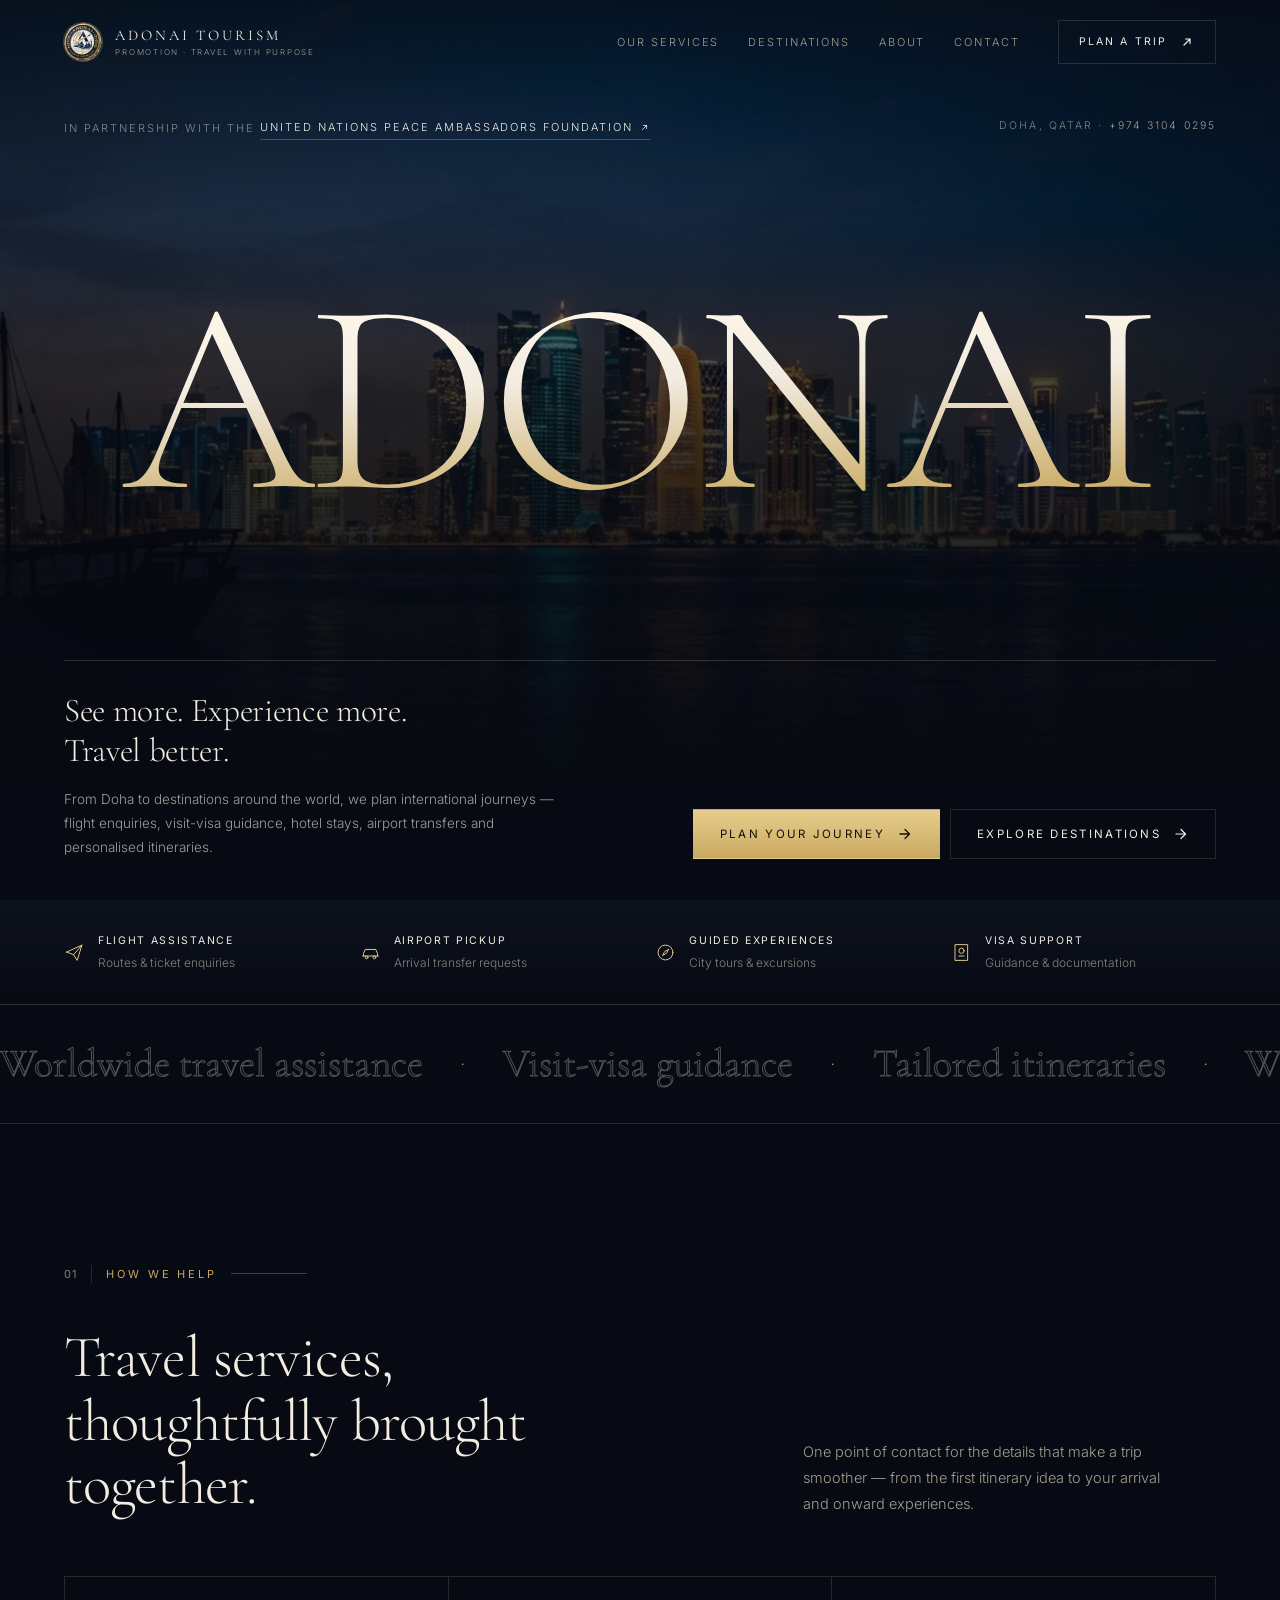
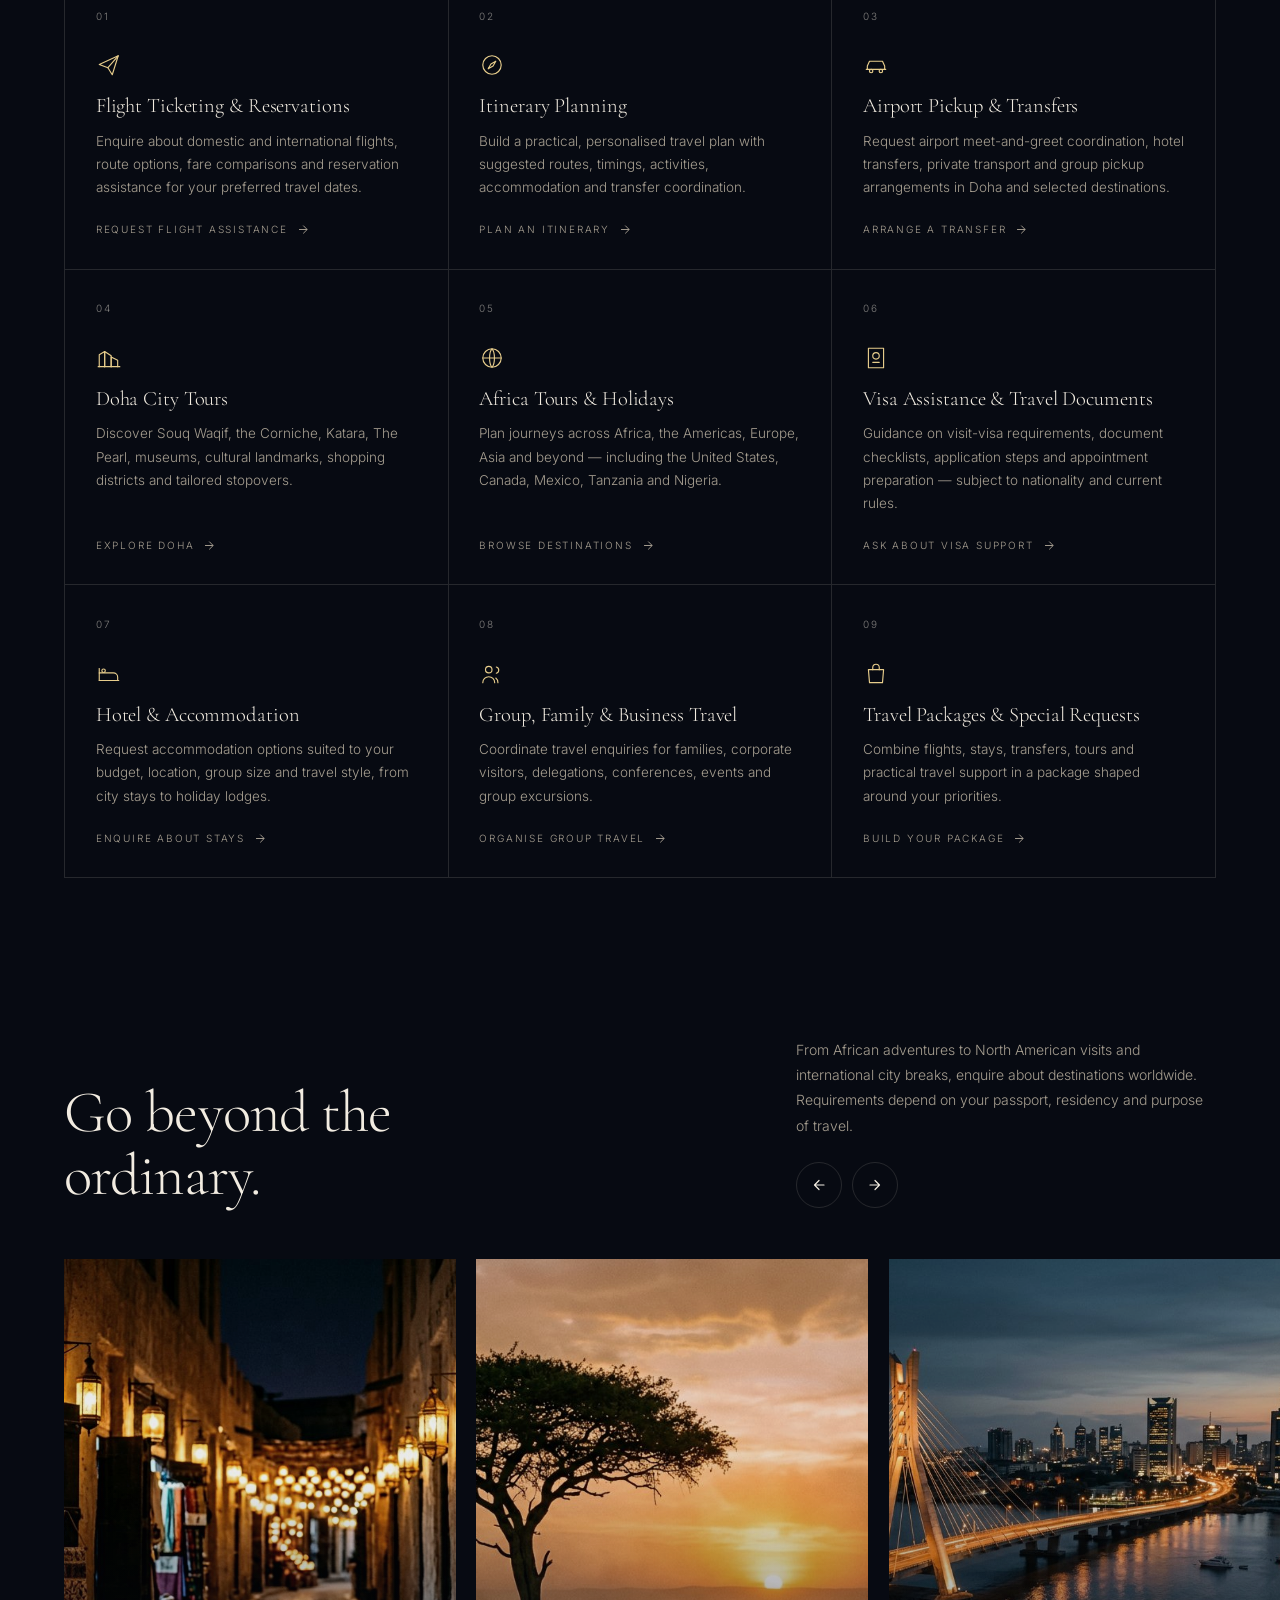
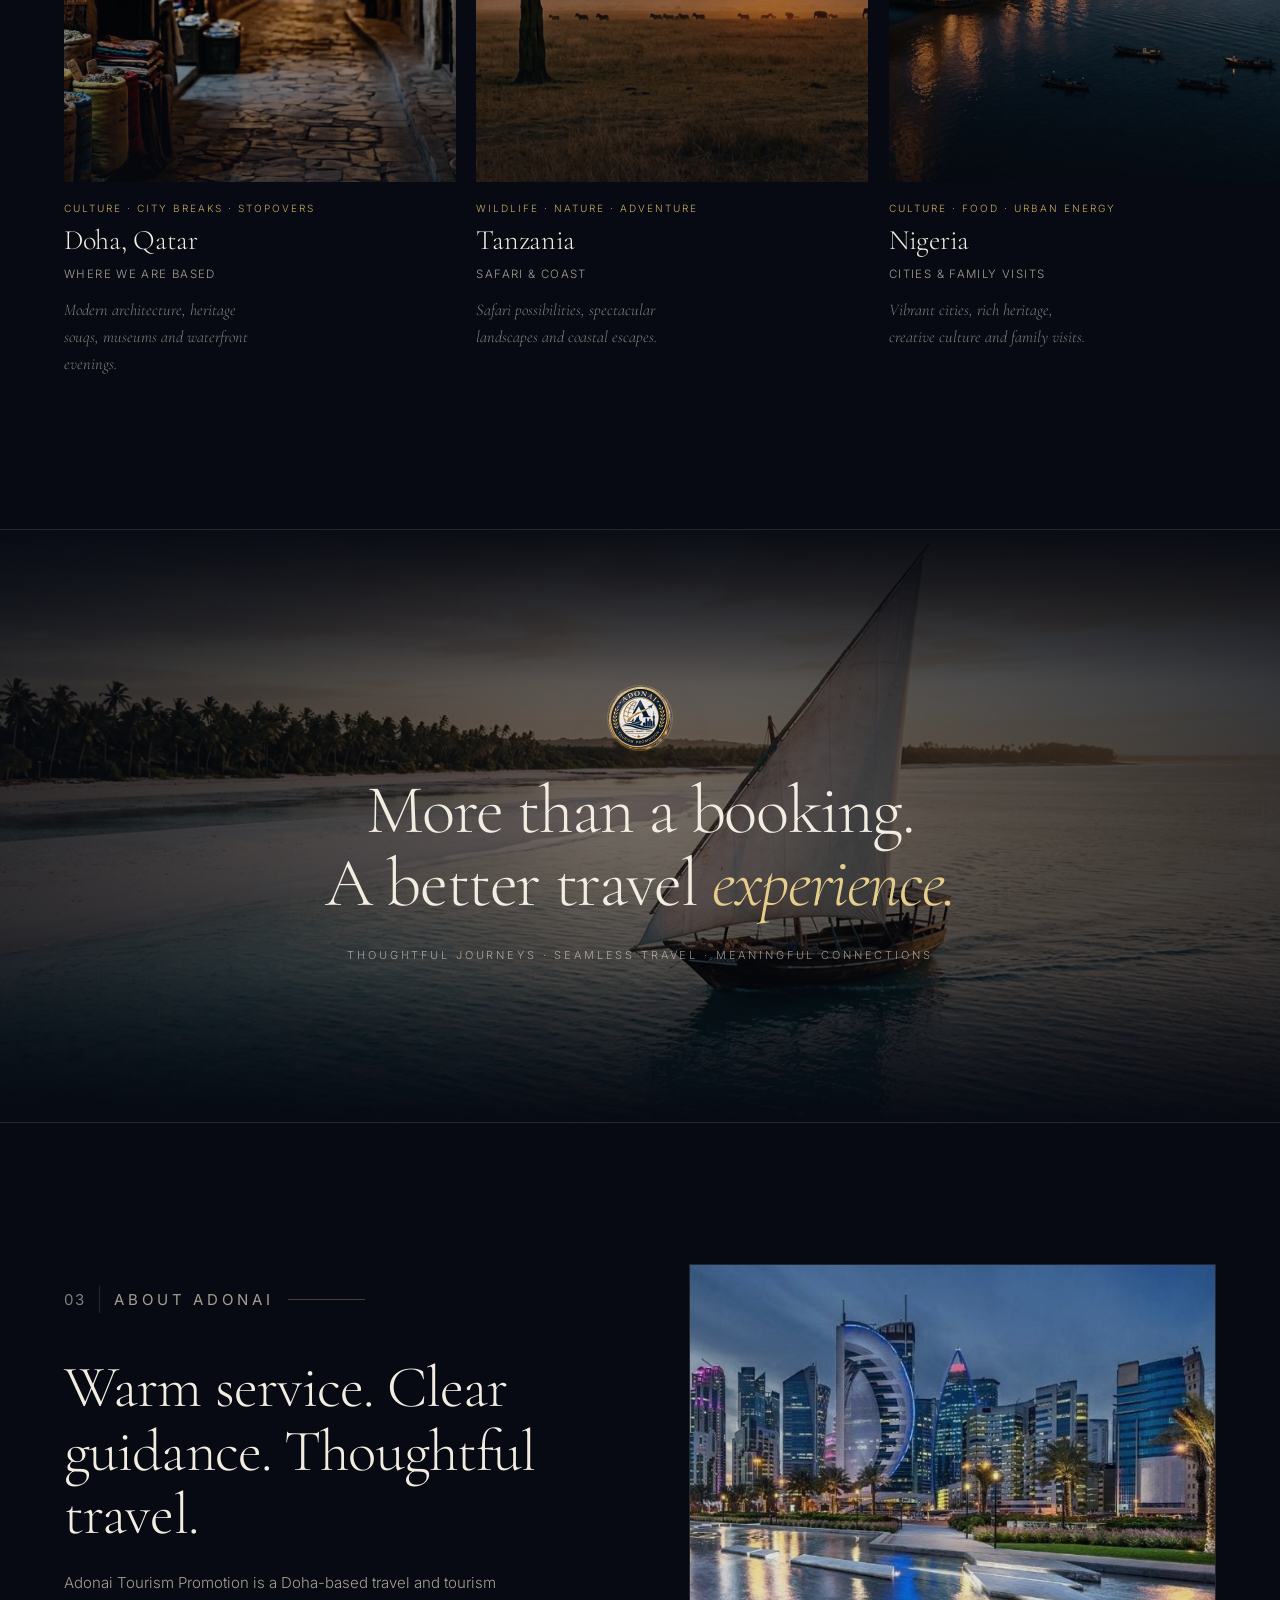
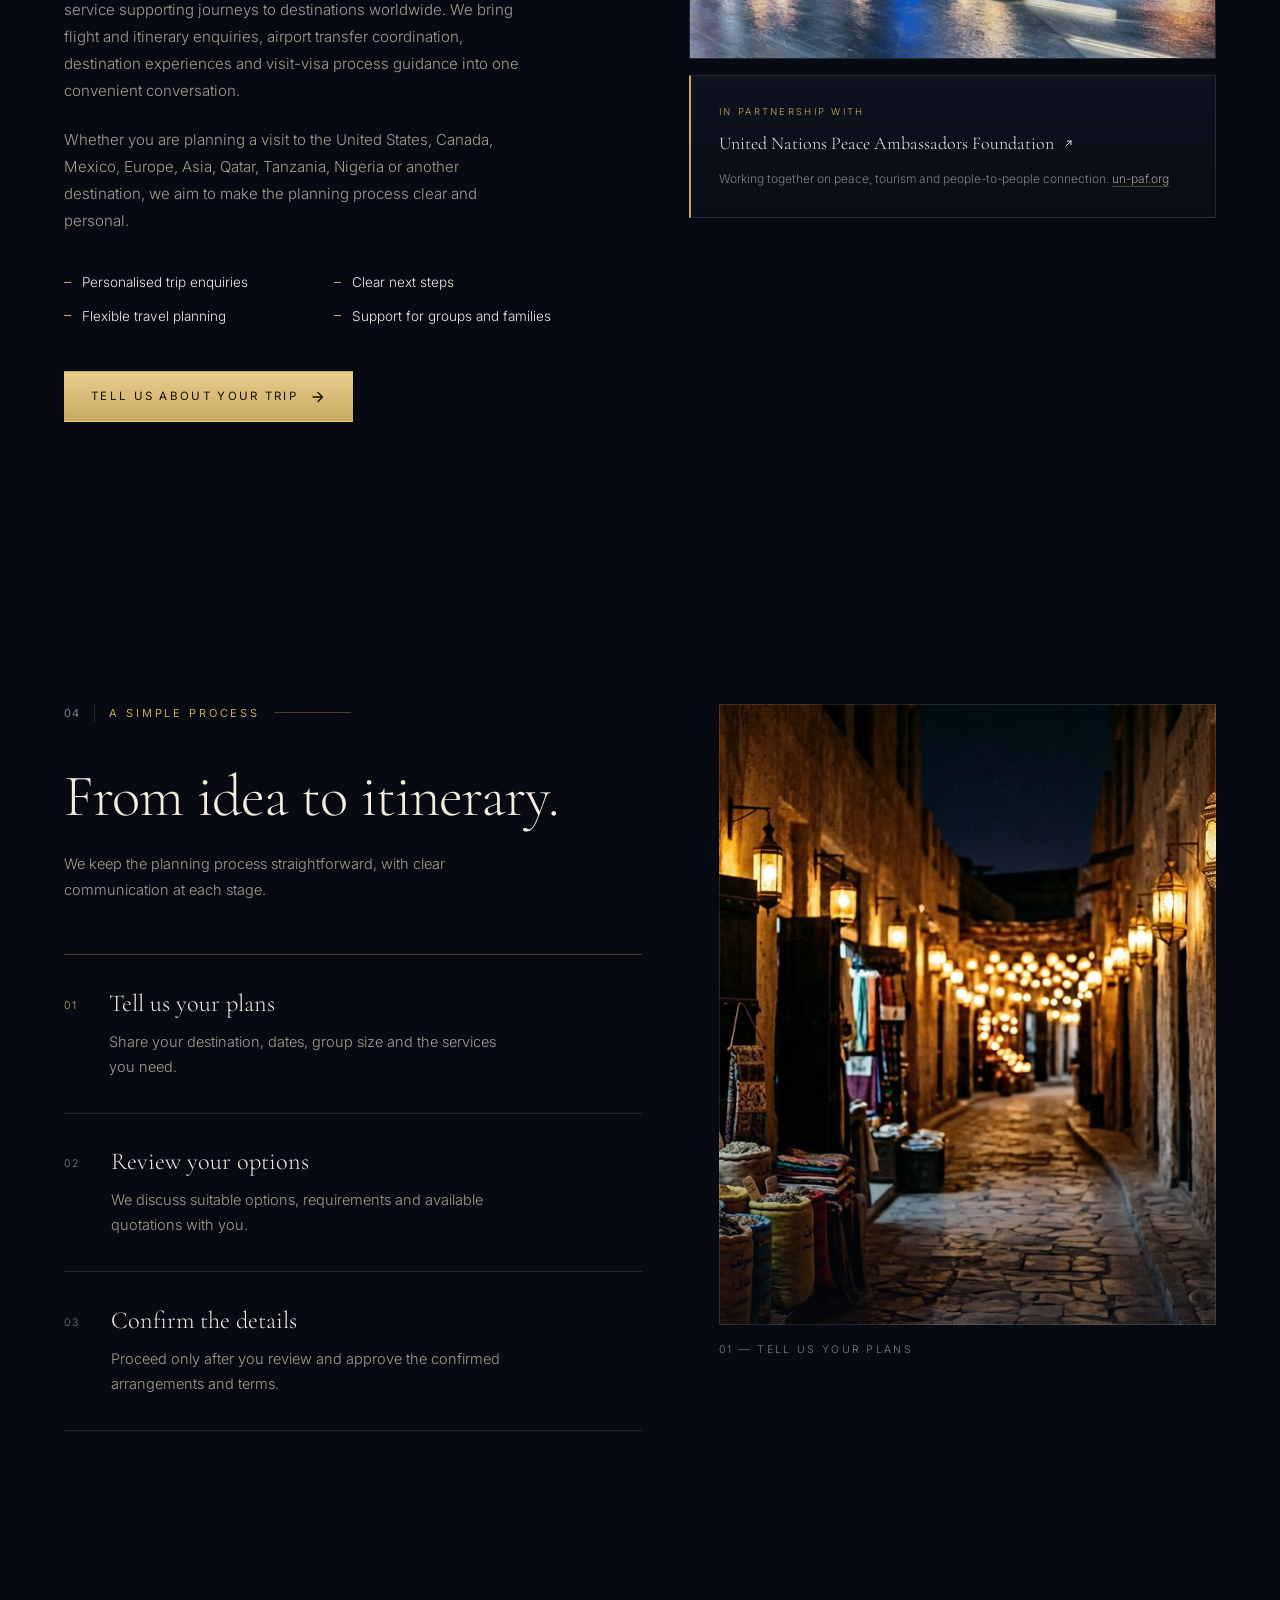
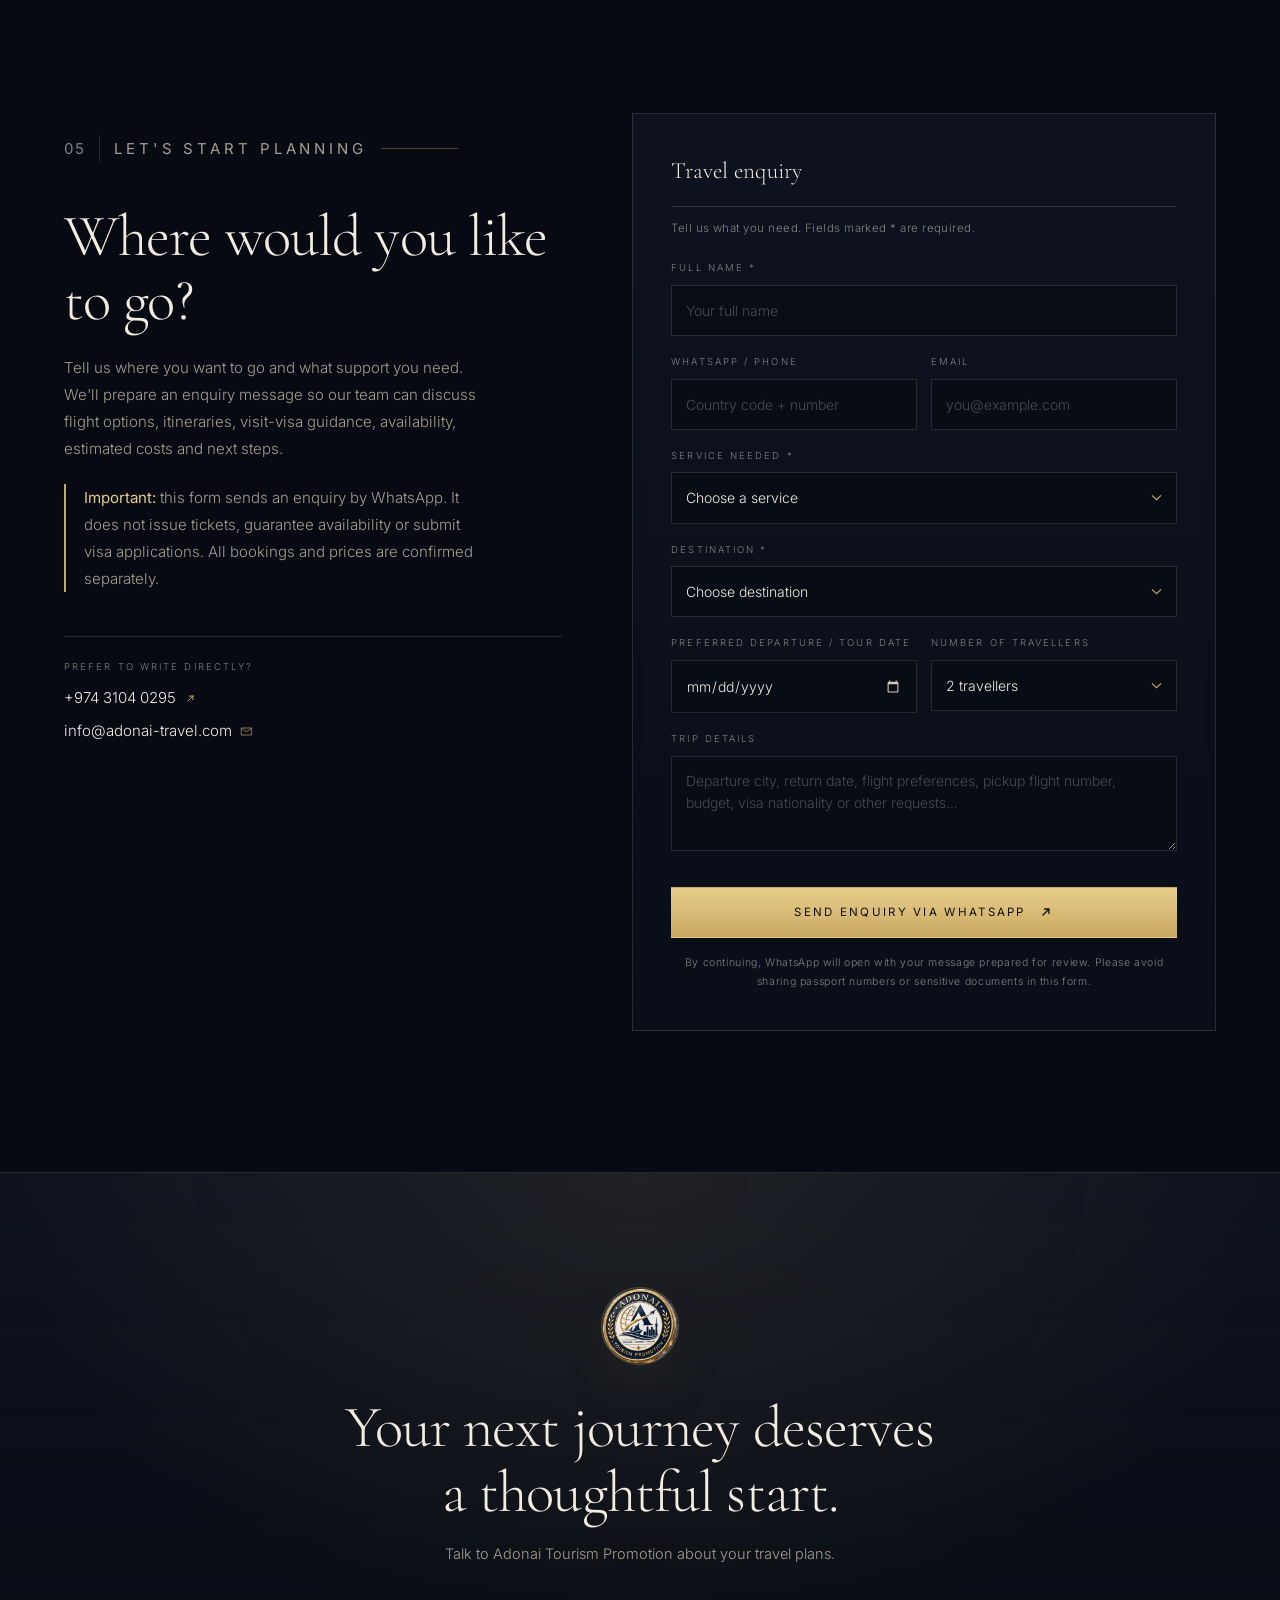
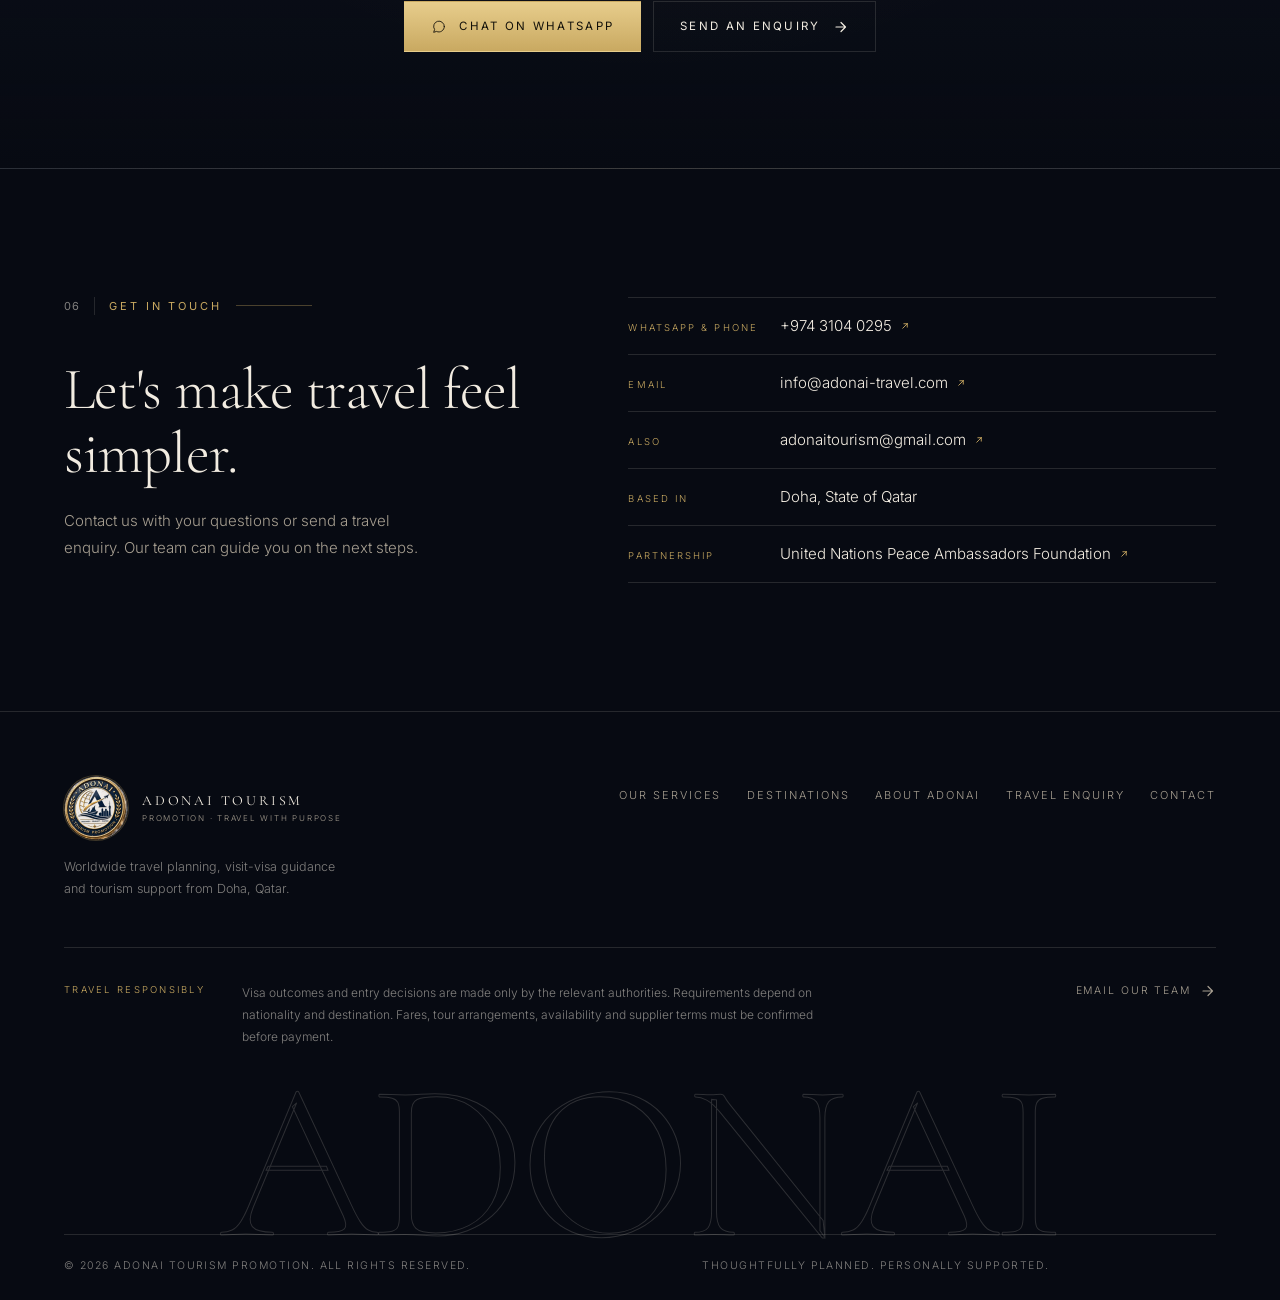
<file: index.html>
<!doctype html>
<html lang="en">
<head>
<meta charset="utf-8">
<meta name="viewport" content="width=device-width, initial-scale=1">
<title>Adonai Tourism Promotion — Thoughtful journeys, seamless travel</title>
<meta name="description" content="Adonai Tourism Promotion, Doha, Qatar: flight enquiries, visit-visa guidance, hotel stays, airport transfers, Doha city tours and personalised itineraries worldwide. In partnership with the United Nations Peace Ambassadors Foundation.">
<meta name="theme-color" content="#070A12">
<meta property="og:type" content="website">
<meta property="og:title" content="Adonai Tourism Promotion — Travel with purpose">
<meta property="og:description" content="Thoughtful journeys. Seamless travel. Meaningful connections. From Doha to destinations around the world.">
<meta property="og:image" content="assets/img/hero-doha.jpg">
<meta name="twitter:card" content="summary_large_image">
<link rel="icon" href="assets/img/logo-round.png">
<link rel="apple-touch-icon" href="assets/img/logo-round.png">
<link rel="preload" as="image" href="assets/img/hero-doha.jpg">
<link rel="stylesheet" href="assets/css/style.css">
<script type="application/ld+json">
{
  "@context": "https://schema.org",
  "@type": "TravelAgency",
  "name": "Adonai Tourism Promotion",
  "slogan": "Thoughtful journeys. Seamless travel. Meaningful connections.",
  "description": "Doha-based travel and tourism service: flight enquiries, visit-visa guidance, hotels, airport transfers, Doha city tours and tailored itineraries worldwide.",
  "url": "https://www.adonai-travel.com",
  "email": "info@adonai-travel.com",
  "telephone": "+974 3104 0295",
  "address": { "@type": "PostalAddress", "addressLocality": "Doha", "addressCountry": "QA" },
  "areaServed": "Worldwide",
  "parentOrganization": { "@type": "Organization", "name": "United Nations Peace Ambassadors Foundation", "url": "https://www.un-paf.org" }
}
</script>
<noscript>
<style>
  .reveal, [data-split] { opacity: 1 !important; transform: none !important; }
  [data-split] .w i { transform: none !important; }
  .loader { display: none !important; }
</style>
</noscript>
</head>
<body>

<a class="skip" href="#main">Skip to content</a>
<div class="progress" aria-hidden="true"><span data-progress></span></div>

<!-- icon sprite -->
<svg width="0" height="0" style="position:absolute" aria-hidden="true" focusable="false">
  <symbol id="i-plane" viewBox="0 0 24 24"><path d="M3 11.5 20.5 3.5 15 21l-4-6.5L3 11.5Z"/><path d="M11 14.5 20.5 3.5"/></symbol>
  <symbol id="i-compass" viewBox="0 0 24 24"><circle cx="12" cy="12" r="8.5"/><path d="M15.5 8.5 13 13l-4.5 2.5L11 11l4.5-2.5Z"/></symbol>
  <symbol id="i-car" viewBox="0 0 24 24"><path d="M4 16v-3l2-4.5h12L20 13v3"/><path d="M3 16h18"/><circle cx="7.5" cy="17.6" r="1.6"/><circle cx="16.5" cy="17.6" r="1.6"/></symbol>
  <symbol id="i-city" viewBox="0 0 24 24"><path d="M3 20V9l5-3v14"/><path d="M8 20V6l6 4v10"/><path d="M14 20V11l6 3v6"/><path d="M2 20h20"/></symbol>
  <symbol id="i-globe" viewBox="0 0 24 24"><circle cx="12" cy="12" r="8.5"/><path d="M3.5 12h17"/><path d="M12 3.5c3 3 3 14 0 17-3-3-3-14 0-17Z"/></symbol>
  <symbol id="i-passport" viewBox="0 0 24 24"><rect x="5" y="3" width="14" height="18"/><circle cx="12" cy="10" r="3"/><path d="M9 16h6"/></symbol>
  <symbol id="i-bed" viewBox="0 0 24 24"><path d="M3 18v-7h13a4 4 0 0 1 4 4v3"/><path d="M3 18h18"/><path d="M3 11V7"/><circle cx="7" cy="9" r="1.6"/></symbol>
  <symbol id="i-users" viewBox="0 0 24 24"><circle cx="9" cy="8" r="3"/><path d="M3.5 20a5.5 5.5 0 0 1 11 0"/><path d="M16 5.5a3 3 0 0 1 0 5.8"/><path d="M17.5 20a5.5 5.5 0 0 0-2-4.3"/></symbol>
  <symbol id="i-bag" viewBox="0 0 24 24"><path d="M5 8h14l-1 12H6L5 8Z"/><path d="M9 8V6a3 3 0 0 1 6 0v2"/></symbol>
  <symbol id="i-chat" viewBox="0 0 24 24"><path d="M20 11.5a8 8 0 0 1-11.6 7.1L4 20l1.4-4.3A8 8 0 1 1 20 11.5Z"/></symbol>
  <symbol id="i-arrow" viewBox="0 0 16 16"><path d="M3 8h9M8 3.5 12.5 8 8 12.5"/></symbol>
  <symbol id="i-out" viewBox="0 0 16 16"><path d="M5 11 11 5M11 5H6.5M11 5v4.5"/></symbol>
  <symbol id="i-mail" viewBox="0 0 24 24"><rect x="3" y="5.5" width="18" height="13"/><path d="m3.5 6.5 8.5 6 8.5-6"/></symbol>
</svg>

<!-- ══ Preloader ══ -->
<div class="loader" data-loader aria-hidden="true">
  <img src="assets/img/logo-round.png" alt="" width="120" height="120">
  <div class="loader__line"><span></span></div>
</div>

<!-- ══ Nav ══ -->
<header class="nav" data-nav>
  <a class="nav__brand" href="#top" aria-label="Adonai Tourism Promotion — home">
    <img src="assets/img/logo.jpg" alt="" width="44" height="44" class="nav__crest">
    <span class="nav__words">
      <strong>ADONAI TOURISM</strong>
      <em>Promotion · Travel with purpose</em>
    </span>
  </a>

  <nav class="nav__links" aria-label="Primary">
    <a href="#services">Our services</a>
    <a href="#destinations">Destinations</a>
    <a href="#about">About</a>
    <a href="#contact">Contact</a>
  </nav>

  <a class="btn btn--ghost nav__cta" href="#enquiry">
    <span>Plan a trip</span>
    <svg class="ico" aria-hidden="true"><use href="#i-out"/></svg>
  </a>

  <button class="nav__burger" data-menu-open aria-label="Open menu" aria-expanded="false">
    <span></span><span></span>
  </button>
</header>

<!-- ══ Mobile menu ══ -->
<div class="menu" data-menu aria-hidden="true">
  <div class="menu__head">
    <img src="assets/img/logo-round.png" alt="" width="56" height="56">
    <button class="menu__close" data-menu-close aria-label="Close menu">Close</button>
  </div>
  <nav class="menu__links" aria-label="Mobile">
    <a href="#services"><i>01</i>Our services</a>
    <a href="#destinations"><i>02</i>Destinations</a>
    <a href="#about"><i>03</i>About Adonai</a>
    <a href="#enquiry"><i>04</i>Travel enquiry</a>
    <a href="#contact"><i>05</i>Contact</a>
  </nav>
  <div class="menu__foot">
    <a href="tel:+97431040295">+974 3104 0295</a>
    <a href="mailto:info@adonai-travel.com">info@adonai-travel.com</a>
    <p>Doha, State of Qatar · Travel with purpose</p>
  </div>
</div>

<main id="main">

<!-- ══ Hero ══ -->
<section class="hero" id="top">
  <div class="hero__media" data-parallax="0.18">
    <img src="assets/img/hero-doha.jpg" alt="The Doha skyline at blue hour across the Corniche, with a traditional dhow in the foreground" fetchpriority="high">
  </div>
  <div class="hero__veil" aria-hidden="true"></div>

  <div class="hero__inner">
    <div class="hero__top">
      <p class="partner">
        In partnership with the
        <a href="https://www.un-paf.org" target="_blank" rel="noopener">United Nations Peace Ambassadors Foundation<svg class="ico" aria-hidden="true"><use href="#i-out"/></svg></a>
      </p>
      <p class="hero__note">Doha, Qatar · <a href="tel:+97431040295">+974 3104 0295</a></p>
    </div>

    <h1 class="monument" aria-label="Adonai">ADONAI</h1>

    <div class="hero__foot">
      <div class="hero__say">
        <p class="hero__statement">See more. Experience more.<br>Travel better.</p>
        <p class="hero__lede">
          From Doha to destinations around the world, we plan international journeys —
          flight enquiries, visit-visa guidance, hotel stays, airport transfers and
          personalised itineraries.
        </p>
      </div>
      <div class="hero__acts">
        <a class="btn btn--gold" href="#enquiry">
          <span>Plan your journey</span>
          <svg class="ico" aria-hidden="true"><use href="#i-arrow"/></svg>
        </a>
        <a class="btn btn--ghost" href="#destinations">
          <span>Explore destinations</span>
          <svg class="ico" aria-hidden="true"><use href="#i-arrow"/></svg>
        </a>
      </div>
    </div>
  </div>
</section>

<!-- ══ Service strip ══ -->
<section class="strip" aria-label="At a glance">
  <ul class="wrap strip__row">
    <li class="reveal">
      <svg class="ico" aria-hidden="true"><use href="#i-plane"/></svg>
      <div><b>Flight assistance</b><span>Routes &amp; ticket enquiries</span></div>
    </li>
    <li class="reveal">
      <svg class="ico" aria-hidden="true"><use href="#i-car"/></svg>
      <div><b>Airport pickup</b><span>Arrival transfer requests</span></div>
    </li>
    <li class="reveal">
      <svg class="ico" aria-hidden="true"><use href="#i-compass"/></svg>
      <div><b>Guided experiences</b><span>City tours &amp; excursions</span></div>
    </li>
    <li class="reveal">
      <svg class="ico" aria-hidden="true"><use href="#i-passport"/></svg>
      <div><b>Visa support</b><span>Guidance &amp; documentation</span></div>
    </li>
  </ul>
</section>

<!-- ══ Marquee ══ -->
<div class="marquee" aria-hidden="true">
  <div class="marquee__row" data-marquee>
    <span>Worldwide travel assistance</span><b>·</b><span>Visit-visa guidance</span><b>·</b><span>Tailored itineraries</span><b>·</b>
    <span>Worldwide travel assistance</span><b>·</b><span>Visit-visa guidance</span><b>·</b><span>Tailored itineraries</span><b>·</b>
  </div>
</div>

<!-- ══ Services ══ -->
<section class="services" id="services">
  <div class="wrap">
    <div class="services__head">
      <div>
        <p class="label reveal"><i>01</i>How we help</p>
        <h2 class="h2 reveal">Travel services, thoughtfully brought together.</h2>
      </div>
      <p class="services__intro reveal">
        One point of contact for the details that make a trip smoother — from the first
        itinerary idea to your arrival and onward experiences.
      </p>
    </div>

    <ul class="sgrid">
      <li class="s reveal">
        <a href="#enquiry" data-service="Flight Ticketing & Reservations">
          <span class="s__n">01</span>
          <svg class="ico s__ico" aria-hidden="true"><use href="#i-plane"/></svg>
          <h3>Flight Ticketing &amp; Reservations</h3>
          <p>Enquire about domestic and international flights, route options, fare comparisons and reservation assistance for your preferred travel dates.</p>
          <span class="s__go">Request flight assistance <svg class="ico" aria-hidden="true"><use href="#i-arrow"/></svg></span>
        </a>
      </li>
      <li class="s reveal">
        <a href="#enquiry" data-service="Itinerary Planning">
          <span class="s__n">02</span>
          <svg class="ico s__ico" aria-hidden="true"><use href="#i-compass"/></svg>
          <h3>Itinerary Planning</h3>
          <p>Build a practical, personalised travel plan with suggested routes, timings, activities, accommodation and transfer coordination.</p>
          <span class="s__go">Plan an itinerary <svg class="ico" aria-hidden="true"><use href="#i-arrow"/></svg></span>
        </a>
      </li>
      <li class="s reveal">
        <a href="#enquiry" data-service="Airport Pickup & Transfers">
          <span class="s__n">03</span>
          <svg class="ico s__ico" aria-hidden="true"><use href="#i-car"/></svg>
          <h3>Airport Pickup &amp; Transfers</h3>
          <p>Request airport meet-and-greet coordination, hotel transfers, private transport and group pickup arrangements in Doha and selected destinations.</p>
          <span class="s__go">Arrange a transfer <svg class="ico" aria-hidden="true"><use href="#i-arrow"/></svg></span>
        </a>
      </li>
      <li class="s reveal">
        <a href="#enquiry" data-service="Doha City Tours">
          <span class="s__n">04</span>
          <svg class="ico s__ico" aria-hidden="true"><use href="#i-city"/></svg>
          <h3>Doha City Tours</h3>
          <p>Discover Souq Waqif, the Corniche, Katara, The Pearl, museums, cultural landmarks, shopping districts and tailored stopovers.</p>
          <span class="s__go">Explore Doha <svg class="ico" aria-hidden="true"><use href="#i-arrow"/></svg></span>
        </a>
      </li>
      <li class="s reveal">
        <a href="#enquiry" data-service="Africa Tours & Holidays">
          <span class="s__n">05</span>
          <svg class="ico s__ico" aria-hidden="true"><use href="#i-globe"/></svg>
          <h3>Africa Tours &amp; Holidays</h3>
          <p>Plan journeys across Africa, the Americas, Europe, Asia and beyond — including the United States, Canada, Mexico, Tanzania and Nigeria.</p>
          <span class="s__go">Browse destinations <svg class="ico" aria-hidden="true"><use href="#i-arrow"/></svg></span>
        </a>
      </li>
      <li class="s reveal">
        <a href="#enquiry" data-service="Visa Assistance & Travel Documents">
          <span class="s__n">06</span>
          <svg class="ico s__ico" aria-hidden="true"><use href="#i-passport"/></svg>
          <h3>Visa Assistance &amp; Travel Documents</h3>
          <p>Guidance on visit-visa requirements, document checklists, application steps and appointment preparation — subject to nationality and current rules.</p>
          <span class="s__go">Ask about visa support <svg class="ico" aria-hidden="true"><use href="#i-arrow"/></svg></span>
        </a>
      </li>
      <li class="s reveal">
        <a href="#enquiry" data-service="Hotel & Accommodation">
          <span class="s__n">07</span>
          <svg class="ico s__ico" aria-hidden="true"><use href="#i-bed"/></svg>
          <h3>Hotel &amp; Accommodation</h3>
          <p>Request accommodation options suited to your budget, location, group size and travel style, from city stays to holiday lodges.</p>
          <span class="s__go">Enquire about stays <svg class="ico" aria-hidden="true"><use href="#i-arrow"/></svg></span>
        </a>
      </li>
      <li class="s reveal">
        <a href="#enquiry" data-service="Group, Family & Business Travel">
          <span class="s__n">08</span>
          <svg class="ico s__ico" aria-hidden="true"><use href="#i-users"/></svg>
          <h3>Group, Family &amp; Business Travel</h3>
          <p>Coordinate travel enquiries for families, corporate visitors, delegations, conferences, events and group excursions.</p>
          <span class="s__go">Organise group travel <svg class="ico" aria-hidden="true"><use href="#i-arrow"/></svg></span>
        </a>
      </li>
      <li class="s reveal">
        <a href="#enquiry" data-service="Travel Packages & Special Requests">
          <span class="s__n">09</span>
          <svg class="ico s__ico" aria-hidden="true"><use href="#i-bag"/></svg>
          <h3>Travel Packages &amp; Special Requests</h3>
          <p>Combine flights, stays, transfers, tours and practical travel support in a package shaped around your priorities.</p>
          <span class="s__go">Build your package <svg class="ico" aria-hidden="true"><use href="#i-arrow"/></svg></span>
        </a>
      </li>
    </ul>
  </div>
</section>

<!-- ══ Destinations ══ -->
<section class="dest" id="destinations">
  <div class="wrap dest__head">
    <div>
      <p class="label reveal"><i>02</i>Destinations</p>
      <h2 class="h2 reveal">Go beyond the ordinary.</h2>
    </div>
    <div class="dest__aside reveal">
      <p>From African adventures to North American visits and international city breaks, enquire about destinations worldwide. Requirements depend on your passport, residency and purpose of travel.</p>
      <div class="rail__nav">
        <button data-rail-prev aria-label="Previous destinations">
          <svg class="ico" aria-hidden="true"><use href="#i-arrow" style="transform:scaleX(-1);transform-origin:center"/></svg>
        </button>
        <button data-rail-next aria-label="Next destinations">
          <svg class="ico" aria-hidden="true"><use href="#i-arrow"/></svg>
        </button>
      </div>
    </div>
  </div>

  <div class="rail" data-rail>
    <ol class="rail__track">

      <li class="card">
        <a href="#enquiry" data-dest="Doha, Qatar">
          <figure class="card__media">
            <img src="assets/img/doha.jpg" alt="Lanterns and stalls glowing in Souq Waqif, Doha, after dark" loading="lazy">
          </figure>
          <div class="card__body">
            <p class="card__idx">Culture · City breaks · Stopovers</p>
            <h3>Doha, Qatar</h3>
            <p class="card__meta">Where we are based</p>
            <p class="card__line">Modern architecture, heritage souqs, museums and waterfront evenings.</p>
            <span class="card__go">Enquire <svg class="ico" aria-hidden="true"><use href="#i-arrow"/></svg></span>
          </div>
        </a>
      </li>

      <li class="card">
        <a href="#enquiry" data-dest="Tanzania">
          <figure class="card__media">
            <img src="assets/img/serengeti.jpg" alt="A lone acacia on the Serengeti plain at sunset" loading="lazy">
          </figure>
          <div class="card__body">
            <p class="card__idx">Wildlife · Nature · Adventure</p>
            <h3>Tanzania</h3>
            <p class="card__meta">Safari &amp; coast</p>
            <p class="card__line">Safari possibilities, spectacular landscapes and coastal escapes.</p>
            <span class="card__go">Enquire <svg class="ico" aria-hidden="true"><use href="#i-arrow"/></svg></span>
          </div>
        </a>
      </li>

      <li class="card">
        <a href="#enquiry" data-dest="Nigeria">
          <figure class="card__media">
            <img src="assets/img/lagos.jpg" alt="The Lekki-Ikoyi bridge and Lagos skyline at dusk" loading="lazy">
          </figure>
          <div class="card__body">
            <p class="card__idx">Culture · Food · Urban energy</p>
            <h3>Nigeria</h3>
            <p class="card__meta">Cities &amp; family visits</p>
            <p class="card__line">Vibrant cities, rich heritage, creative culture and family visits.</p>
            <span class="card__go">Enquire <svg class="ico" aria-hidden="true"><use href="#i-arrow"/></svg></span>
          </div>
        </a>
      </li>

      <li class="card">
        <a href="#enquiry" data-dest="Worldwide (somewhere else)">
          <figure class="card__media">
            <img src="assets/img/worldwide.jpg" alt="A whitewashed cliffside village above the sea at sunset" loading="lazy">
          </figure>
          <div class="card__body">
            <p class="card__idx">International journeys</p>
            <h3>Worldwide Travel</h3>
            <p class="card__meta">Americas · Europe · Asia</p>
            <p class="card__line">Explore the Americas, Europe, Asia, the Middle East and destinations worldwide.</p>
            <span class="card__go">Enquire <svg class="ico" aria-hidden="true"><use href="#i-arrow"/></svg></span>
          </div>
        </a>
      </li>

      <li class="card">
        <a href="#enquiry" data-dest="USA & Canada">
          <figure class="card__media">
            <img src="assets/img/newyork.jpg" alt="Manhattan at blue hour seen across the East River" loading="lazy">
          </figure>
          <div class="card__body">
            <p class="card__idx">Americas · Visit enquiries</p>
            <h3>USA &amp; Canada</h3>
            <p class="card__meta">Visit-visa guidance</p>
            <p class="card__line">Travel planning and visit-visa application guidance.</p>
            <span class="card__go">Enquire <svg class="ico" aria-hidden="true"><use href="#i-arrow"/></svg></span>
          </div>
        </a>
      </li>

      <li class="card">
        <a href="#enquiry" data-dest="Mexico & Beyond">
          <figure class="card__media">
            <img src="assets/img/tulum.jpg" alt="Turquoise Caribbean water and palms at Tulum, Mexico" loading="lazy">
          </figure>
          <div class="card__body">
            <p class="card__idx">North America</p>
            <h3>Mexico &amp; Beyond</h3>
            <p class="card__meta">Routes &amp; holiday plans</p>
            <p class="card__line">Ask about travel requirements, routes and holiday plans.</p>
            <span class="card__go">Enquire <svg class="ico" aria-hidden="true"><use href="#i-arrow"/></svg></span>
          </div>
        </a>
      </li>

    </ol>
  </div>
</section>

<!-- ══ Full-bleed band ══ -->
<section class="band">
  <div class="band__media" data-parallax="0.1">
    <img src="assets/img/zanzibar.jpg" alt="A dhow under sail on turquoise water" loading="lazy">
  </div>
  <div class="band__veil" aria-hidden="true"></div>
  <div class="wrap band__inner">
    <img class="band__crest" src="assets/img/logo-round.png" alt="" width="72" height="72" loading="lazy">
    <p class="band__line">More than a booking.<br>A better travel <em>experience.</em></p>
    <p class="band__sub">Thoughtful journeys · Seamless travel · Meaningful connections</p>
  </div>
</section>

<!-- ══ About ══ -->
<section class="about" id="about">
  <div class="wrap about__grid">
    <div class="about__copy">
      <p class="label reveal"><i>03</i>About Adonai</p>
      <h2 class="h2 reveal">Warm service. Clear guidance. Thoughtful travel.</h2>
      <p class="reveal">
        Adonai Tourism Promotion is a Doha-based travel and tourism service supporting
        journeys to destinations worldwide. We bring flight and itinerary enquiries,
        airport transfer coordination, destination experiences and visit-visa process
        guidance into one convenient conversation.
      </p>
      <p class="reveal">
        Whether you are planning a visit to the United States, Canada, Mexico, Europe,
        Asia, Qatar, Tanzania, Nigeria or another destination, we aim to make the
        planning process clear and personal.
      </p>

      <ul class="about__list">
        <li class="reveal">Personalised trip enquiries</li>
        <li class="reveal">Clear next steps</li>
        <li class="reveal">Flexible travel planning</li>
        <li class="reveal">Support for groups and families</li>
      </ul>

      <a class="btn btn--gold reveal" href="#enquiry">
        <span>Tell us about your trip</span>
        <svg class="ico" aria-hidden="true"><use href="#i-arrow"/></svg>
      </a>
    </div>

    <div class="about__media">
      <figure class="about__img reveal">
        <img src="assets/img/doha-banner.jpg" alt="The Doha skyline reflected in the water at dusk" loading="lazy">
      </figure>
      <aside class="partnerbox reveal">
        <p class="partnerbox__k">In partnership with</p>
        <a class="partnerbox__org" href="https://www.un-paf.org" target="_blank" rel="noopener">
          United Nations Peace Ambassadors Foundation
          <svg class="ico" aria-hidden="true"><use href="#i-out"/></svg>
        </a>
        <p class="partnerbox__note">Working together on peace, tourism and people-to-people connection. <a href="https://www.un-paf.org" target="_blank" rel="noopener">un-paf.org</a></p>
      </aside>
    </div>
  </div>
</section>

<!-- ══ Process ══ -->
<section class="atelier" id="process">
  <div class="wrap atelier__grid">
    <div class="atelier__copy">
      <p class="label reveal"><i>04</i>A simple process</p>
      <h2 class="h2 reveal">From idea to itinerary.</h2>
      <p class="atelier__intro reveal">
        We keep the planning process straightforward, with clear communication at each stage.
      </p>

      <ol class="steps">
        <li class="step reveal" data-step="0">
          <span class="step__n">01</span>
          <div>
            <h3>Tell us your plans</h3>
            <p>Share your destination, dates, group size and the services you need.</p>
          </div>
        </li>
        <li class="step reveal" data-step="1">
          <span class="step__n">02</span>
          <div>
            <h3>Review your options</h3>
            <p>We discuss suitable options, requirements and available quotations with you.</p>
          </div>
        </li>
        <li class="step reveal" data-step="2">
          <span class="step__n">03</span>
          <div>
            <h3>Confirm the details</h3>
            <p>Proceed only after you review and approve the confirmed arrangements and terms.</p>
          </div>
        </li>
      </ol>
    </div>

    <div class="atelier__media">
      <div class="frames" data-frames>
        <figure data-frame="0" class="is-active"><img src="assets/img/doha.jpg" alt="Souq Waqif, Doha, glowing at night" loading="lazy"></figure>
        <figure data-frame="1"><img src="assets/img/newyork.jpg" alt="Manhattan at blue hour" loading="lazy"></figure>
        <figure data-frame="2"><img src="assets/img/lagos.jpg" alt="Lagos at dusk" loading="lazy"></figure>
      </div>
      <p class="atelier__caption"><span data-caption>01 — Tell us your plans</span></p>
    </div>
  </div>
</section>

<!-- ══ Enquiry ══ -->
<section class="enquiry" id="enquiry">
  <div class="wrap enquiry__grid">

    <div class="enquiry__copy">
      <p class="label reveal"><i>05</i>Let's start planning</p>
      <h2 class="h2 reveal">Where would you like to go?</h2>
      <p class="reveal">
        Tell us where you want to go and what support you need. We'll prepare an enquiry
        message so our team can discuss flight options, itineraries, visit-visa guidance,
        availability, estimated costs and next steps.
      </p>

      <p class="notice reveal">
        <strong>Important:</strong> this form sends an enquiry by WhatsApp. It does not
        issue tickets, guarantee availability or submit visa applications. All bookings
        and prices are confirmed separately.
      </p>

      <div class="enquiry__direct reveal">
        <p>Prefer to write directly?</p>
        <a href="https://wa.me/97431040295" target="_blank" rel="noopener">+974 3104 0295 <svg class="ico" aria-hidden="true"><use href="#i-out"/></svg></a>
        <a href="mailto:info@adonai-travel.com">info@adonai-travel.com <svg class="ico" aria-hidden="true"><use href="#i-mail"/></svg></a>
      </div>
    </div>

    <form class="form reveal" data-form novalidate>
      <p class="form__title">Travel enquiry</p>
      <p class="form__sub">Tell us what you need. Fields marked * are required.</p>

      <div class="field">
        <label for="f-name">Full name *</label>
        <input id="f-name" name="name" type="text" autocomplete="name" required placeholder="Your full name">
      </div>

      <div class="field field--split">
        <div>
          <label for="f-phone">WhatsApp / phone</label>
          <input id="f-phone" name="phone" type="tel" autocomplete="tel" placeholder="Country code + number">
        </div>
        <div>
          <label for="f-email">Email</label>
          <input id="f-email" name="email" type="email" autocomplete="email" placeholder="you@example.com">
        </div>
      </div>

      <div class="field">
        <label for="f-service">Service needed *</label>
        <select id="f-service" name="service" required>
          <option value="">Choose a service</option>
          <option>Flight Ticketing &amp; Reservations</option>
          <option>Itinerary Planning</option>
          <option>Airport Pickup &amp; Transfers</option>
          <option>Doha City Tours</option>
          <option>Africa Tours &amp; Holidays</option>
          <option>Visa Assistance &amp; Travel Documents</option>
          <option>Hotel &amp; Accommodation</option>
          <option>Group, Family &amp; Business Travel</option>
          <option>Travel Packages &amp; Special Requests</option>
          <option>Something else</option>
        </select>
      </div>

      <div class="field">
        <label for="f-dest">Destination *</label>
        <select id="f-dest" name="destination" required>
          <option value="">Choose destination</option>
          <option>Doha, Qatar</option>
          <option>Tanzania</option>
          <option>Nigeria</option>
          <option>USA &amp; Canada</option>
          <option>Mexico &amp; Beyond</option>
          <option>United Kingdom</option>
          <option>Schengen countries</option>
          <option>Worldwide (somewhere else)</option>
          <option>Not sure yet</option>
        </select>
      </div>

      <div class="field field--split">
        <div>
          <label for="f-when">Preferred departure / tour date</label>
          <input id="f-when" name="when" type="date">
        </div>
        <div>
          <label for="f-who">Number of travellers</label>
          <select id="f-who" name="travellers">
            <option>1 traveller</option>
            <option selected>2 travellers</option>
            <option>3 travellers</option>
            <option>4 travellers</option>
            <option>5 travellers</option>
            <option>6–9 travellers</option>
            <option>10+ / group</option>
          </select>
        </div>
      </div>

      <div class="field">
        <label for="f-notes">Trip details</label>
        <textarea id="f-notes" name="notes" rows="3" placeholder="Departure city, return date, flight preferences, pickup flight number, budget, visa nationality or other requests…"></textarea>
      </div>

      <p class="field-error" data-error hidden>Please add your name, and choose a service and destination.</p>

      <button class="btn btn--gold btn--wide" type="submit">
        <span>Send enquiry via WhatsApp</span>
        <svg class="ico" aria-hidden="true"><use href="#i-out"/></svg>
      </button>

      <p class="form__legal">
        By continuing, WhatsApp will open with your message prepared for review. Please
        avoid sharing passport numbers or sensitive documents in this form.
      </p>

      <div class="form__sent" data-sent hidden>
        <p>Your message is ready. If WhatsApp did not open,</p>
        <a class="btn btn--ghost" data-sent-link href="https://wa.me/97431040295" target="_blank" rel="noopener">
          <span>Open WhatsApp</span>
          <svg class="ico" aria-hidden="true"><use href="#i-out"/></svg>
        </a>
      </div>
    </form>

  </div>
</section>

<!-- ══ Closing CTA ══ -->
<section class="cta">
  <div class="wrap cta__inner">
    <a class="cta__crest" href="#top" aria-label="Adonai Tourism Promotion">
      <img src="assets/img/logo-round.png" alt="" width="76" height="76" loading="lazy">
    </a>
    <h2 class="cta__line">Your next journey deserves a thoughtful start.</h2>
    <p class="cta__sub">Talk to Adonai Tourism Promotion about your travel plans.</p>
    <div class="cta__acts">
      <a class="btn btn--gold" href="https://wa.me/97431040295" target="_blank" rel="noopener">
        <svg class="ico" aria-hidden="true"><use href="#i-chat"/></svg>
        <span>Chat on WhatsApp</span>
      </a>
      <a class="btn btn--ghost" href="#enquiry">
        <span>Send an enquiry</span>
        <svg class="ico" aria-hidden="true"><use href="#i-arrow"/></svg>
      </a>
    </div>
  </div>
</section>

<!-- ══ Contact ══ -->
<section class="contact-sec" id="contact">
  <div class="wrap contact-sec__grid">
    <div>
      <p class="label reveal"><i>06</i>Get in touch</p>
      <h2 class="h2 reveal">Let's make travel feel simpler.</h2>
      <p class="contact-sec__intro reveal">
        Contact us with your questions or send a travel enquiry. Our team can guide you
        on the next steps.
      </p>
    </div>

    <ul class="contact">
      <li class="reveal">
        <span>WhatsApp &amp; phone</span>
        <a href="tel:+97431040295">+974 3104 0295 <svg class="ico" aria-hidden="true"><use href="#i-out"/></svg></a>
      </li>
      <li class="reveal">
        <span>Email</span>
        <a href="mailto:info@adonai-travel.com">info@adonai-travel.com <svg class="ico" aria-hidden="true"><use href="#i-out"/></svg></a>
      </li>
      <li class="reveal">
        <span>Also</span>
        <a href="mailto:adonaitourism@gmail.com">adonaitourism@gmail.com <svg class="ico" aria-hidden="true"><use href="#i-out"/></svg></a>
      </li>
      <li class="reveal">
        <span>Based in</span>
        <p>Doha, State of Qatar</p>
      </li>
      <li class="reveal">
        <span>Partnership</span>
        <p><a href="https://www.un-paf.org" target="_blank" rel="noopener">United Nations Peace Ambassadors Foundation <svg class="ico" aria-hidden="true"><use href="#i-out"/></svg></a></p>
      </li>
    </ul>
  </div>
</section>

<!-- ══ Footer ══ -->
<footer class="foot">
  <div class="wrap">
    <div class="foot__top">
      <div class="foot__brandwrap">
        <a class="foot__brand" href="#top" aria-label="Back to top">
          <img src="assets/img/logo-round.png" alt="" width="64" height="64">
          <span><strong>ADONAI TOURISM</strong><em>Promotion · Travel with purpose</em></span>
        </a>
        <p class="foot__blurb">Worldwide travel planning, visit-visa guidance and tourism support from Doha, Qatar.</p>
      </div>

      <nav class="foot__links" aria-label="Footer">
        <a href="#services">Our services</a>
        <a href="#destinations">Destinations</a>
        <a href="#about">About Adonai</a>
        <a href="#enquiry">Travel enquiry</a>
        <a href="#contact">Contact</a>
      </nav>
    </div>

    <div class="foot__note">
      <p class="foot__note-k">Travel responsibly</p>
      <p>Visa outcomes and entry decisions are made only by the relevant authorities. Requirements depend on nationality and destination. Fares, tour arrangements, availability and supplier terms must be confirmed before payment.</p>
      <a href="mailto:info@adonai-travel.com">Email our team <svg class="ico" aria-hidden="true"><use href="#i-arrow"/></svg></a>
    </div>

    <p class="foot__monument" aria-hidden="true">ADONAI</p>

    <div class="foot__bottom">
      <p>© 2026 Adonai Tourism Promotion. All rights reserved.</p>
      <p>Thoughtfully planned. Personally supported.</p>
    </div>
  </div>
</footer>

</main>

<a class="pulse" href="https://wa.me/97431040295" target="_blank" rel="noopener" aria-label="Chat on WhatsApp">
  <svg class="ico" aria-hidden="true"><use href="#i-chat"/></svg>
  <span>WhatsApp</span>
</a>

<script src="assets/js/main.js" defer></script>
</body>
</html>
</file>
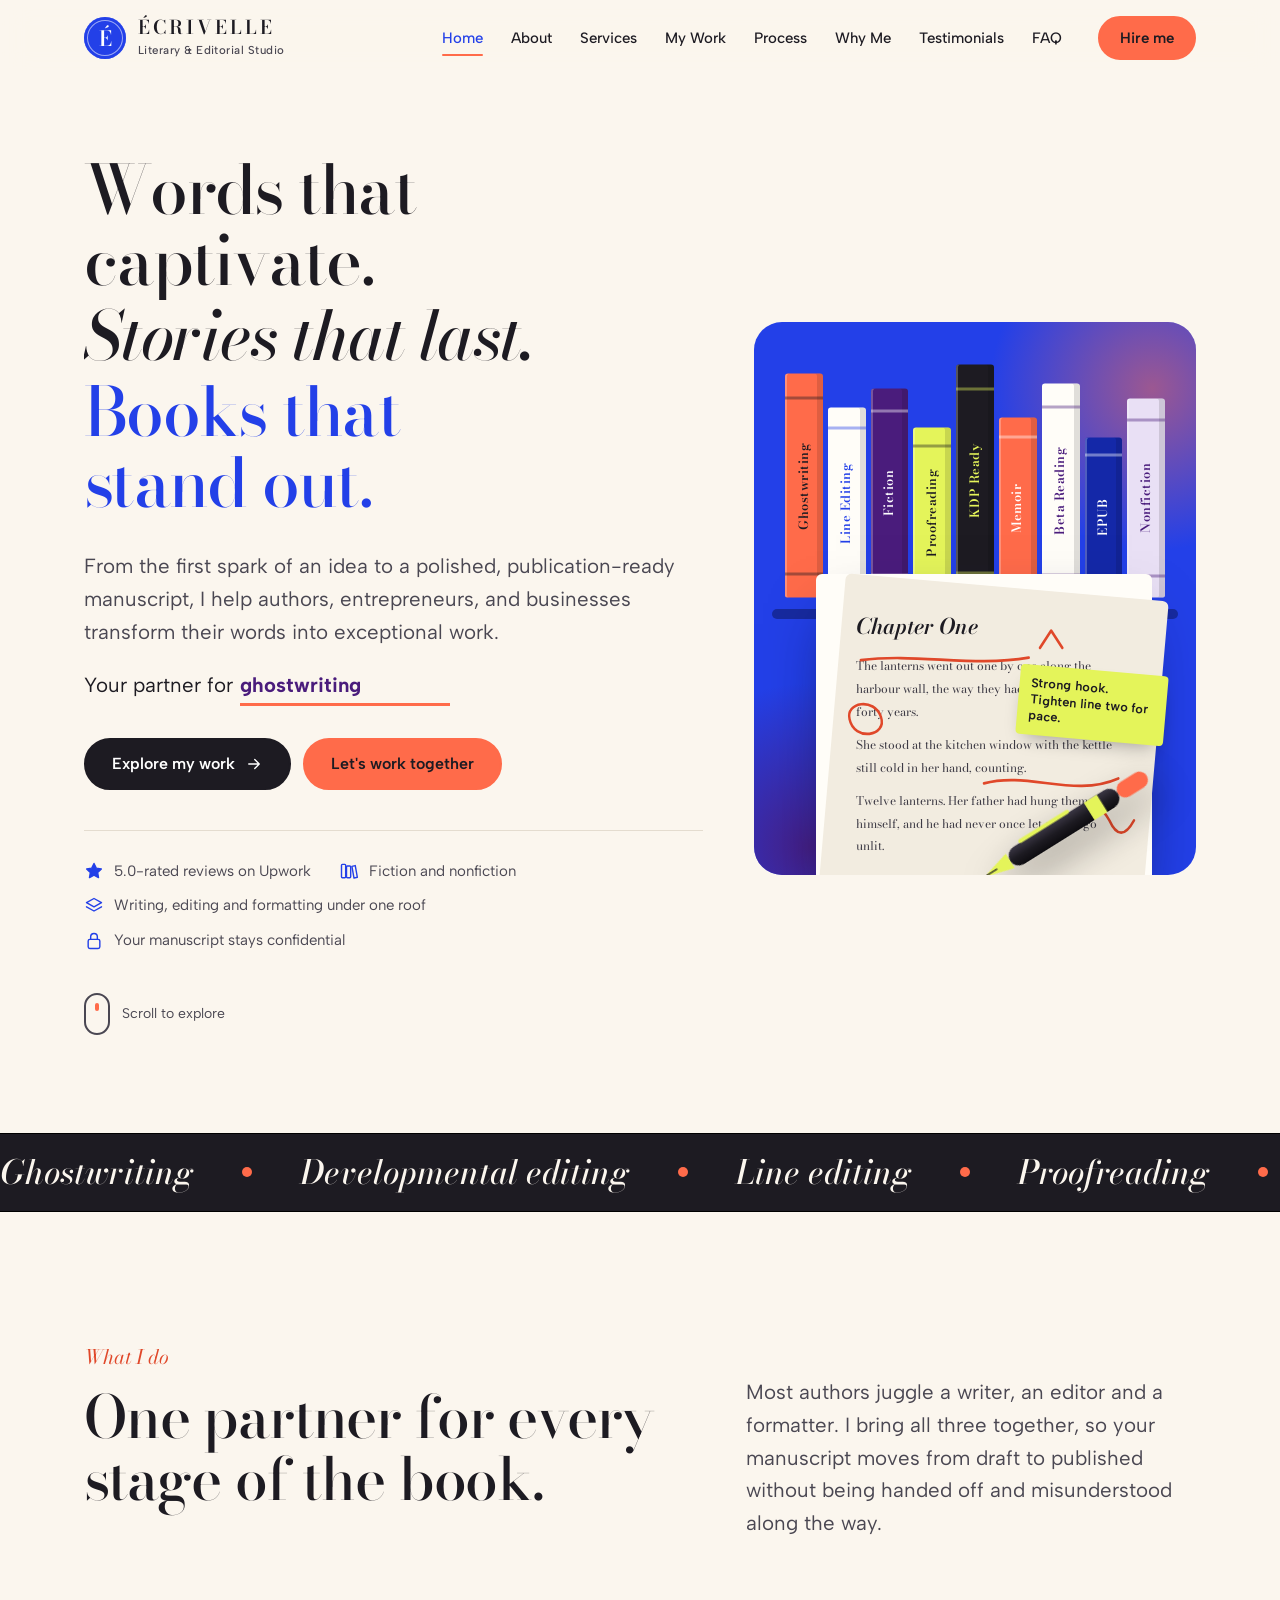
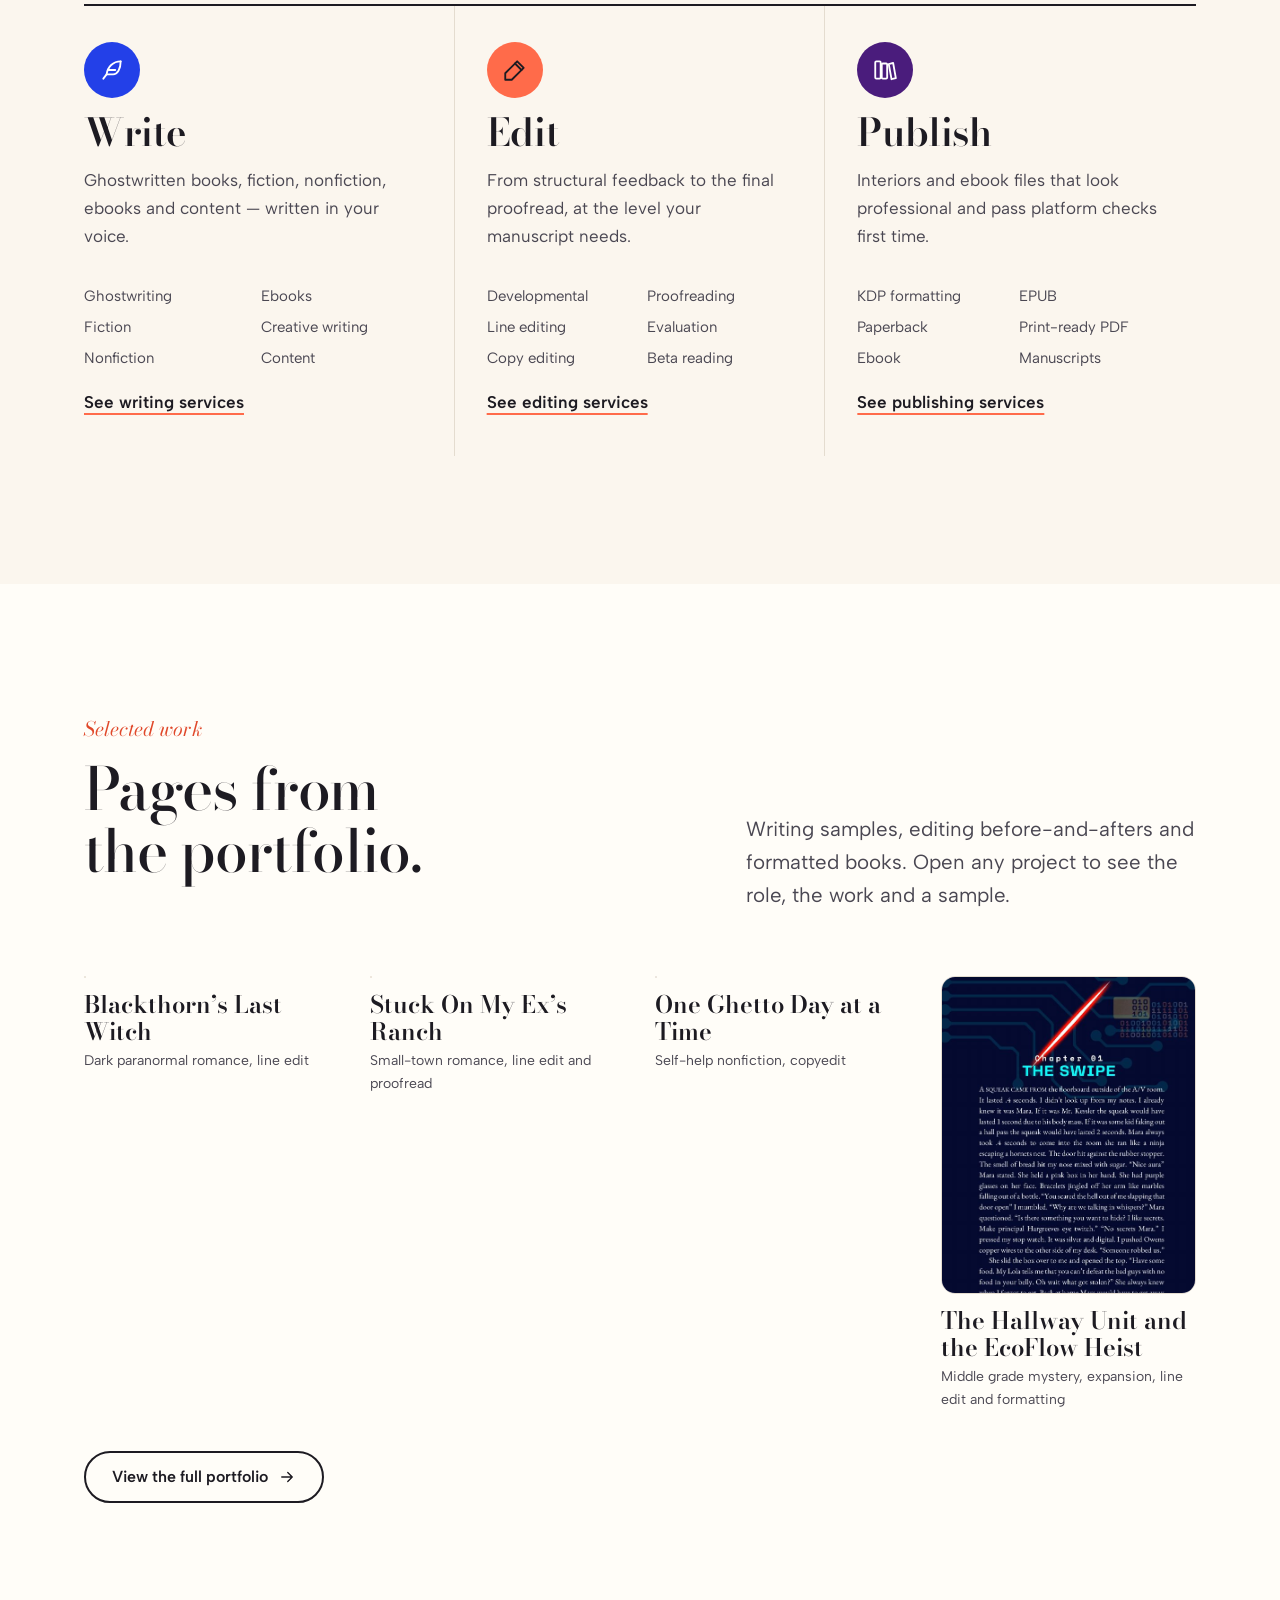
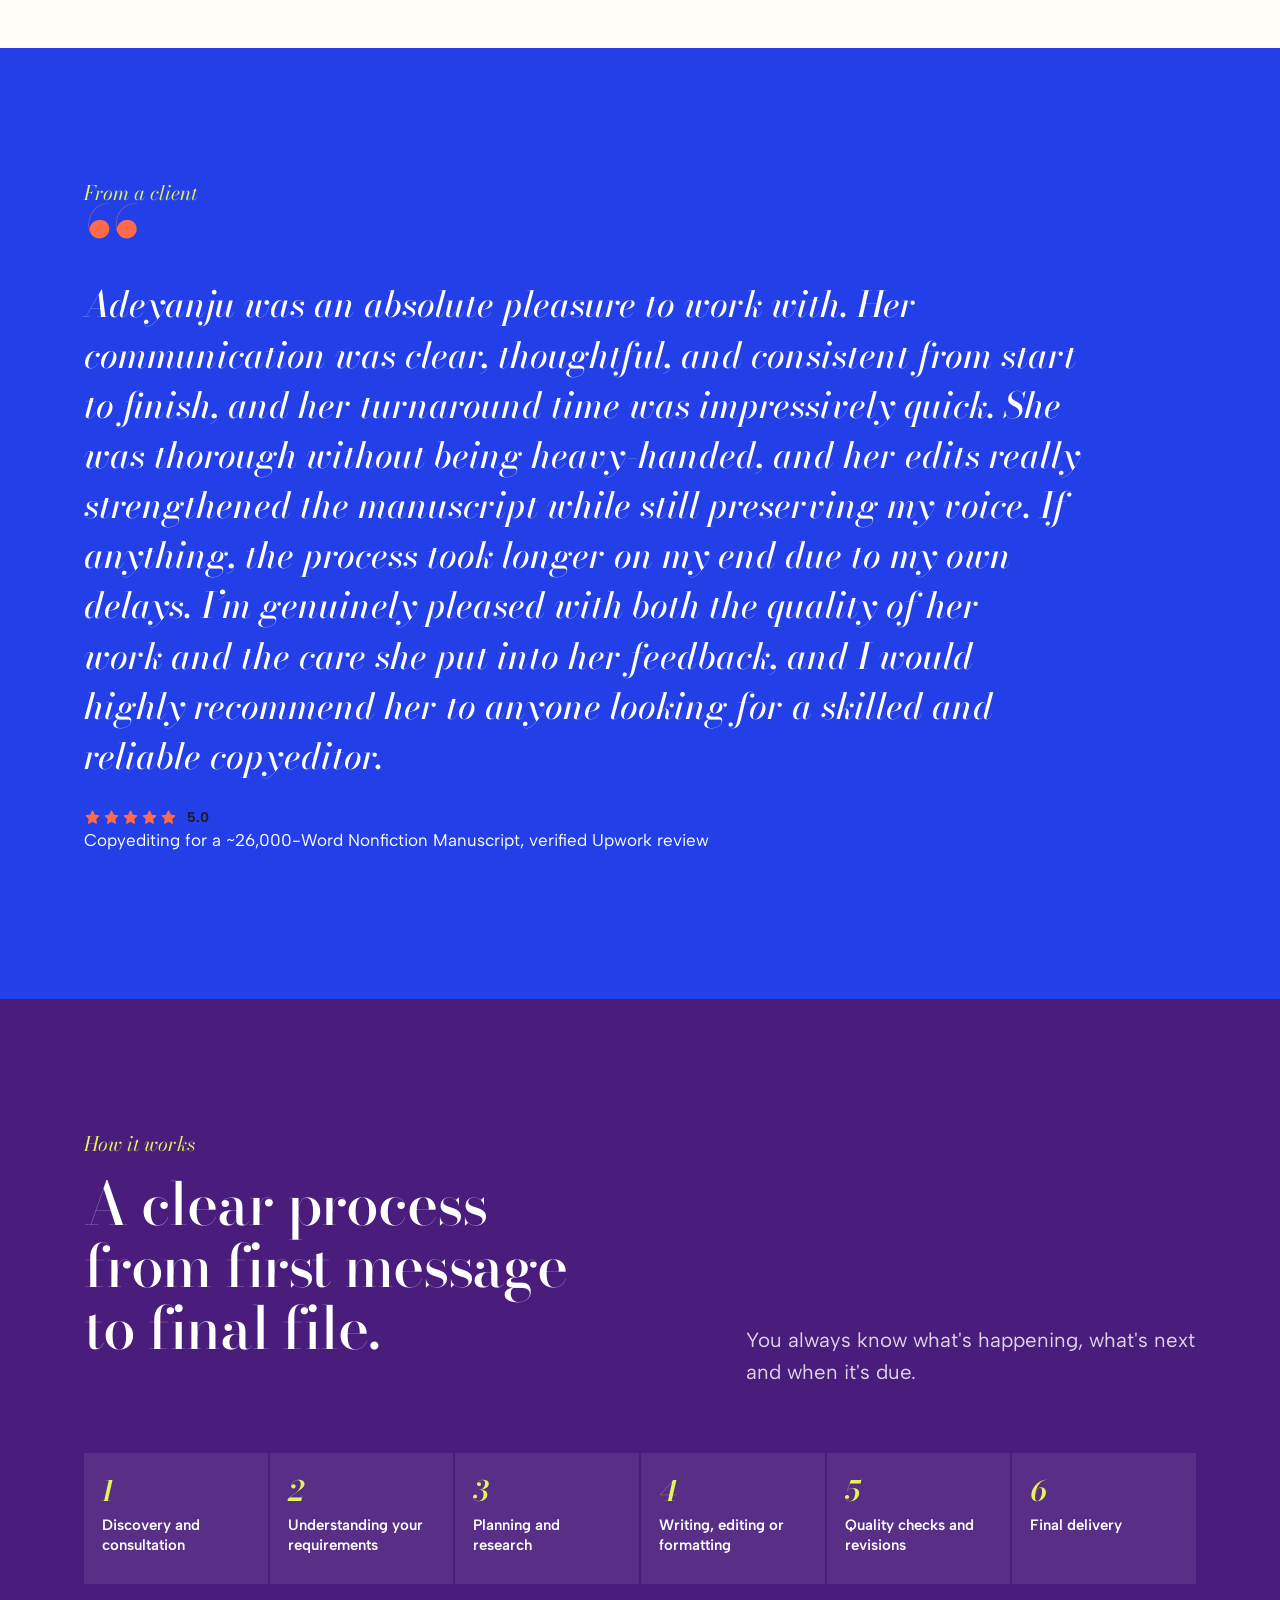
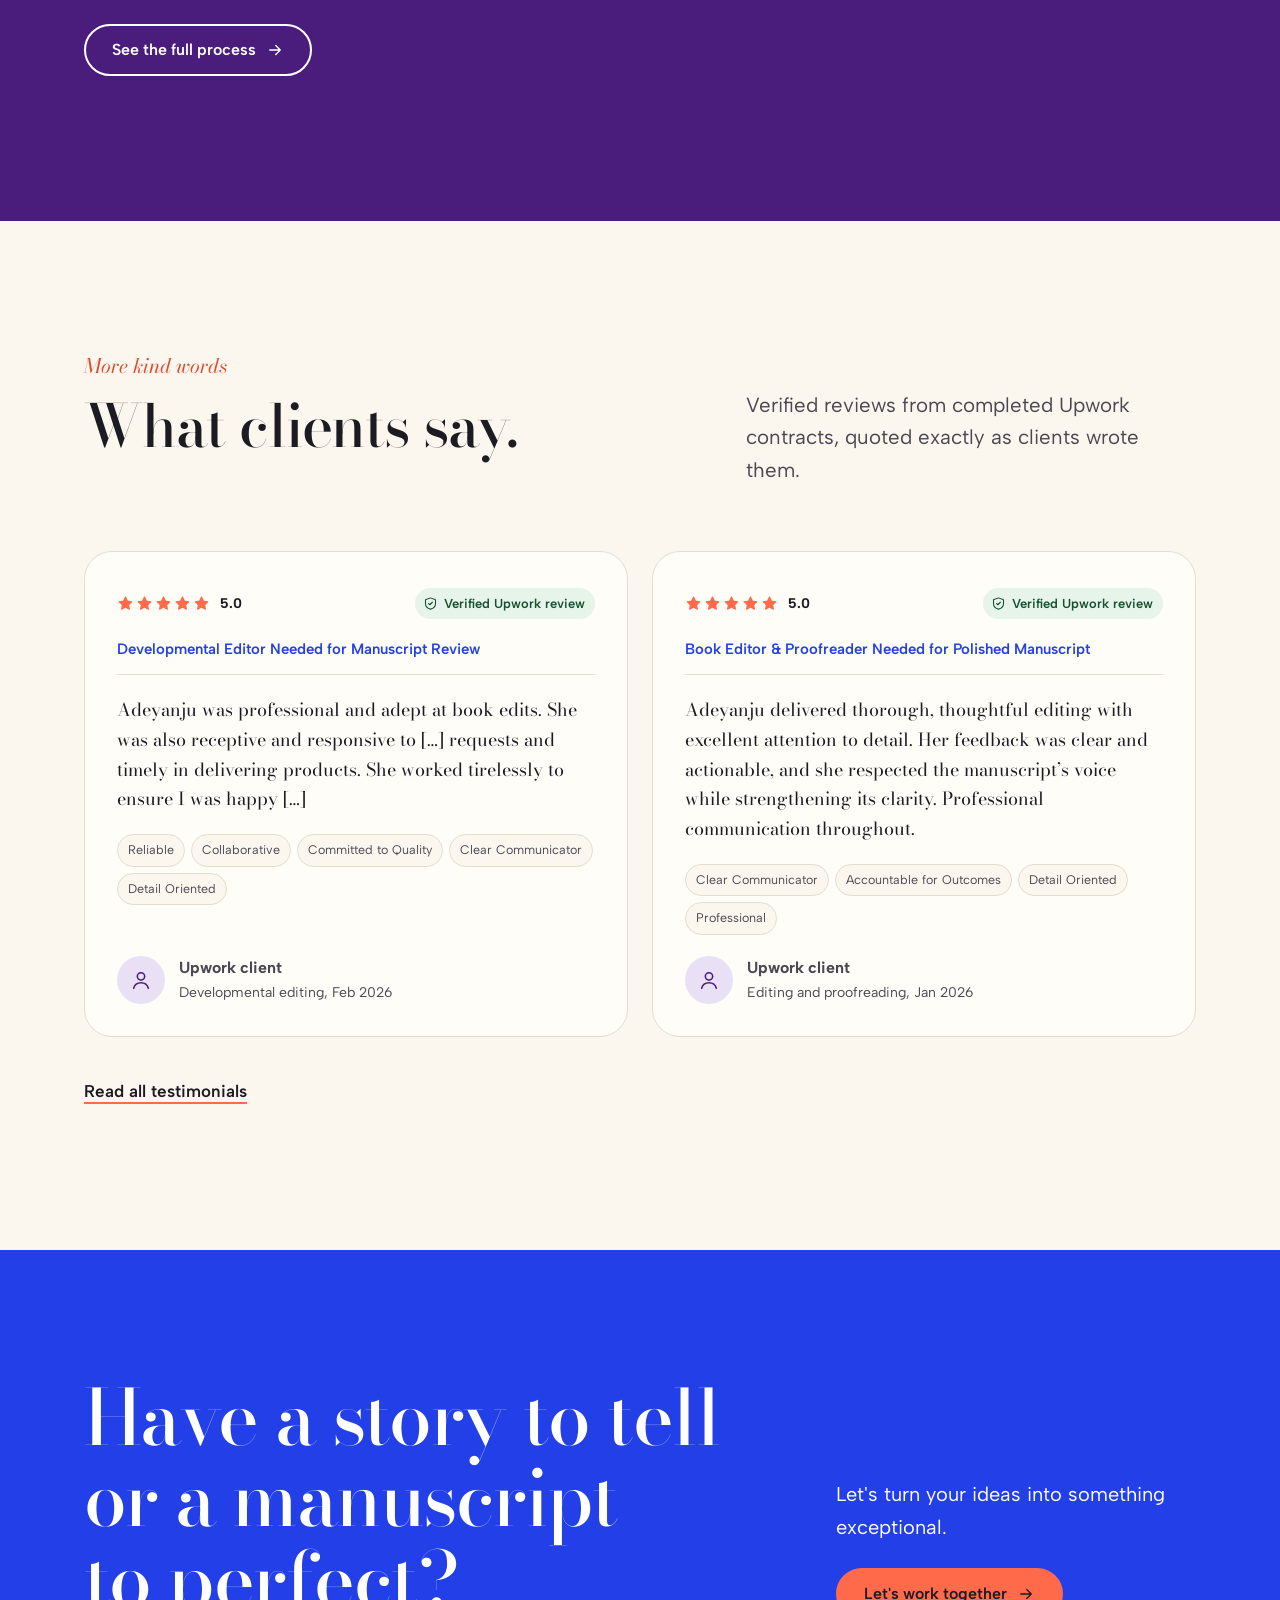
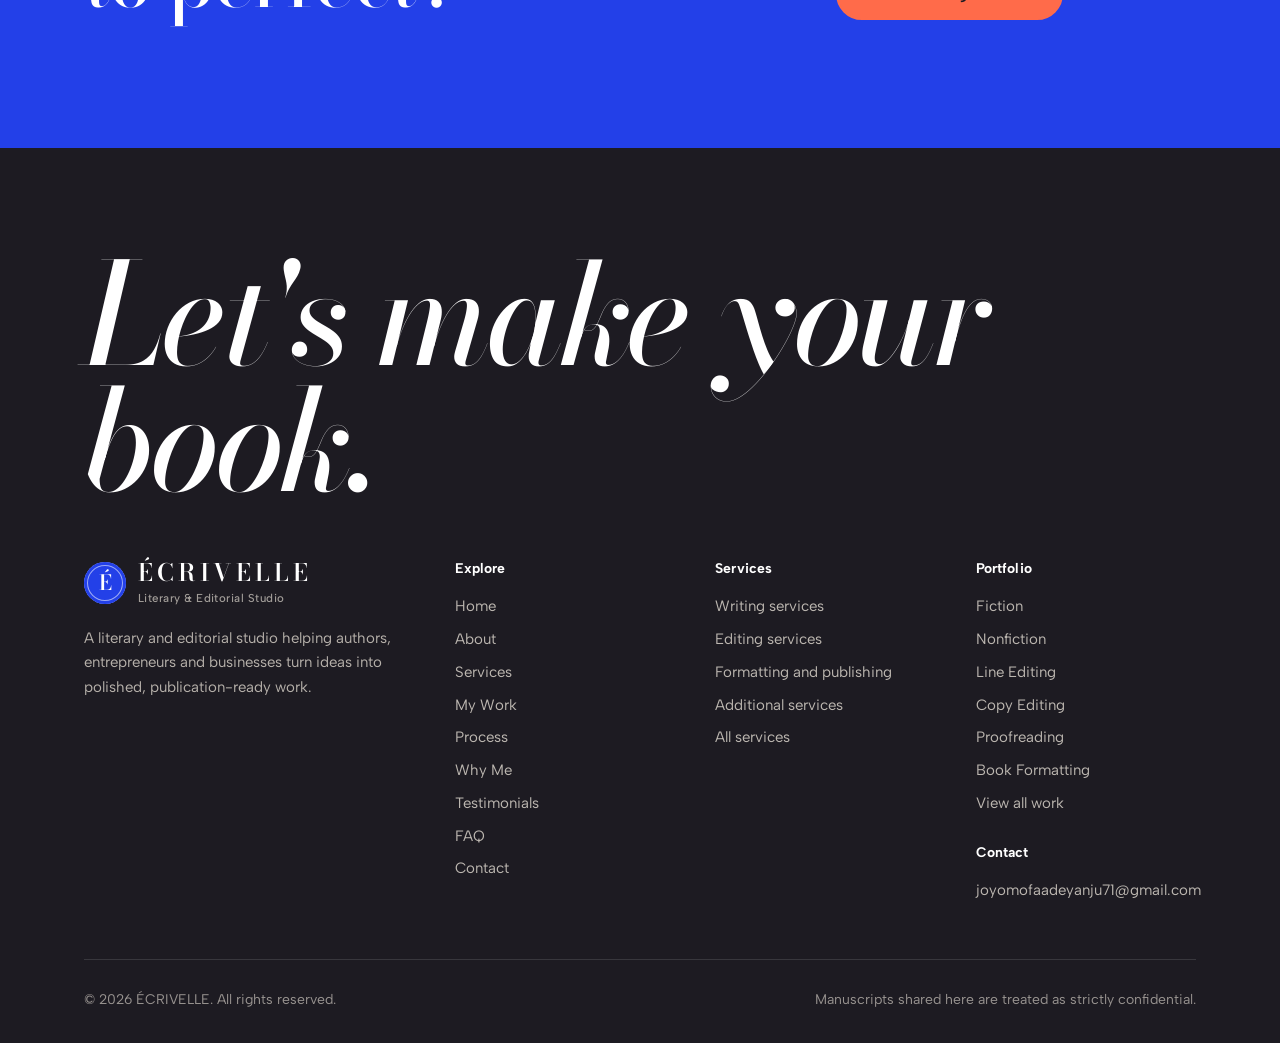
<file: ecrivelle/index.html>
<!DOCTYPE html>
<html lang="en">
<head>
<meta charset="utf-8">
<meta name="viewport" content="width=device-width, initial-scale=1">
<title>ÉCRIVELLE | Ghostwriting, Editing & Book Formatting</title>
<meta name="description" content="Professional ghostwriting, developmental and line editing, proofreading, beta reading and KDP book formatting for authors, entrepreneurs and businesses.">
<meta property="og:title" content="ÉCRIVELLE | Ghostwriting, Editing & Book Formatting">
<meta property="og:description" content="Professional ghostwriting, developmental and line editing, proofreading, beta reading and KDP book formatting for authors, entrepreneurs and businesses.">
<meta property="og:type" content="website">
<meta name="theme-color" content="#2340E8">
<link rel="icon" href="data:image/svg+xml,%3Csvg xmlns='http://www.w3.org/2000/svg' viewBox='0 0 64 64'%3E%3Ccircle cx='32' cy='32' r='32' fill='%232340E8'/%3E%3Ctext x='32' y='44' font-family='Georgia' font-style='italic' font-size='34' text-anchor='middle' fill='white'%3E%C3%89%3C/text%3E%3C/svg%3E">
<link rel="preconnect" href="https://fonts.googleapis.com">
<link rel="preconnect" href="https://fonts.gstatic.com" crossorigin>
<link href="https://fonts.googleapis.com/css2?family=Albert+Sans:wght@400;500;600;700&family=Bodoni+Moda:ital,opsz,wght@0,6..96,500;0,6..96,600;1,6..96,500;1,6..96,600&display=swap" rel="stylesheet">
<link rel="stylesheet" href="assets/css/site.css">
</head>
<body data-page="home">
<a class="skip" href="#main">Skip to content</a>
<header id="site-header"><noscript><nav class="wrap" style="padding:16px 0"><a href="index.html">Home</a> | <a href="about.html">About</a> | <a href="services.html">Services</a> | <a href="portfolio.html">My Work</a> | <a href="process.html">Process</a> | <a href="why-work-with-me.html">Why Me</a> | <a href="testimonials.html">Testimonials</a> | <a href="faq.html">FAQ</a> | <a href="contact.html">Contact</a></nav></noscript></header>
<main id="main">

<section class="hero"><div class="wrap hero-grid">
  <div>
    <h1 aria-label="Words that captivate. Stories that last. Books that stand out.">
      <span class="line" aria-hidden="true"><span>Words that captivate.</span></span>
      <span class="line" aria-hidden="true"><span>Stories that last.</span></span>
      <span class="line" aria-hidden="true"><span>Books that stand out.</span></span>
    </h1>
    <p class="lede">From the first spark of an idea to a polished, publication-ready manuscript, I help authors, entrepreneurs, and businesses transform their words into exceptional work.</p>
    <p class="rotator" aria-live="off">Your partner for <span class="rotator-word" data-rotate="ghostwriting|developmental editing|line editing|proofreading|beta reading|KDP formatting|ebook publishing|book descriptions"></span></p>
    <div class="btn-row">
      <a class="btn" href="portfolio.html">Explore my work <svg viewBox="0 0 24 24" fill="none" stroke="currentColor" stroke-width="1.8" stroke-linecap="round" stroke-linejoin="round" aria-hidden="true"><path d="M5 12h14M13 6l6 6-6 6"/></svg></a>
      <a class="btn btn--coral" href="contact.html">Let's work together</a>
    </div>
    <ul class="cred">
      <li data-icon="star">5.0-rated reviews on Upwork</li>
      <li data-icon="books">Fiction and nonfiction</li>
      <li data-icon="layers">Writing, editing and formatting under one roof</li>
      <li data-icon="lock">Your manuscript stays confidential</li>
    </ul>
    <a class="scroll-cue" href="#what-i-do"><i aria-hidden="true"></i>Scroll to explore</a>
  </div>
  <div class="stage" role="img" aria-label="A stack of books beside a manuscript page marked up with proofreading corrections">
    <div class="shelf" data-parallax="0.04"><div class="spine" style="background:#FF6B4A;color:#1D1B22;height:92%"><b>Ghostwriting</b></div><div class="spine" style="background:#FFFDF8;color:#2340E8;height:78%"><b>Line Editing</b></div><div class="spine" style="background:#4A1C7C;color:#fff;height:86%"><b>Fiction</b></div><div class="spine" style="background:#E4F45A;color:#1D1B22;height:70%"><b>Proofreading</b></div><div class="spine" style="background:#1D1B22;color:#E4F45A;height:96%"><b>KDP Ready</b></div><div class="spine" style="background:#FF6B4A;color:#fff;height:74%"><b>Memoir</b></div><div class="spine" style="background:#FFFDF8;color:#4A1C7C;height:88%"><b>Beta Reading</b></div><div class="spine" style="background:#1428A8;color:#fff;height:66%"><b>EPUB</b></div><div class="spine" style="background:#E9E0F5;color:#4A1C7C;height:82%"><b>Nonfiction</b></div></div>
    <div class="shelf-base"></div>
    <div class="ms" data-parallax="-0.05">
      <h5>Chapter One</h5>
      <p>The lanterns went out one by one along the harbour wall, the way they had every night for forty years.</p>
      <p>She stood at the kitchen window with the kettle still cold in her hand, counting.</p>
      <p>Twelve lanterns. Her father had hung them himself, and he had never once let a wick go unlit.</p>
      <svg class="proof" viewBox="0 0 300 260" preserveAspectRatio="none" aria-hidden="true">
        <path d="M40 70 C 90 64, 140 76, 190 68"/>
        <path d="M200 60 l10 -14 l10 14"/>
        <path d="M30 118 C 26 104, 52 100, 58 116 C 64 132, 34 136, 30 118"/>
        <path d="M150 170 C 190 160, 230 182, 270 166"/>
        <path d="M240 200 q 10 -20 22 0 q 10 20 22 0"/>
      </svg>
      <span class="note">Strong hook. Tighten line two for pace.</span>
    </div>
    <svg class="pen" viewBox="0 0 240 40" aria-hidden="true"><defs><linearGradient id="pg" x1="0" y1="0" x2="0" y2="1"><stop offset="0" stop-color="#3a3644"/><stop offset=".5" stop-color="#1D1B22"/><stop offset="1" stop-color="#0d0c10"/></linearGradient></defs>
      <rect x="40" y="8" width="150" height="24" rx="12" fill="url(#pg)"/><rect x="150" y="8" width="18" height="24" fill="#E4F45A"/>
      <rect x="60" y="4" width="70" height="5" rx="2.5" fill="#E4F45A"/>
      <path d="M40 10 L4 20 L40 30 Z" fill="#E4F45A"/><path d="M4 20 L22 20" stroke="#1D1B22" stroke-width="1.5"/>
      <rect x="190" y="10" width="40" height="20" rx="10" fill="#FF6B4A"/></svg>
  </div>
</div></section>

<div class="marquee" aria-hidden="true"><div class="marquee-track">
  <span>Ghostwriting</span><span>Developmental editing</span><span>Line editing</span><span>Proofreading</span><span>Beta reading</span><span>KDP formatting</span><span>EPUB conversion</span><span>Book descriptions</span><span>Author bios</span><span>Ghostwriting</span><span>Developmental editing</span><span>Line editing</span><span>Proofreading</span><span>Beta reading</span><span>KDP formatting</span><span>EPUB conversion</span><span>Book descriptions</span><span>Author bios</span>
</div></div>

<section class="band" id="what-i-do"><div class="wrap">
  <div class="sec-head reveal">
    <div><span class="kicker">What I do</span><h2>One partner for every stage of the book.</h2></div>
    <p class="lede">Most authors juggle a writer, an editor and a formatter. I bring all three together, so your manuscript moves from draft to published without being handed off and misunderstood along the way.</p>
  </div>
  <div class="pillars">
    <a class="pillar reveal" href="services.html#writing"><span class="pillar-ico" style="background:var(--cobalt)" data-icon="feather"></span><h3>Write</h3><p class="muted">Ghostwritten books, fiction, nonfiction, ebooks and content — written in your voice.</p><ul><li>Ghostwriting</li><li>Fiction</li><li>Nonfiction</li><li>Ebooks</li><li>Creative writing</li><li>Content</li></ul><span class="link">See writing services</span></a>
    <a class="pillar reveal" href="services.html#editing"><span class="pillar-ico" style="background:var(--coral);color:var(--ink)" data-icon="pen"></span><h3>Edit</h3><p class="muted">From structural feedback to the final proofread, at the level your manuscript needs.</p><ul><li>Developmental</li><li>Line editing</li><li>Copy editing</li><li>Proofreading</li><li>Evaluation</li><li>Beta reading</li></ul><span class="link">See editing services</span></a>
    <a class="pillar reveal" href="services.html#publishing"><span class="pillar-ico" style="background:var(--purple)" data-icon="books"></span><h3>Publish</h3><p class="muted">Interiors and ebook files that look professional and pass platform checks first time.</p><ul><li>KDP formatting</li><li>Paperback</li><li>Ebook</li><li>EPUB</li><li>Print-ready PDF</li><li>Manuscripts</li></ul><span class="link">See publishing services</span></a>
  </div>
</div></section>

<section class="band band--paper"><div class="wrap">
  <div class="sec-head reveal">
    <div><span class="kicker">Selected work</span><h2>Pages from the portfolio.</h2></div>
    <p class="lede">Writing samples, editing before-and-afters and formatted books. Open any project to see the role, the work and a sample.</p>
  </div>
  <div class="pf-grid" data-portfolio data-limit="4"></div>
  <p style="margin-top:40px"><a class="btn btn--ghost" href="portfolio.html">View the full portfolio <svg viewBox="0 0 24 24" fill="none" stroke="currentColor" stroke-width="1.8" stroke-linecap="round" stroke-linejoin="round" aria-hidden="true"><path d="M5 12h14M13 6l6 6-6 6"/></svg></a></p>
</div></section>

<section class="band band--cobalt"><div class="wrap">
  <span class="kicker reveal">From a client</span>
  <div class="featured-review reveal" data-featured-review></div>
</div></section>

<section class="band band--tight" data-stats-section><div class="wrap"><div class="stats" data-stats></div></div></section>

<section class="band band--purple"><div class="wrap">
  <div class="sec-head reveal">
    <div><span class="kicker">How it works</span><h2>A clear process from first message to final file.</h2></div>
    <p class="lede">You always know what's happening, what's next and when it's due.</p>
  </div>
  <ol class="mini-steps reveal">
    <li><b>1</b><span>Discovery and consultation</span></li><li><b>2</b><span>Understanding your requirements</span></li>
    <li><b>3</b><span>Planning and research</span></li><li><b>4</b><span>Writing, editing or formatting</span></li>
    <li><b>5</b><span>Quality checks and revisions</span></li><li><b>6</b><span>Final delivery</span></li>
  </ol>
  <p style="margin-top:40px"><a class="btn btn--ghost" href="process.html">See the full process <svg viewBox="0 0 24 24" fill="none" stroke="currentColor" stroke-width="1.8" stroke-linecap="round" stroke-linejoin="round" aria-hidden="true"><path d="M5 12h14M13 6l6 6-6 6"/></svg></a></p>
</div></section>

<section class="band"><div class="wrap">
  <div class="sec-head reveal">
    <div><span class="kicker">More kind words</span><h2>What clients say.</h2></div>
    <p class="lede">Verified reviews from completed Upwork contracts, quoted exactly as clients wrote them.</p>
  </div>
  <div class="t-grid t-grid--two" data-testimonials data-skip-featured data-limit="2"></div>
  <p style="margin-top:40px"><a class="link" href="testimonials.html">Read all testimonials</a></p>
</div></section>
<section class="band band--cobalt"><div class="wrap cta reveal">
  <h2>Have a story to tell or a manuscript to perfect?</h2>
  <div><p>Let's turn your ideas into something exceptional.</p><div class="btn-row"><a class="btn btn--coral" href="contact.html">Let's work together <svg viewBox="0 0 24 24" fill="none" stroke="currentColor" stroke-width="1.8" stroke-linecap="round" stroke-linejoin="round" aria-hidden="true"><path d="M5 12h14M13 6l6 6-6 6"/></svg></a></div></div>
</div></section>
</main>
<footer id="site-footer"></footer>
<script src="assets/js/content.js"></script>
<script src="assets/js/site.js"></script>
</body>
</html>
</file>
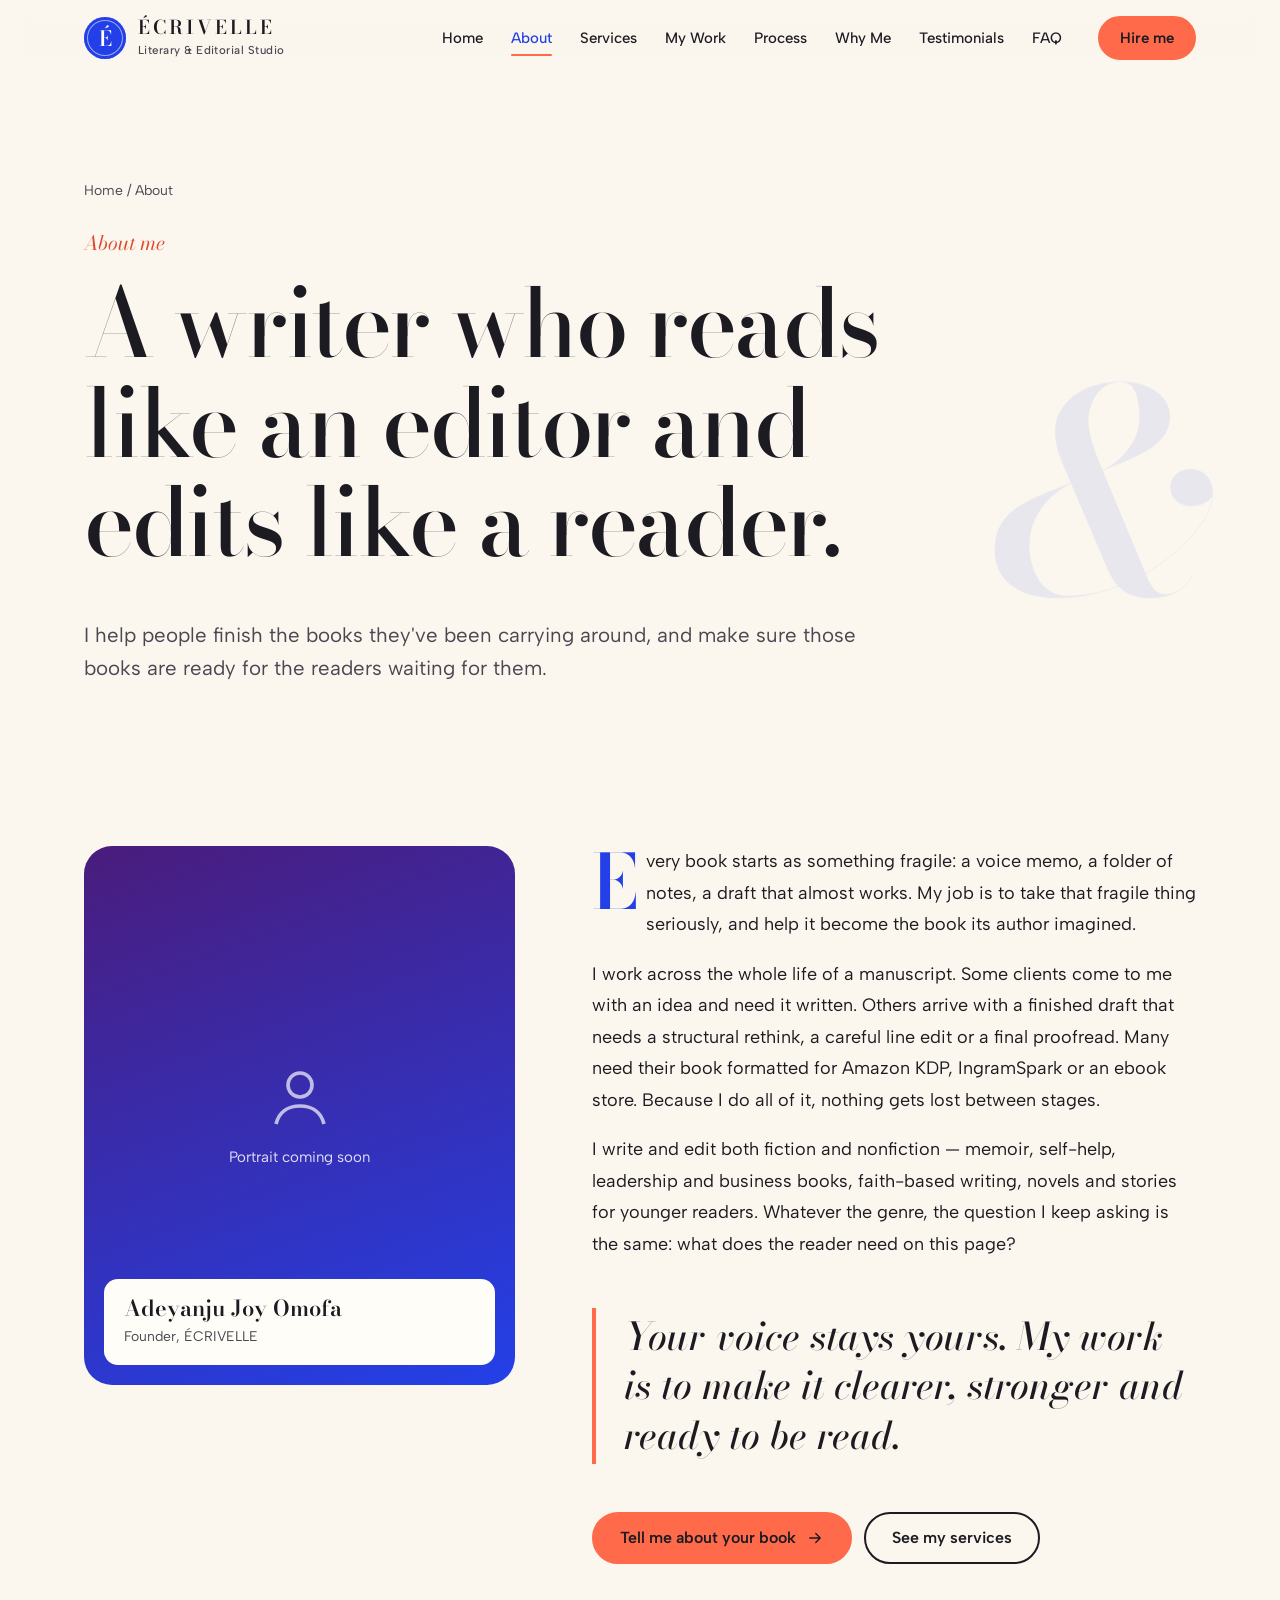
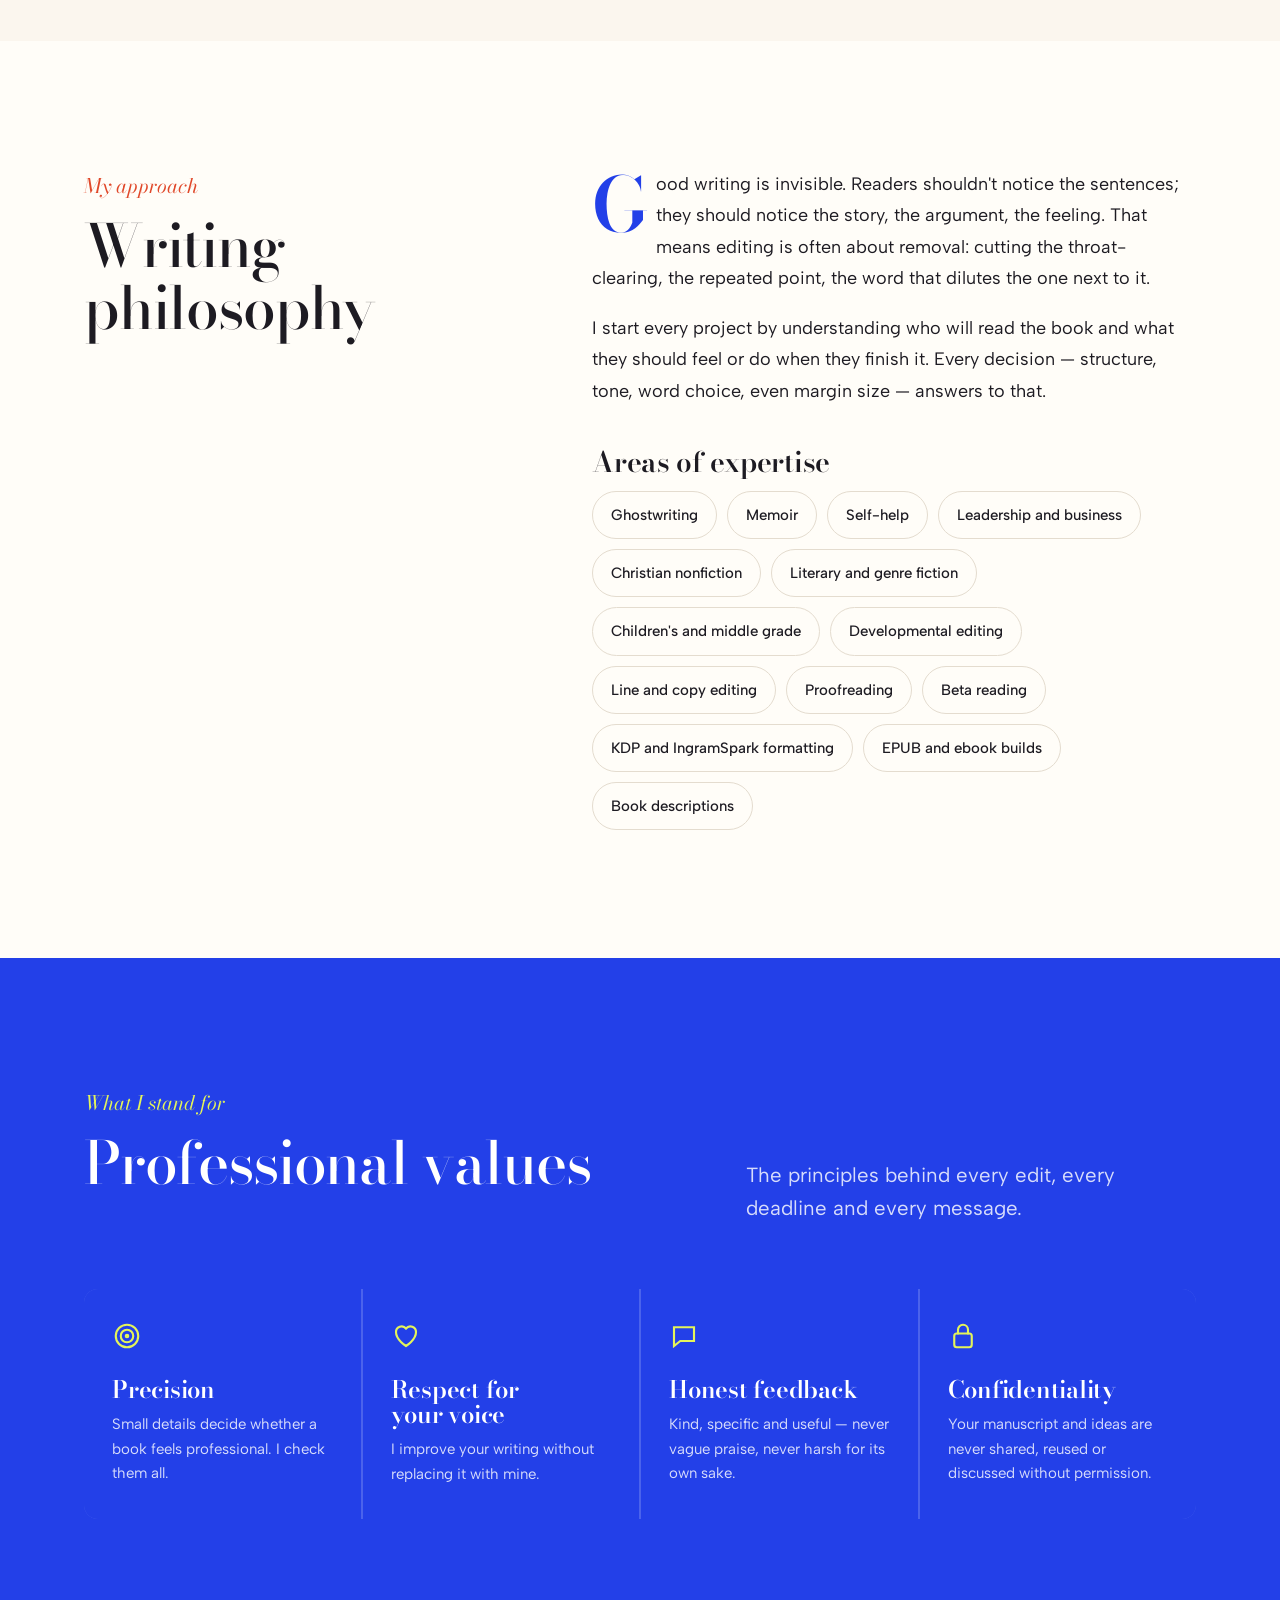
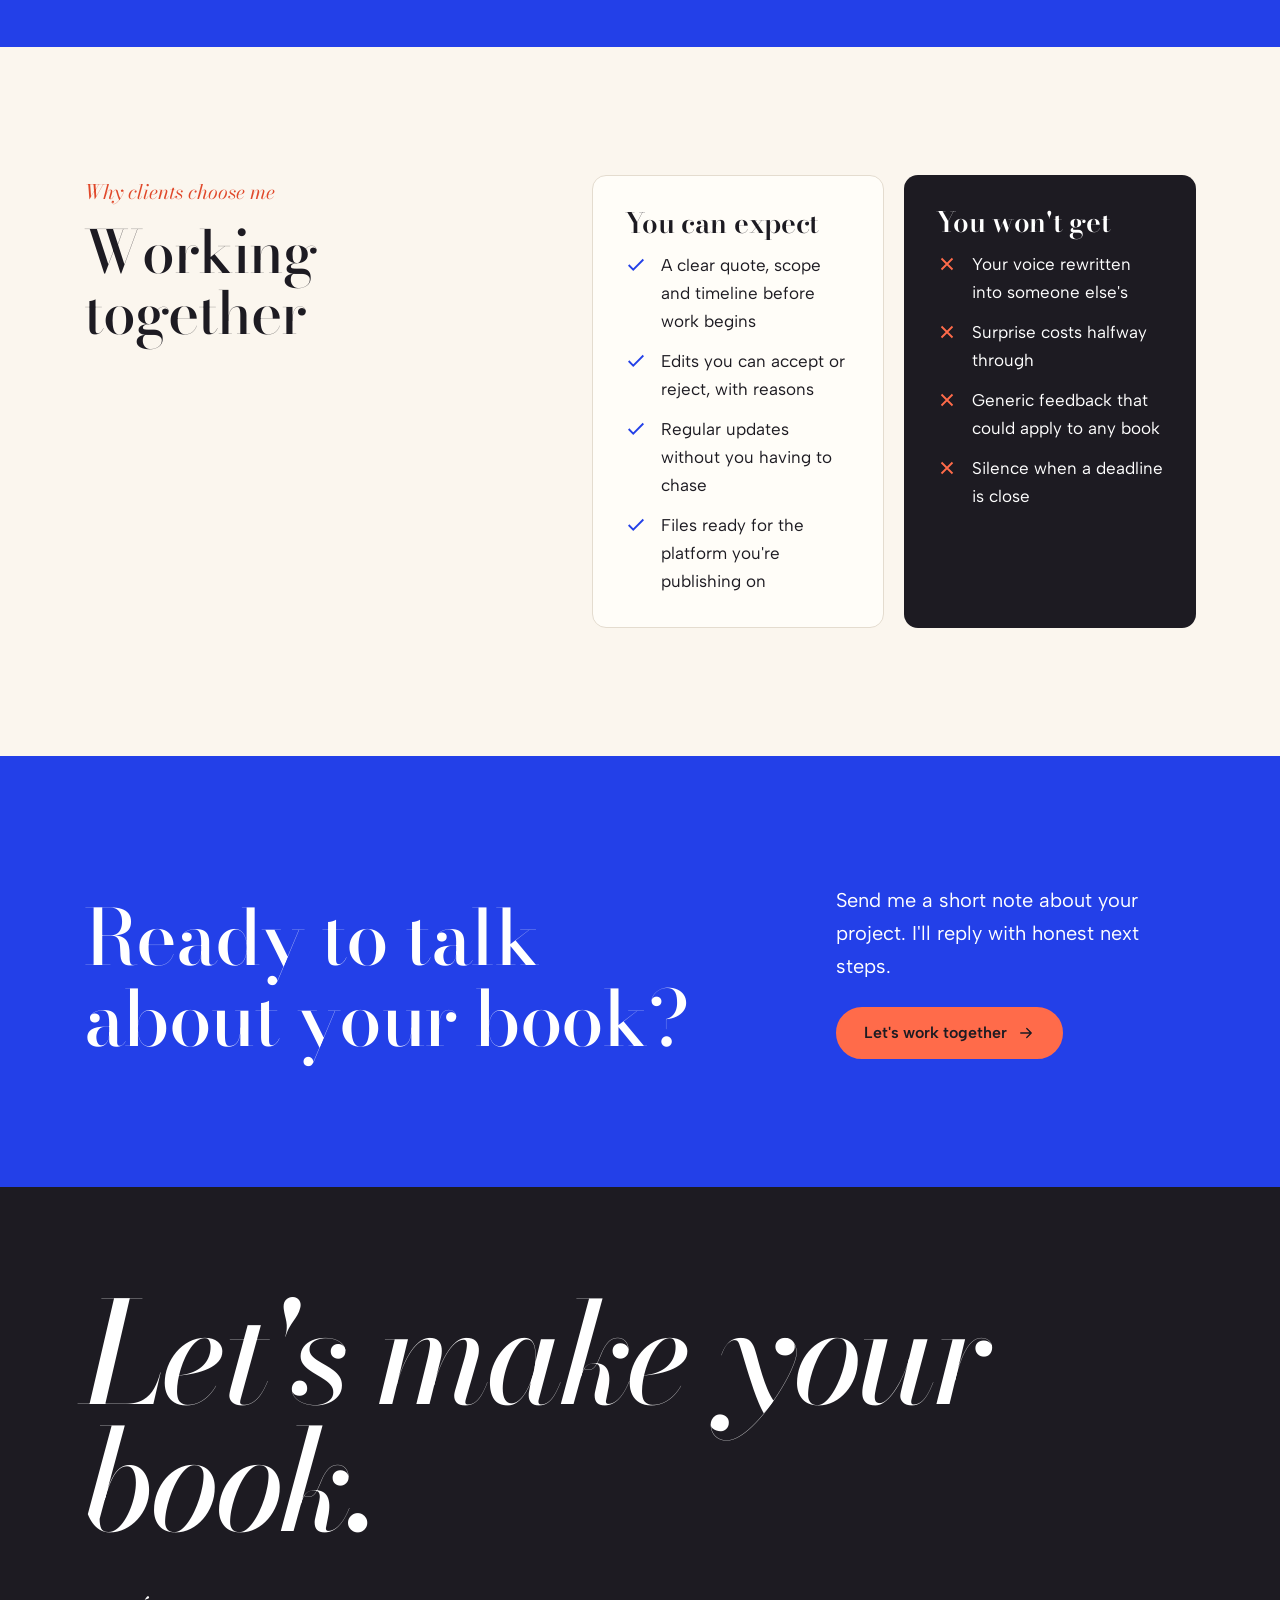
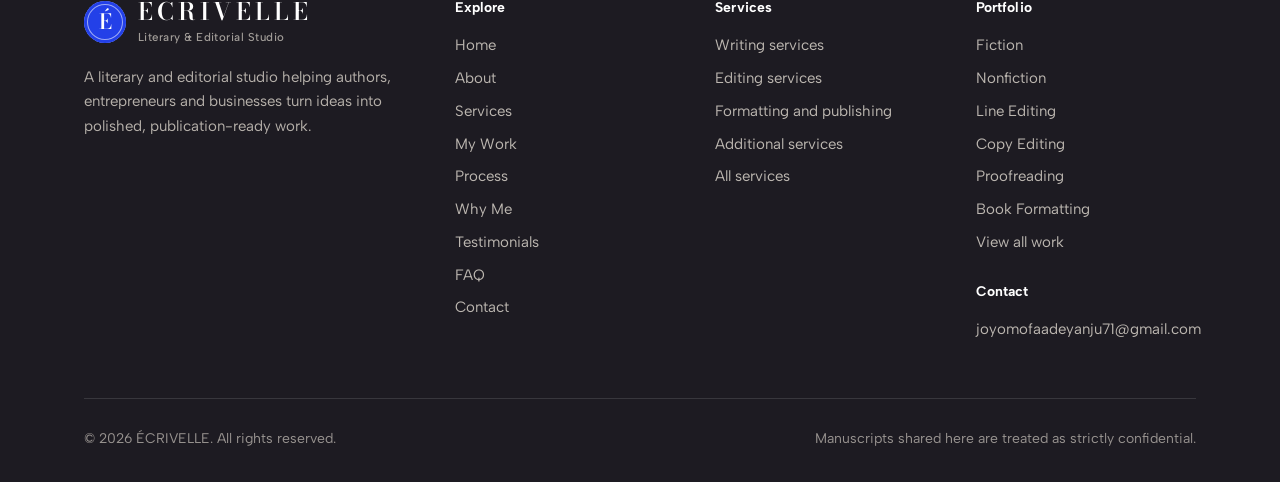
<file: ecrivelle/about.html>
<!DOCTYPE html>
<html lang="en">
<head>
<meta charset="utf-8">
<meta name="viewport" content="width=device-width, initial-scale=1">
<title>About | ÉCRIVELLE</title>
<meta name="description" content="Meet the writer and editor behind ÉCRIVELLE: writing philosophy, areas of expertise and professional values.">
<meta property="og:title" content="About | ÉCRIVELLE">
<meta property="og:description" content="Meet the writer and editor behind ÉCRIVELLE: writing philosophy, areas of expertise and professional values.">
<meta property="og:type" content="website">
<meta name="theme-color" content="#2340E8">
<link rel="icon" href="data:image/svg+xml,%3Csvg xmlns='http://www.w3.org/2000/svg' viewBox='0 0 64 64'%3E%3Ccircle cx='32' cy='32' r='32' fill='%232340E8'/%3E%3Ctext x='32' y='44' font-family='Georgia' font-style='italic' font-size='34' text-anchor='middle' fill='white'%3E%C3%89%3C/text%3E%3C/svg%3E">
<link rel="preconnect" href="https://fonts.googleapis.com">
<link rel="preconnect" href="https://fonts.gstatic.com" crossorigin>
<link href="https://fonts.googleapis.com/css2?family=Albert+Sans:wght@400;500;600;700&family=Bodoni+Moda:ital,opsz,wght@0,6..96,500;0,6..96,600;1,6..96,500;1,6..96,600&display=swap" rel="stylesheet">
<link rel="stylesheet" href="assets/css/site.css">
</head>
<body data-page="about">
<a class="skip" href="#main">Skip to content</a>
<header id="site-header"><noscript><nav class="wrap" style="padding:16px 0"><a href="index.html">Home</a> | <a href="about.html">About</a> | <a href="services.html">Services</a> | <a href="portfolio.html">My Work</a> | <a href="process.html">Process</a> | <a href="why-work-with-me.html">Why Me</a> | <a href="testimonials.html">Testimonials</a> | <a href="faq.html">FAQ</a> | <a href="contact.html">Contact</a></nav></noscript></header>
<main id="main">
<section class="page-head"><div class="wrap">
  <p class="crumbs"><a href="index.html">Home</a> / About</p>
  <span class="kicker">About me</span>
  <h1>A writer who reads like an editor and edits like a reader.</h1>
  <p class="lede">I help people finish the books they've been carrying around, and make sure those books are ready for the readers waiting for them.</p>
</div><span class="deco" aria-hidden="true" data-parallax="0.12">&amp;</span></section>
<section class="band band--tight"><div class="wrap split">
  <div class="reveal">
    <div class="portrait">
      <!-- To add your photo: save it as assets/img/portrait.jpg and replace this comment with:
           <img src="assets/img/portrait.jpg" alt="Portrait of Your Name"> -->
      <div class="portrait-ph"><svg viewBox="0 0 24 24" fill="none" stroke="currentColor" stroke-width="1.2"><circle cx="12" cy="8" r="4"/><path d="M4 21c1-4 4-6 8-6s7 2 8 6"/></svg>Portrait coming soon</div>
      <div class="portrait-tag"><strong data-person>Adeyanju Joy Omofa</strong><span>Founder, <span data-brand></span></span></div>
    </div>
  </div>
  <div class="reveal">
    <div class="prose">
      <p>Every book starts as something fragile: a voice memo, a folder of notes, a draft that almost works. My job is to take that fragile thing seriously, and help it become the book its author imagined.</p>
      <p>I work across the whole life of a manuscript. Some clients come to me with an idea and need it written. Others arrive with a finished draft that needs a structural rethink, a careful line edit or a final proofread. Many need their book formatted for Amazon KDP, IngramSpark or an ebook store. Because I do all of it, nothing gets lost between stages.</p>
      <p>I write and edit both fiction and nonfiction — memoir, self-help, leadership and business books, faith-based writing, novels and stories for younger readers. Whatever the genre, the question I keep asking is the same: what does the reader need on this page?</p>
    </div>
    <p class="pull">Your voice stays yours. My work is to make it clearer, stronger and ready to be read.</p>
    <div class="btn-row"><a class="btn btn--coral" href="contact.html">Tell me about your book <svg viewBox="0 0 24 24" fill="none" stroke="currentColor" stroke-width="1.8" stroke-linecap="round" stroke-linejoin="round" aria-hidden="true"><path d="M5 12h14M13 6l6 6-6 6"/></svg></a><a class="btn btn--ghost" href="services.html">See my services</a></div>
  </div>
</div></section>

<section class="band band--paper"><div class="wrap split">
  <div class="reveal"><span class="kicker">My approach</span><h2>Writing philosophy</h2></div>
  <div class="reveal prose" style="max-width:none">
    <p>Good writing is invisible. Readers shouldn't notice the sentences; they should notice the story, the argument, the feeling. That means editing is often about removal: cutting the throat-clearing, the repeated point, the word that dilutes the one next to it.</p>
    <p>I start every project by understanding who will read the book and what they should feel or do when they finish it. Every decision — structure, tone, word choice, even margin size — answers to that.</p>
    <h3 style="margin-top:40px">Areas of expertise</h3>
    <ul class="expertise">
      <li>Ghostwriting</li><li>Memoir</li><li>Self-help</li><li>Leadership and business</li><li>Christian nonfiction</li><li>Literary and genre fiction</li><li>Children's and middle grade</li><li>Developmental editing</li><li>Line and copy editing</li><li>Proofreading</li><li>Beta reading</li><li>KDP and IngramSpark formatting</li><li>EPUB and ebook builds</li><li>Book descriptions</li>
    </ul>
  </div>
</div></section>

<section class="band band--cobalt"><div class="wrap">
  <div class="sec-head reveal"><div><span class="kicker">What I stand for</span><h2>Professional values</h2></div><p class="lede">The principles behind every edit, every deadline and every message.</p></div>
  <div class="values reveal">
    <div class="value"><svg viewBox="0 0 24 24" fill="none" stroke="currentColor" stroke-width="1.7" stroke-linecap="round"><circle cx="12" cy="12" r="9"/><circle cx="12" cy="12" r="5"/><circle cx="12" cy="12" r="1"/></svg><h3>Precision</h3><p>Small details decide whether a book feels professional. I check them all.</p></div>
    <div class="value"><svg viewBox="0 0 24 24" fill="none" stroke="currentColor" stroke-width="1.7" stroke-linecap="round"><path d="M12 20s-8-5-8-11a4.5 4.5 0 0 1 8-3 4.5 4.5 0 0 1 8 3c0 6-8 11-8 11z"/></svg><h3>Respect for your voice</h3><p>I improve your writing without replacing it with mine.</p></div>
    <div class="value"><svg viewBox="0 0 24 24" fill="none" stroke="currentColor" stroke-width="1.7" stroke-linecap="round"><path d="M4 5h16v11H9l-5 4z"/></svg><h3>Honest feedback</h3><p>Kind, specific and useful — never vague praise, never harsh for its own sake.</p></div>
    <div class="value"><svg viewBox="0 0 24 24" fill="none" stroke="currentColor" stroke-width="1.7" stroke-linecap="round"><rect x="5" y="10" width="14" height="11" rx="2"/><path d="M8 10V7a4 4 0 0 1 8 0v3"/></svg><h3>Confidentiality</h3><p>Your manuscript and ideas are never shared, reused or discussed without permission.</p></div>
  </div>
</div></section>

<section class="band"><div class="wrap split">
  <div class="reveal"><span class="kicker">Why clients choose me</span><h2>Working together</h2></div>
  <div class="reveal">
    <div class="compare">
      <div style="background:var(--paper);border:1px solid var(--line)"><h3>You can expect</h3><ul>
        <li><svg viewBox="0 0 24 24" fill="none" stroke="var(--cobalt)" stroke-width="2"><path d="m4 12 5 5L20 6"/></svg>A clear quote, scope and timeline before work begins</li>
        <li><svg viewBox="0 0 24 24" fill="none" stroke="var(--cobalt)" stroke-width="2"><path d="m4 12 5 5L20 6"/></svg>Edits you can accept or reject, with reasons</li>
        <li><svg viewBox="0 0 24 24" fill="none" stroke="var(--cobalt)" stroke-width="2"><path d="m4 12 5 5L20 6"/></svg>Regular updates without you having to chase</li>
        <li><svg viewBox="0 0 24 24" fill="none" stroke="var(--cobalt)" stroke-width="2"><path d="m4 12 5 5L20 6"/></svg>Files ready for the platform you're publishing on</li></ul></div>
      <div style="background:var(--ink);color:#fff"><h3>You won't get</h3><ul>
        <li><svg viewBox="0 0 24 24" fill="none" stroke="var(--coral)" stroke-width="2"><path d="M6 6l12 12M18 6 6 18"/></svg>Your voice rewritten into someone else's</li>
        <li><svg viewBox="0 0 24 24" fill="none" stroke="var(--coral)" stroke-width="2"><path d="M6 6l12 12M18 6 6 18"/></svg>Surprise costs halfway through</li>
        <li><svg viewBox="0 0 24 24" fill="none" stroke="var(--coral)" stroke-width="2"><path d="M6 6l12 12M18 6 6 18"/></svg>Generic feedback that could apply to any book</li>
        <li><svg viewBox="0 0 24 24" fill="none" stroke="var(--coral)" stroke-width="2"><path d="M6 6l12 12M18 6 6 18"/></svg>Silence when a deadline is close</li></ul></div>
    </div>
  </div>
</div></section>
<section class="band band--cobalt"><div class="wrap cta reveal">
  <h2>Ready to talk about your book?</h2>
  <div><p>Send me a short note about your project. I'll reply with honest next steps.</p><div class="btn-row"><a class="btn btn--coral" href="contact.html">Let's work together <svg viewBox="0 0 24 24" fill="none" stroke="currentColor" stroke-width="1.8" stroke-linecap="round" stroke-linejoin="round" aria-hidden="true"><path d="M5 12h14M13 6l6 6-6 6"/></svg></a></div></div>
</div></section>
</main>
<footer id="site-footer"></footer>
<script src="assets/js/content.js"></script>
<script src="assets/js/site.js"></script>
</body>
</html>
</file>
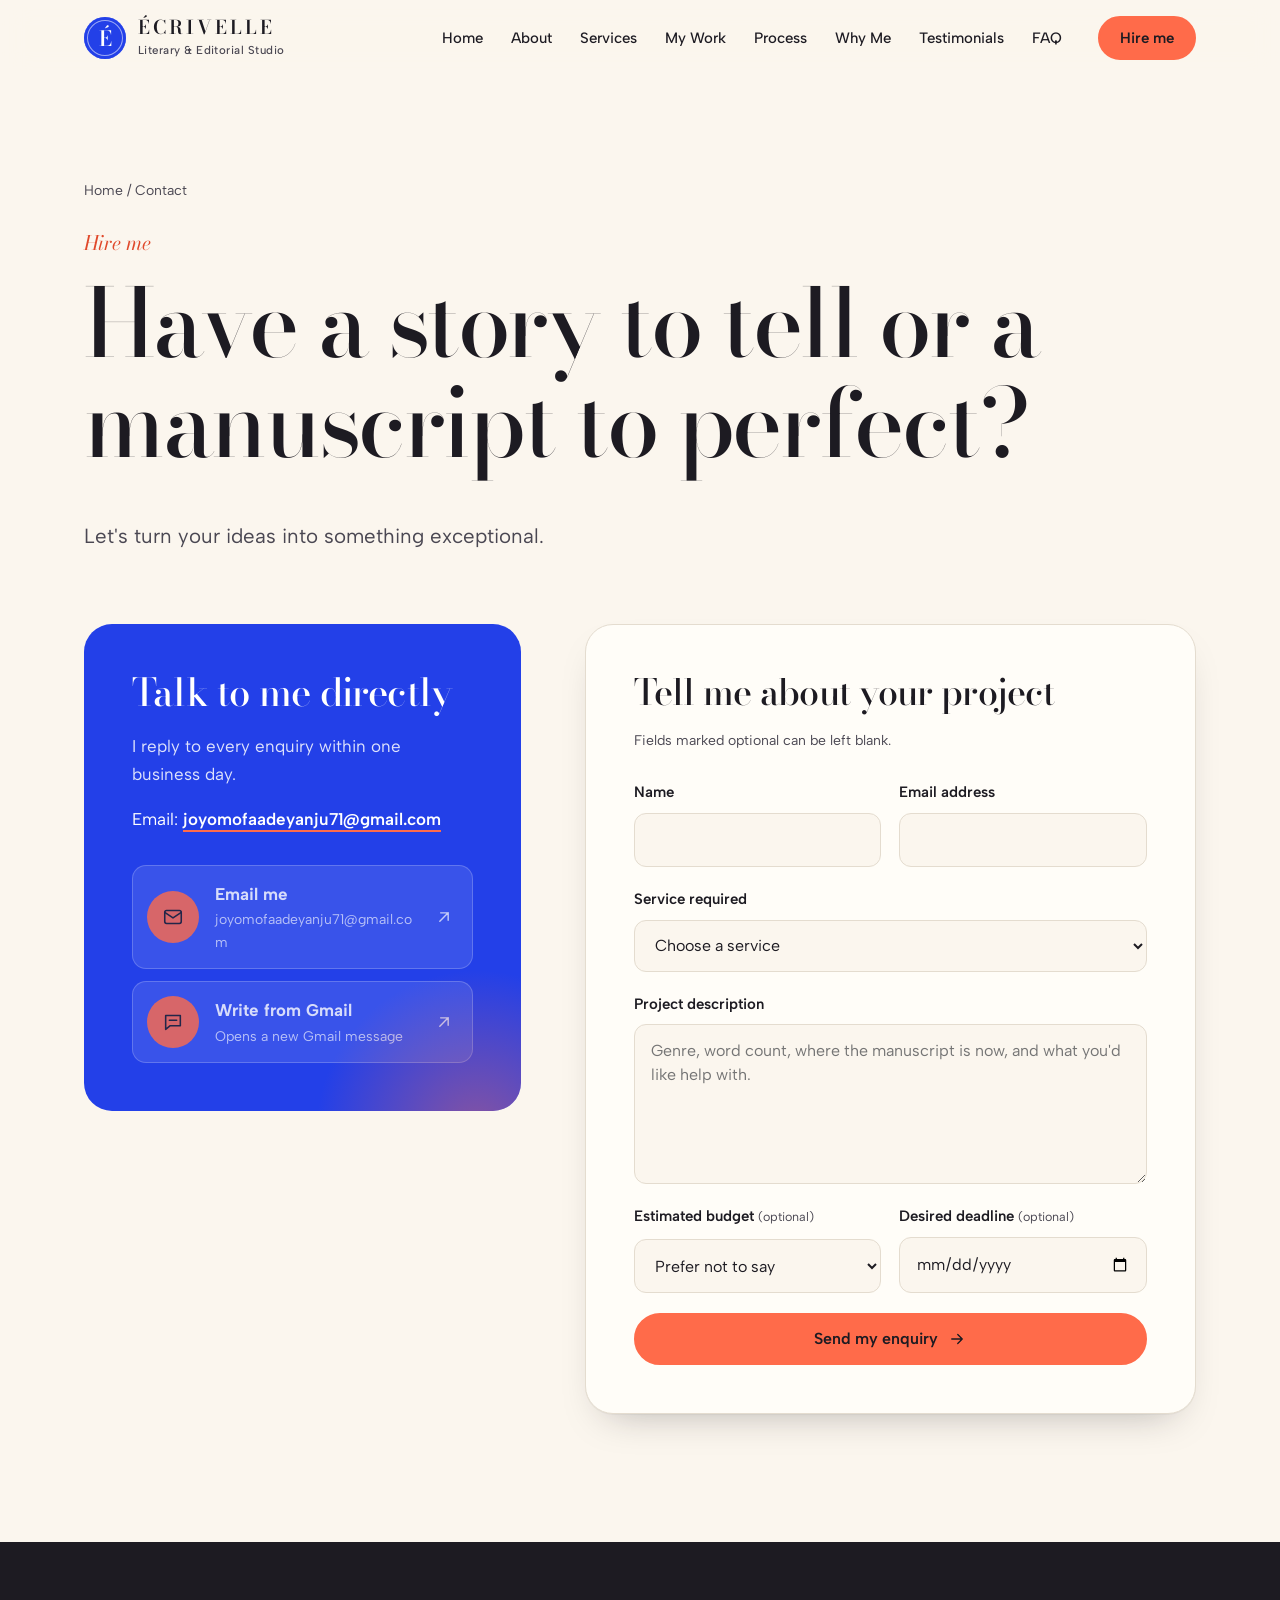
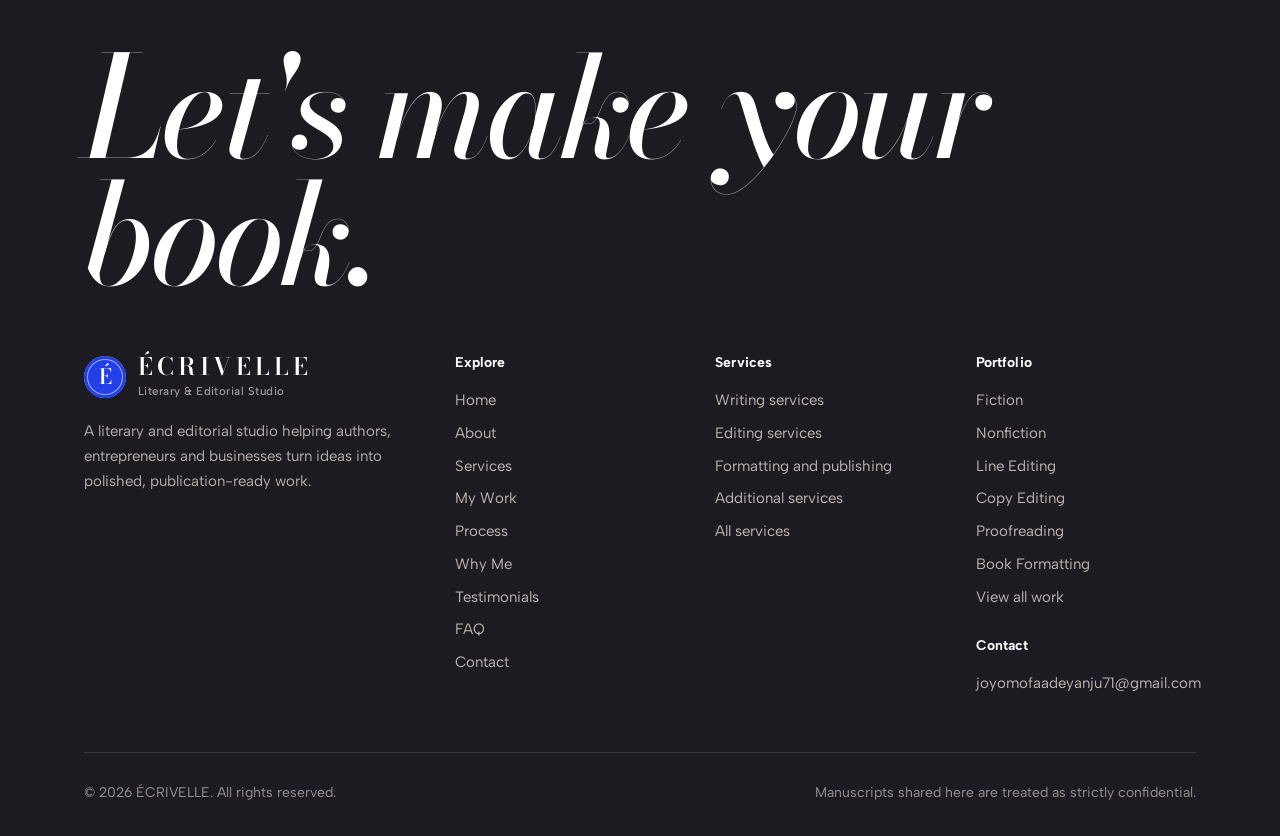
<file: ecrivelle/contact.html>
<!DOCTYPE html>
<html lang="en">
<head>
<meta charset="utf-8">
<meta name="viewport" content="width=device-width, initial-scale=1">
<title>Contact & Hire Me | ÉCRIVELLE</title>
<meta name="description" content="Start your writing, editing or formatting project. Tell me about your manuscript and I reply within one business day.">
<meta property="og:title" content="Contact & Hire Me | ÉCRIVELLE">
<meta property="og:description" content="Start your writing, editing or formatting project. Tell me about your manuscript and I reply within one business day.">
<meta property="og:type" content="website">
<meta name="theme-color" content="#2340E8">
<link rel="icon" href="data:image/svg+xml,%3Csvg xmlns='http://www.w3.org/2000/svg' viewBox='0 0 64 64'%3E%3Ccircle cx='32' cy='32' r='32' fill='%232340E8'/%3E%3Ctext x='32' y='44' font-family='Georgia' font-style='italic' font-size='34' text-anchor='middle' fill='white'%3E%C3%89%3C/text%3E%3C/svg%3E">
<link rel="preconnect" href="https://fonts.googleapis.com">
<link rel="preconnect" href="https://fonts.gstatic.com" crossorigin>
<link href="https://fonts.googleapis.com/css2?family=Albert+Sans:wght@400;500;600;700&family=Bodoni+Moda:ital,opsz,wght@0,6..96,500;0,6..96,600;1,6..96,500;1,6..96,600&display=swap" rel="stylesheet">
<link rel="stylesheet" href="assets/css/site.css">
</head>
<body data-page="contact">
<a class="skip" href="#main">Skip to content</a>
<header id="site-header"><noscript><nav class="wrap" style="padding:16px 0"><a href="index.html">Home</a> | <a href="about.html">About</a> | <a href="services.html">Services</a> | <a href="portfolio.html">My Work</a> | <a href="process.html">Process</a> | <a href="why-work-with-me.html">Why Me</a> | <a href="testimonials.html">Testimonials</a> | <a href="faq.html">FAQ</a> | <a href="contact.html">Contact</a></nav></noscript></header>
<main id="main">

<section class="page-head" style="padding-bottom:clamp(32px,4vw,56px)"><div class="wrap">
  <p class="crumbs"><a href="index.html">Home</a> / Contact</p>
  <span class="kicker">Hire me</span>
  <h1 style="max-width:18ch">Have a story to tell or a manuscript to perfect?</h1>
  <p class="lede">Let's turn your ideas into something exceptional.</p>
</div></section>
<section class="band" style="padding-top:0"><div class="wrap contact-grid">
  <aside class="contact-panel reveal">
    <h2 style="font-size:clamp(30px,3vw,40px)">Talk to me directly</h2>
    <p style="color:rgba(255,255,255,.85)" data-response></p>
    <p style="margin:0">Email: <a class="link" data-email href="#" style="color:#fff"></a></p>
    <div class="channels" data-channels></div>
  </aside>
  <form class="form reveal" id="contact-form" novalidate>
    <h2 style="font-size:clamp(28px,3vw,36px)">Tell me about your project</h2>
    <p class="muted small" style="margin-bottom:28px">Fields marked optional can be left blank.</p>
    <div class="field-row">
      <div class="field"><label for="f-name">Name</label><input id="f-name" name="name" autocomplete="name" required><span class="err">Please enter your name.</span></div>
      <div class="field"><label for="f-email">Email address</label><input id="f-email" name="email" type="email" autocomplete="email" required><span class="err">Please enter a valid email address.</span></div>
    </div>
    <div class="field"><label for="f-service">Service required</label><select id="f-service" name="service" required></select><span class="err">Please choose a service, or “Not sure yet”.</span></div>
    <div class="field"><label for="f-message">Project description</label><textarea id="f-message" name="message" required minlength="20" placeholder="Genre, word count, where the manuscript is now, and what you'd like help with."></textarea><span class="err">Please describe your project in a sentence or two.</span></div>
    <div class="field-row">
      <div class="field"><label for="f-budget">Estimated budget <small>(optional)</small></label><select id="f-budget" name="budget"><option value="">Prefer not to say</option><option>Under $250</option><option>$250 – $750</option><option>$750 – $2,000</option><option>$2,000 – $5,000</option><option>$5,000+</option></select></div>
      <div class="field"><label for="f-deadline">Desired deadline <small>(optional)</small></label><input id="f-deadline" name="deadline" type="date"></div>
    </div>
    <input type="text" name="_gotcha" tabindex="-1" autocomplete="off" aria-hidden="true" style="position:absolute;left:-9999px">
    <button class="btn btn--coral" type="submit" style="width:100%">Send my enquiry <svg viewBox="0 0 24 24" fill="none" stroke="currentColor" stroke-width="1.8" stroke-linecap="round" stroke-linejoin="round" aria-hidden="true"><path d="M5 12h14M13 6l6 6-6 6"/></svg></button>
    <div class="form-status" role="status" aria-live="polite"></div>
  </form>
</div></section>

</main>
<footer id="site-footer"></footer>
<script src="assets/js/content.js"></script>
<script src="assets/js/site.js"></script>
</body>
</html>
</file>
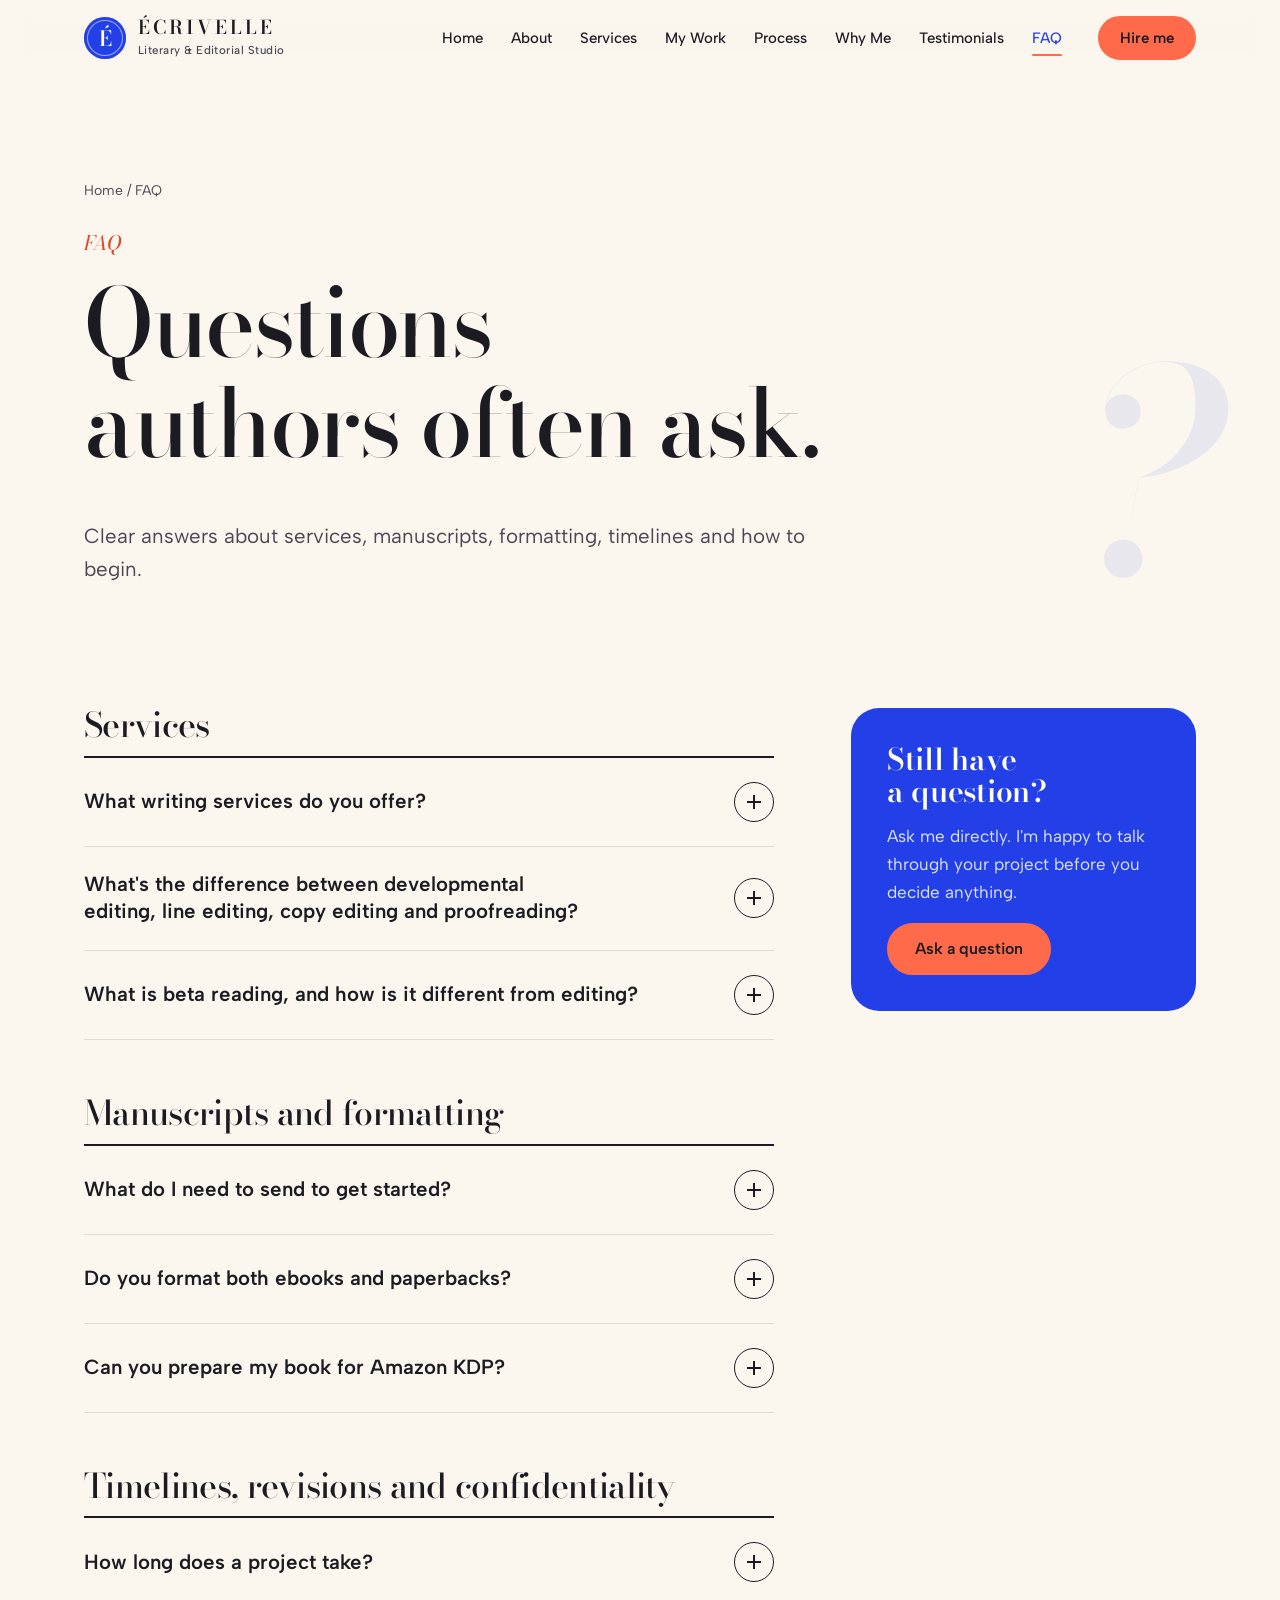
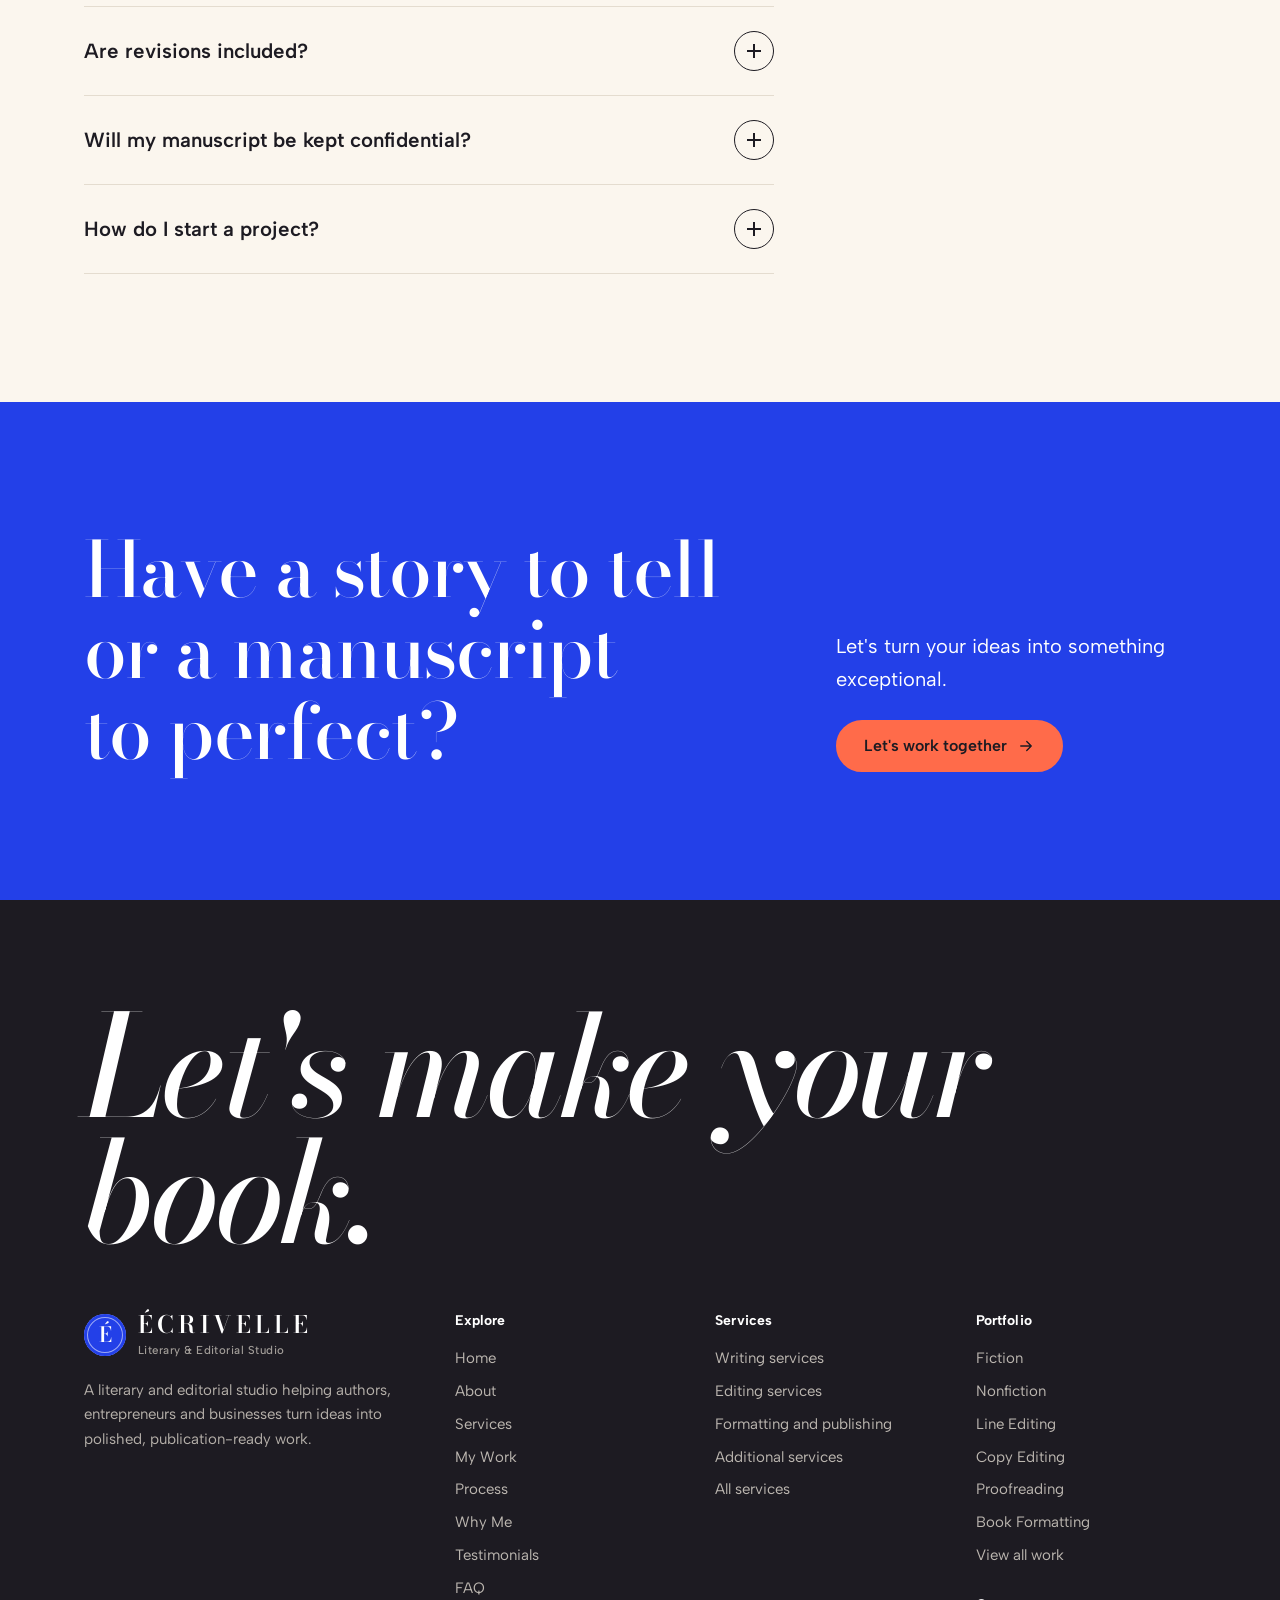
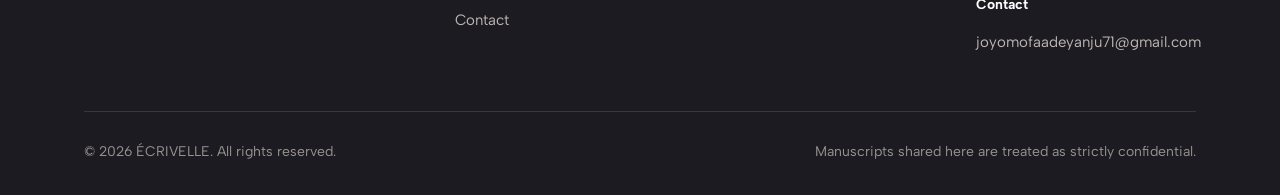
<file: ecrivelle/faq.html>
<!DOCTYPE html>
<html lang="en">
<head>
<meta charset="utf-8">
<meta name="viewport" content="width=device-width, initial-scale=1">
<title>FAQ | ÉCRIVELLE</title>
<meta name="description" content="Answers about editing levels, beta reading, manuscript requirements, KDP formatting, timelines, revisions and confidentiality.">
<meta property="og:title" content="FAQ | ÉCRIVELLE">
<meta property="og:description" content="Answers about editing levels, beta reading, manuscript requirements, KDP formatting, timelines, revisions and confidentiality.">
<meta property="og:type" content="website">
<meta name="theme-color" content="#2340E8">
<link rel="icon" href="data:image/svg+xml,%3Csvg xmlns='http://www.w3.org/2000/svg' viewBox='0 0 64 64'%3E%3Ccircle cx='32' cy='32' r='32' fill='%232340E8'/%3E%3Ctext x='32' y='44' font-family='Georgia' font-style='italic' font-size='34' text-anchor='middle' fill='white'%3E%C3%89%3C/text%3E%3C/svg%3E">
<link rel="preconnect" href="https://fonts.googleapis.com">
<link rel="preconnect" href="https://fonts.gstatic.com" crossorigin>
<link href="https://fonts.googleapis.com/css2?family=Albert+Sans:wght@400;500;600;700&family=Bodoni+Moda:ital,opsz,wght@0,6..96,500;0,6..96,600;1,6..96,500;1,6..96,600&display=swap" rel="stylesheet">
<link rel="stylesheet" href="assets/css/site.css">
</head>
<body data-page="faq">
<a class="skip" href="#main">Skip to content</a>
<header id="site-header"><noscript><nav class="wrap" style="padding:16px 0"><a href="index.html">Home</a> | <a href="about.html">About</a> | <a href="services.html">Services</a> | <a href="portfolio.html">My Work</a> | <a href="process.html">Process</a> | <a href="why-work-with-me.html">Why Me</a> | <a href="testimonials.html">Testimonials</a> | <a href="faq.html">FAQ</a> | <a href="contact.html">Contact</a></nav></noscript></header>
<main id="main">
<section class="page-head"><div class="wrap">
  <p class="crumbs"><a href="index.html">Home</a> / FAQ</p>
  <span class="kicker">FAQ</span>
  <h1>Questions authors often ask.</h1>
  <p class="lede">Clear answers about services, manuscripts, formatting, timelines and how to begin.</p>
</div><span class="deco" aria-hidden="true" data-parallax="0.12">?</span></section>
<section class="band" style="padding-top:clamp(24px,3vw,40px)"><div class="wrap split split--faq">
  <div><div class="faq-group reveal"><h2>Services</h2><div class="faq"><h3><button type="button">What writing services do you offer?</button></h3><div class="faq-panel" role="region"><div><p>Ghostwriting, fiction and nonfiction writing, ebook and full-length book writing, creative writing and content writing. I also write book descriptions, author bios and book outlines. See the <a class='link' href='services.html#writing'>writing services</a> for details.</p></div></div></div><div class="faq"><h3><button type="button">What's the difference between developmental editing, line editing, copy editing and proofreading?</button></h3><div class="faq-panel" role="region"><div><ul><li><strong>Developmental editing</strong> looks at the big picture: structure, pacing, character, argument and flow.</li><li><strong>Line editing</strong> works sentence by sentence on clarity, rhythm and voice.</li><li><strong>Copy editing</strong> corrects grammar, usage and consistency against a style guide.</li><li><strong>Proofreading</strong> is the final check for typos and formatting errors before publication.</li></ul><p>Most manuscripts need them in that order. I'll tell you honestly which stage yours is at.</p></div></div></div><div class="faq"><h3><button type="button">What is beta reading, and how is it different from editing?</button></h3><div class="faq-panel" role="region"><div><p>A beta reader reads your manuscript as a reader, not an editor, and reports how it felt: where they were gripped, confused or bored. You get a structured report, but no changes are made to your text. It's ideal before investing in a full edit.</p></div></div></div></div><div class="faq-group reveal"><h2>Manuscripts and formatting</h2><div class="faq"><h3><button type="button">What do I need to send to get started?</button></h3><div class="faq-panel" role="region"><div><p>For editing or formatting: your manuscript (Word or Google Docs is best), your target platform and trim size if you know it, and any style preferences. For writing projects: your notes, outline, recordings or anything that captures the idea. A rough start is fine.</p></div></div></div><div class="faq"><h3><button type="button">Do you format both ebooks and paperbacks?</button></h3><div class="faq-panel" role="region"><div><p>Yes. I format paperback and hardcover interiors to your trim size, and build reflowable ebooks (EPUB and Kindle) with working tables of contents. Print files are delivered as print-ready PDFs.</p></div></div></div><div class="faq"><h3><button type="button">Can you prepare my book for Amazon KDP?</button></h3><div class="faq-panel" role="region"><div><p>Yes. I prepare interiors and ebook files to KDP's specifications and check them in the KDP previewer, so they're ready to upload. I can also guide you through the upload itself.</p></div></div></div></div><div class="faq-group reveal"><h2>Timelines, revisions and confidentiality</h2><div class="faq"><h3><button type="button">How long does a project take?</button></h3><div class="faq-panel" role="region"><div><p>It depends on length and service. A proofread of a short ebook can take a few days; a full developmental edit takes several weeks; ghostwriting a book takes months. You'll receive a specific timeline with your quote.</p></div></div></div><div class="faq"><h3><button type="button">Are revisions included?</button></h3><div class="faq-panel" role="region"><div><p>Yes. Every quote states the number of revision rounds included. Additional revisions outside the agreed scope are quoted separately before any work starts.</p></div></div></div><div class="faq"><h3><button type="button">Will my manuscript be kept confidential?</button></h3><div class="faq-panel" role="region"><div><p>Always. Your work is never shared, reused or published without your permission, and ghostwriting clients keep full authorship and rights. I'm happy to sign an NDA.</p></div></div></div><div class="faq"><h3><button type="button">How do I start a project?</button></h3><div class="faq-panel" role="region"><div><p>Send a message through the <a class='link' href='contact.html'>contact page</a> with a short description of your project. I'll reply with questions or a quote, and we'll agree the scope before anything begins.</p></div></div></div></div></div>
  <aside class="faq-aside reveal"><h3>Still have a question?</h3><p>Ask me directly. I'm happy to talk through your project before you decide anything.</p><a class="btn btn--coral" href="contact.html">Ask a question</a></aside>
</div></section>
<section class="band band--cobalt"><div class="wrap cta reveal">
  <h2>Have a story to tell or a manuscript to perfect?</h2>
  <div><p>Let's turn your ideas into something exceptional.</p><div class="btn-row"><a class="btn btn--coral" href="contact.html">Let's work together <svg viewBox="0 0 24 24" fill="none" stroke="currentColor" stroke-width="1.8" stroke-linecap="round" stroke-linejoin="round" aria-hidden="true"><path d="M5 12h14M13 6l6 6-6 6"/></svg></a></div></div>
</div></section>
</main>
<footer id="site-footer"></footer>
<script src="assets/js/content.js"></script>
<script src="assets/js/site.js"></script>
</body>
</html>
</file>
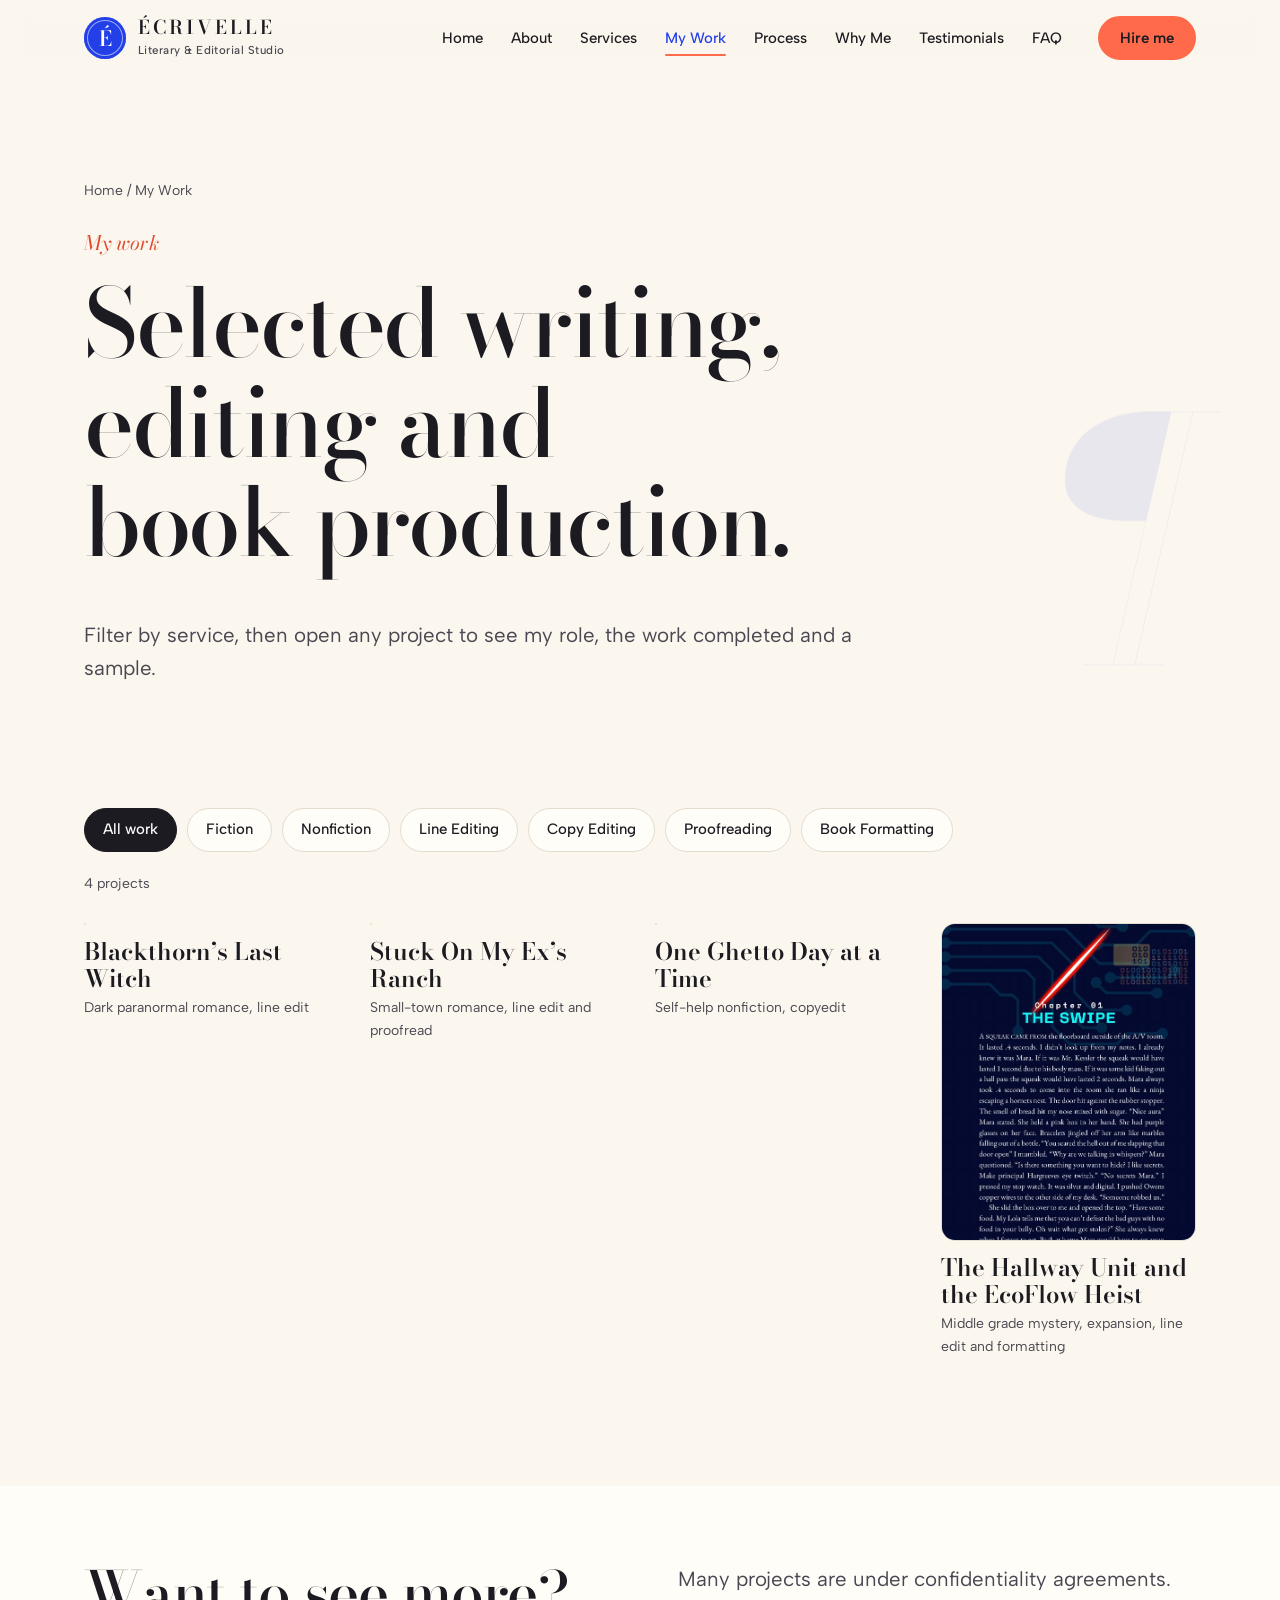
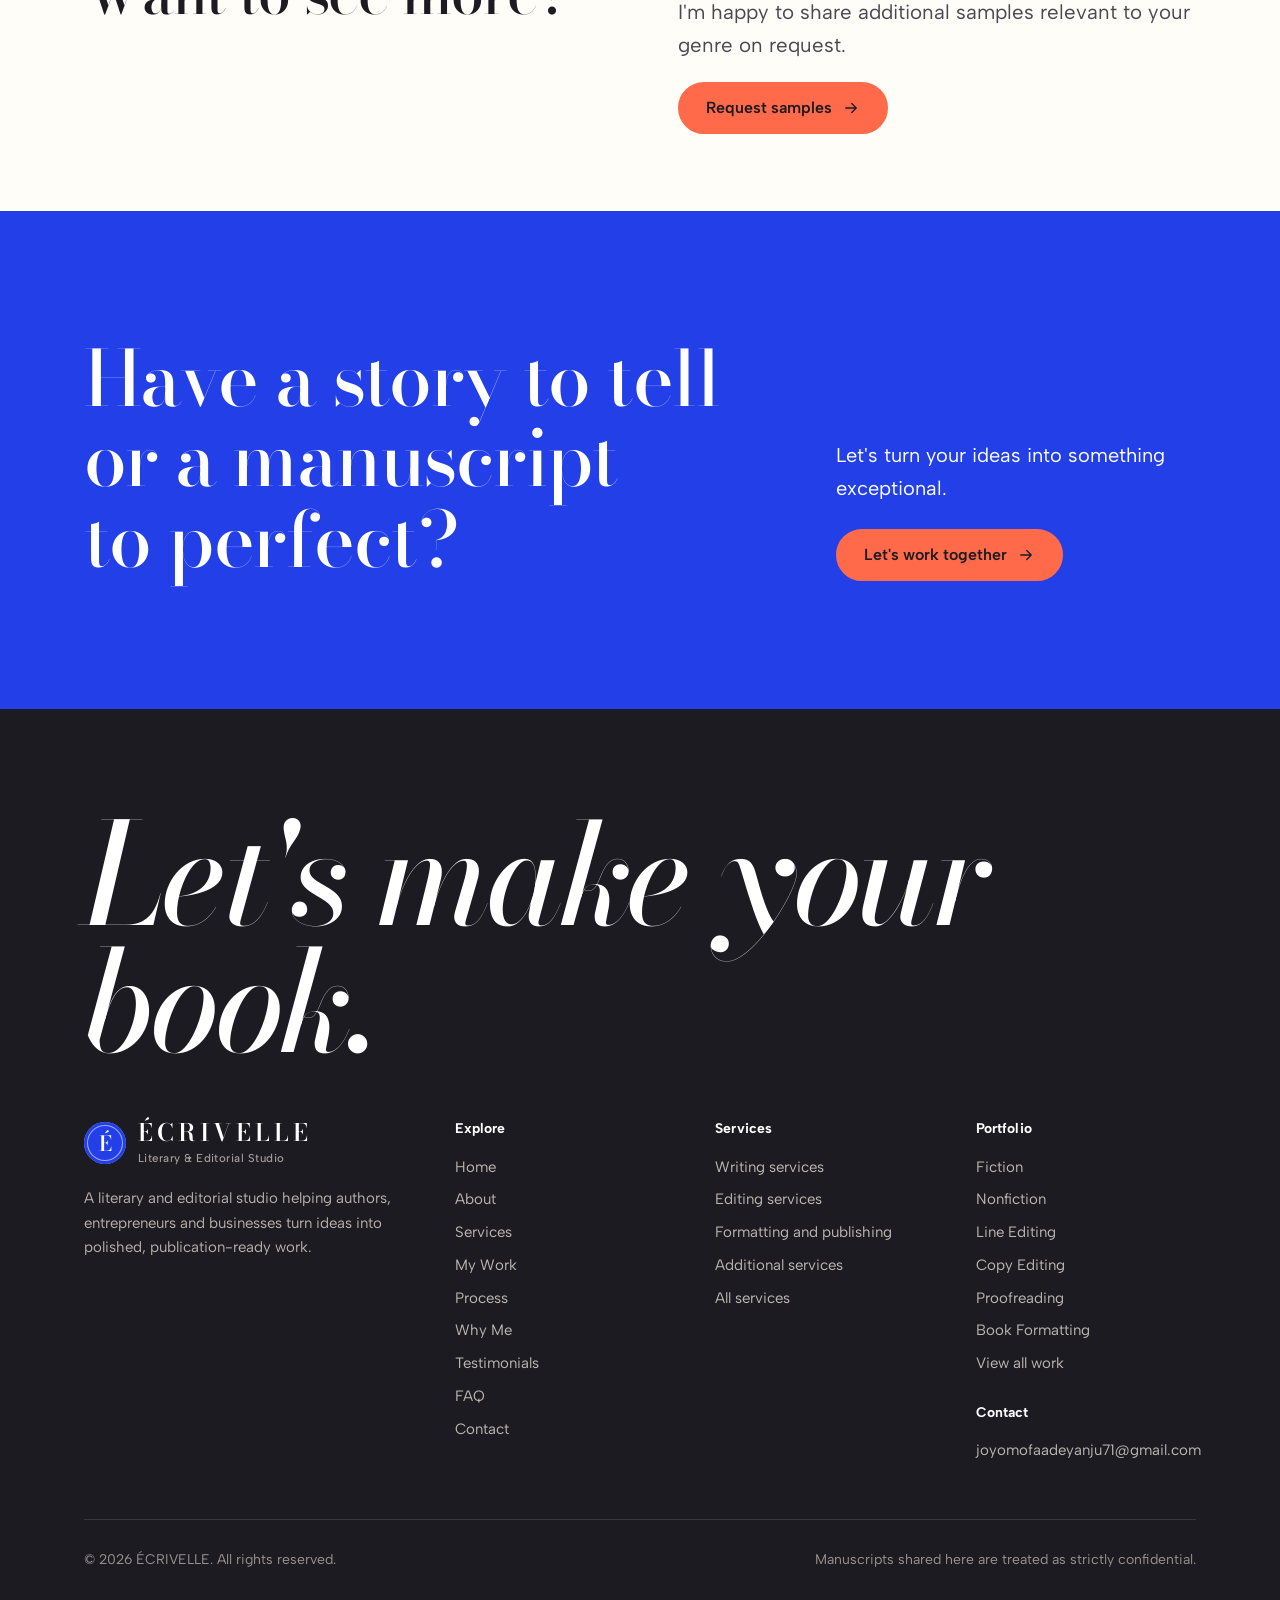
<file: ecrivelle/portfolio.html>
<!DOCTYPE html>
<html lang="en">
<head>
<meta charset="utf-8">
<meta name="viewport" content="width=device-width, initial-scale=1">
<title>Portfolio | ÉCRIVELLE</title>
<meta name="description" content="Writing samples, editing before-and-afters, beta reading reports and formatted books.">
<meta property="og:title" content="Portfolio | ÉCRIVELLE">
<meta property="og:description" content="Writing samples, editing before-and-afters, beta reading reports and formatted books.">
<meta property="og:type" content="website">
<meta name="theme-color" content="#2340E8">
<link rel="icon" href="data:image/svg+xml,%3Csvg xmlns='http://www.w3.org/2000/svg' viewBox='0 0 64 64'%3E%3Ccircle cx='32' cy='32' r='32' fill='%232340E8'/%3E%3Ctext x='32' y='44' font-family='Georgia' font-style='italic' font-size='34' text-anchor='middle' fill='white'%3E%C3%89%3C/text%3E%3C/svg%3E">
<link rel="preconnect" href="https://fonts.googleapis.com">
<link rel="preconnect" href="https://fonts.gstatic.com" crossorigin>
<link href="https://fonts.googleapis.com/css2?family=Albert+Sans:wght@400;500;600;700&family=Bodoni+Moda:ital,opsz,wght@0,6..96,500;0,6..96,600;1,6..96,500;1,6..96,600&display=swap" rel="stylesheet">
<link rel="stylesheet" href="assets/css/site.css">
</head>
<body data-page="portfolio">
<a class="skip" href="#main">Skip to content</a>
<header id="site-header"><noscript><nav class="wrap" style="padding:16px 0"><a href="index.html">Home</a> | <a href="about.html">About</a> | <a href="services.html">Services</a> | <a href="portfolio.html">My Work</a> | <a href="process.html">Process</a> | <a href="why-work-with-me.html">Why Me</a> | <a href="testimonials.html">Testimonials</a> | <a href="faq.html">FAQ</a> | <a href="contact.html">Contact</a></nav></noscript></header>
<main id="main">
<section class="page-head"><div class="wrap">
  <p class="crumbs"><a href="index.html">Home</a> / My Work</p>
  <span class="kicker">My work</span>
  <h1>Selected writing, editing and book production.</h1>
  <p class="lede">Filter by service, then open any project to see my role, the work completed and a sample.</p>
</div><span class="deco" aria-hidden="true" data-parallax="0.12">¶</span></section>
<section class="band" style="padding-top:clamp(24px,3vw,40px)"><div class="wrap">
  <div class="filters" data-portfolio-filters role="group" aria-label="Filter projects"></div>
  <p class="small muted" data-pf-count aria-live="polite" style="margin:-20px 0 28px"></p>
  <div class="pf-grid" data-portfolio></div>
</div></section>
<section class="band band--paper band--tight"><div class="wrap split--even split reveal">
  <div><h2>Want to see more?</h2></div>
  <div><p class="lede">Many projects are under confidentiality agreements. I'm happy to share additional samples relevant to your genre on request.</p>
  <a class="btn btn--coral" href="contact.html">Request samples <svg viewBox="0 0 24 24" fill="none" stroke="currentColor" stroke-width="1.8" stroke-linecap="round" stroke-linejoin="round" aria-hidden="true"><path d="M5 12h14M13 6l6 6-6 6"/></svg></a></div>
</div></section>
<section class="band band--cobalt"><div class="wrap cta reveal">
  <h2>Have a story to tell or a manuscript to perfect?</h2>
  <div><p>Let's turn your ideas into something exceptional.</p><div class="btn-row"><a class="btn btn--coral" href="contact.html">Let's work together <svg viewBox="0 0 24 24" fill="none" stroke="currentColor" stroke-width="1.8" stroke-linecap="round" stroke-linejoin="round" aria-hidden="true"><path d="M5 12h14M13 6l6 6-6 6"/></svg></a></div></div>
</div></section>
</main>
<footer id="site-footer"></footer>
<script src="assets/js/content.js"></script>
<script src="assets/js/site.js"></script>
</body>
</html>
</file>
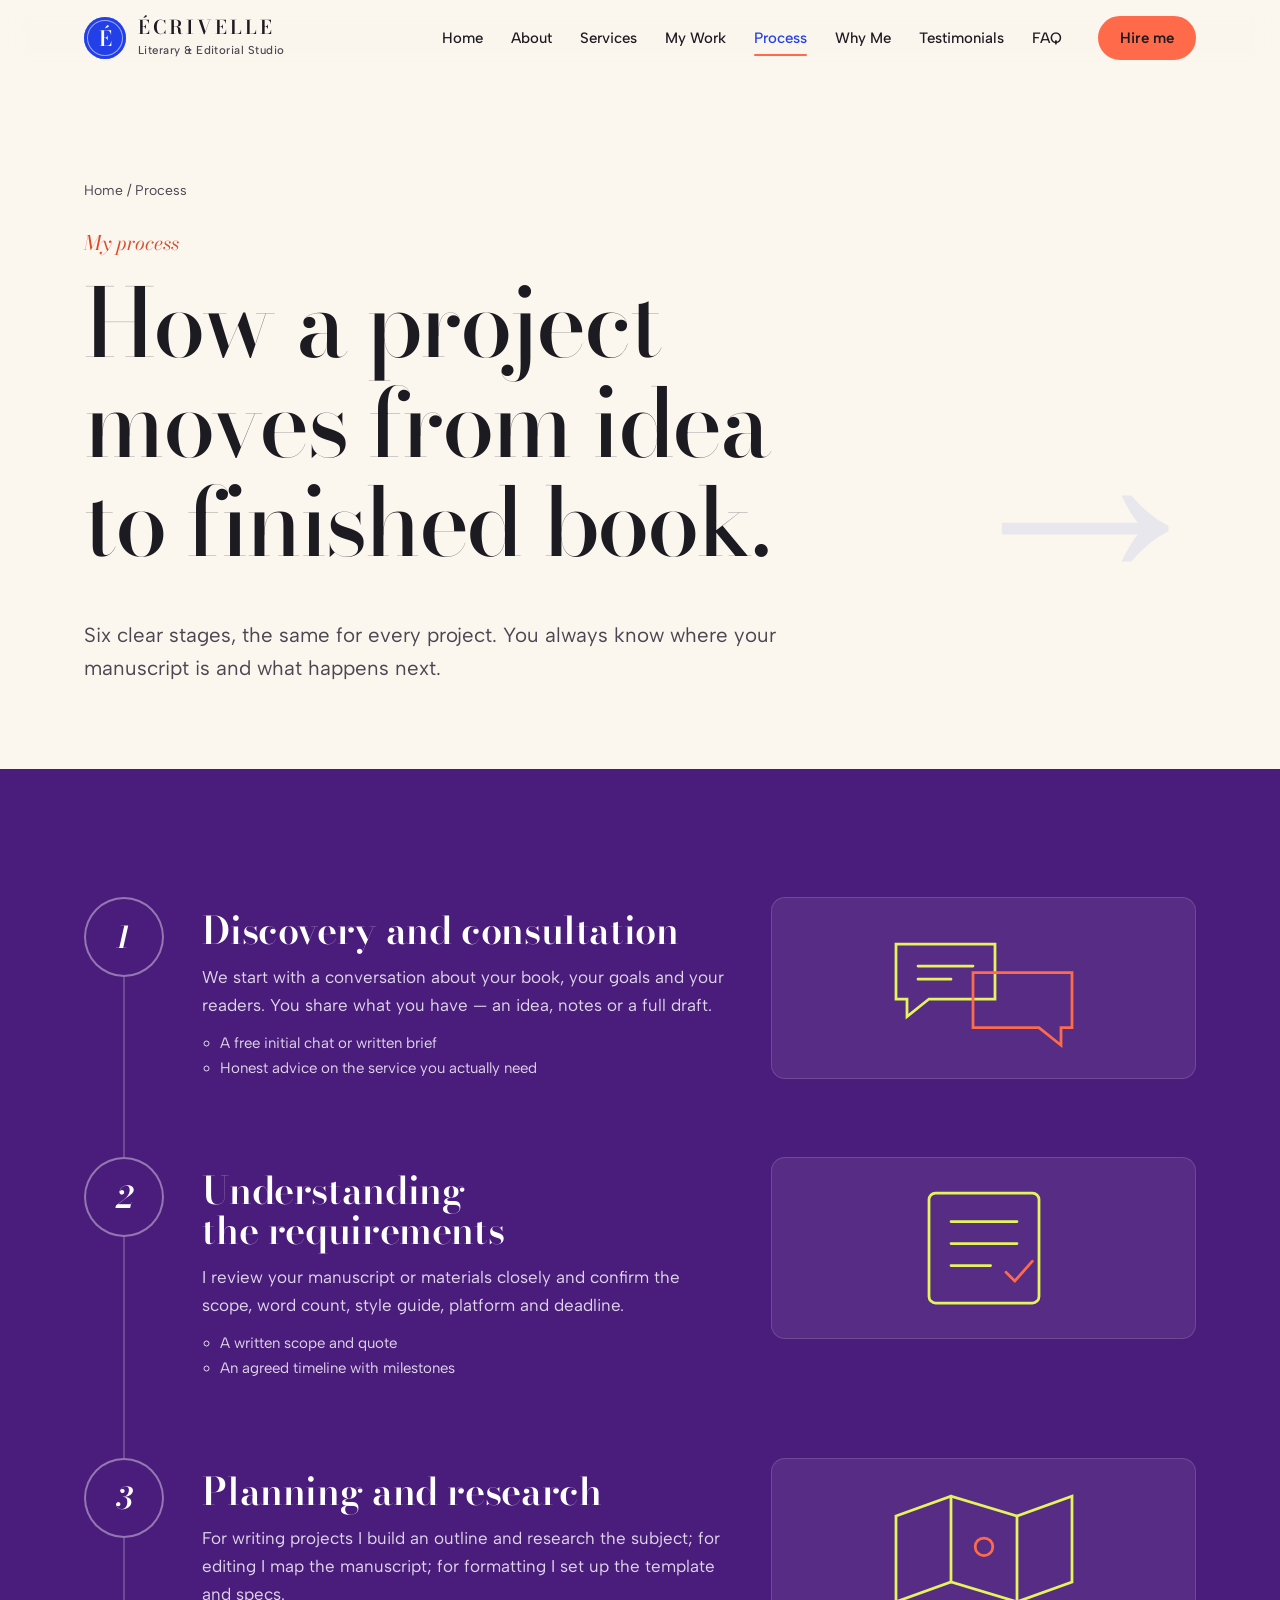
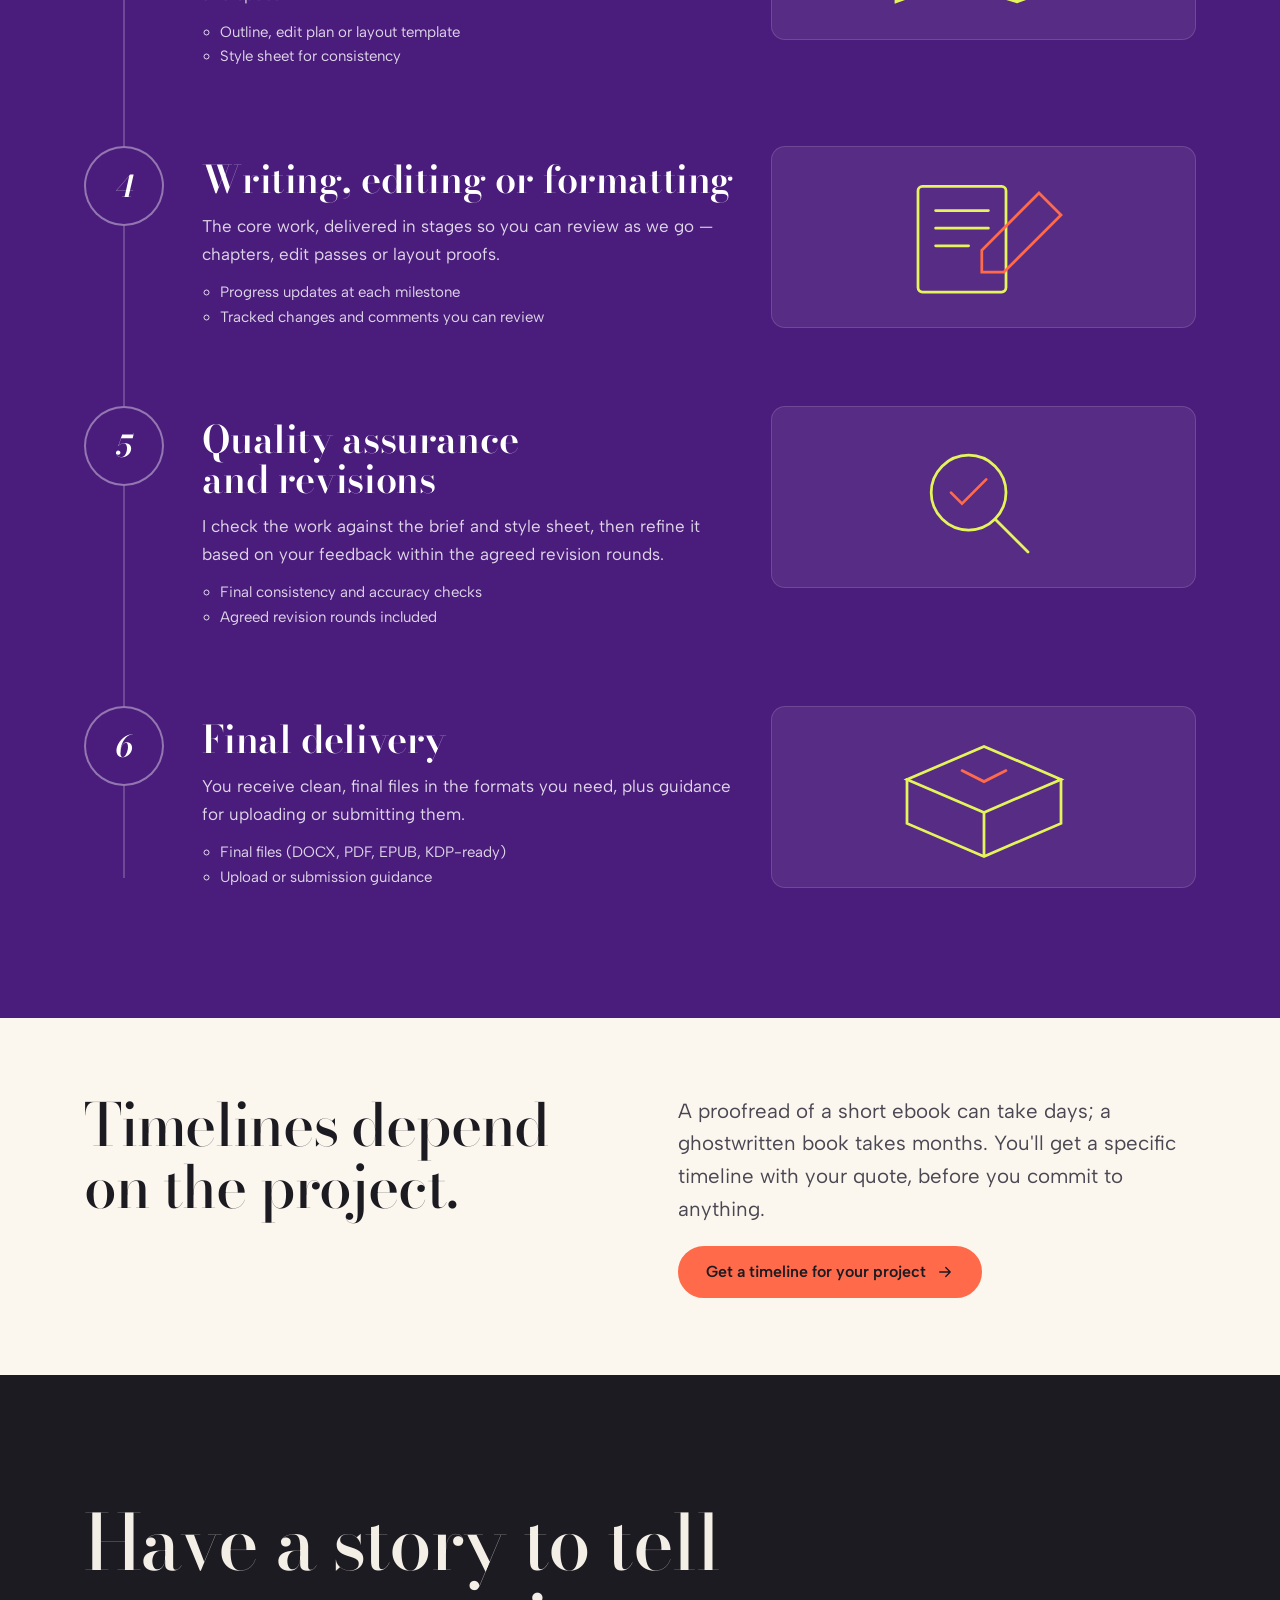
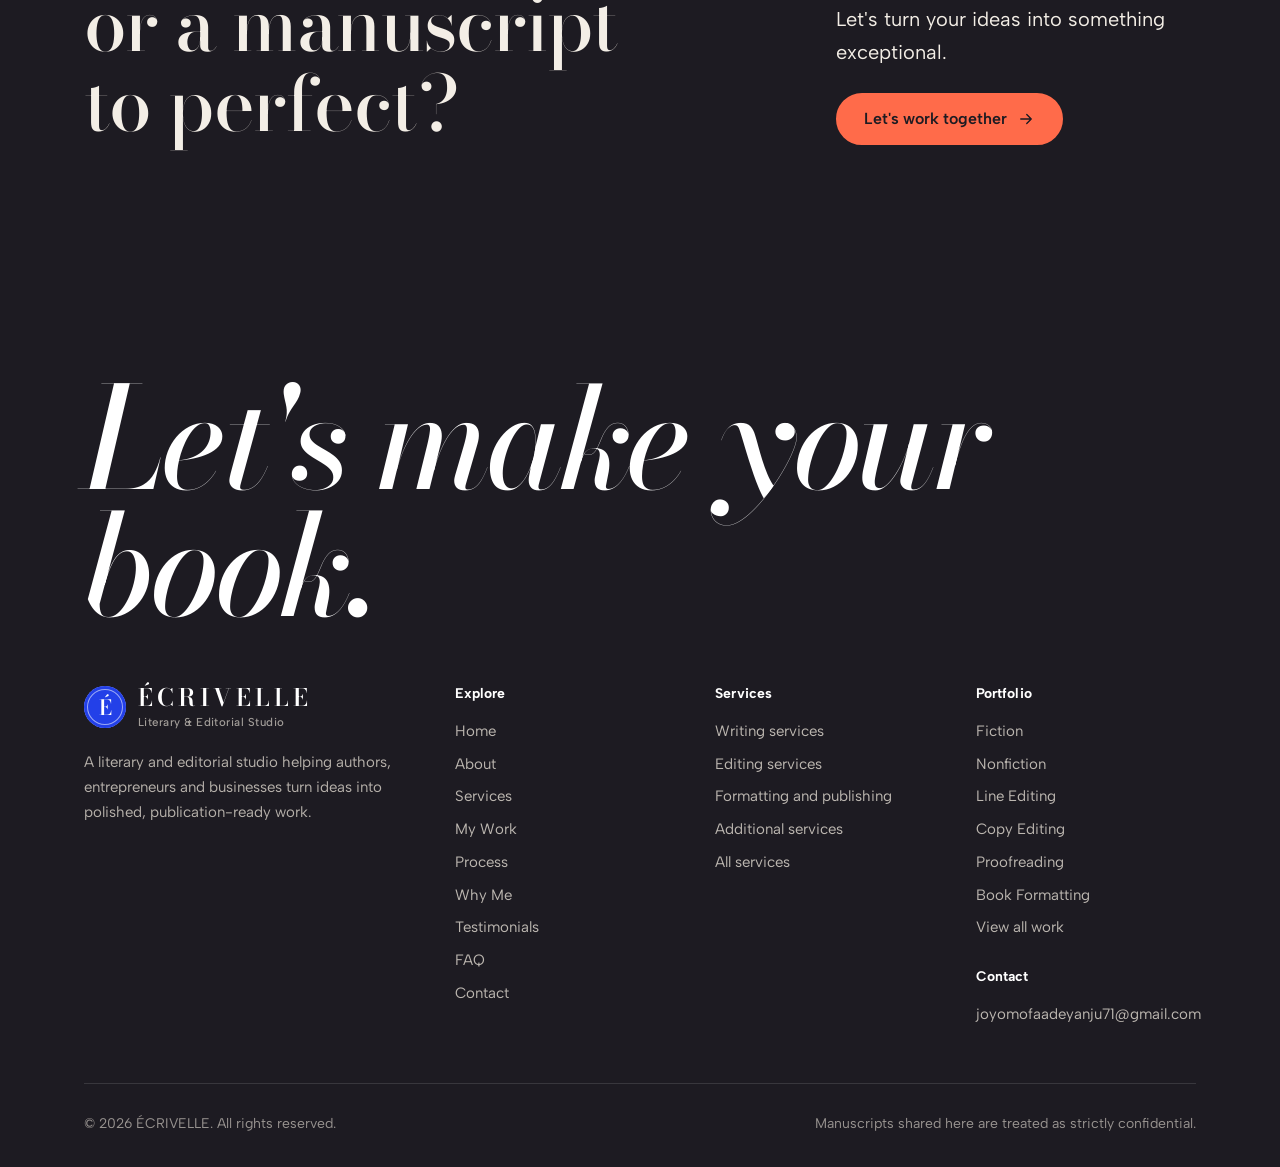
<file: ecrivelle/process.html>
<!DOCTYPE html>
<html lang="en">
<head>
<meta charset="utf-8">
<meta name="viewport" content="width=device-width, initial-scale=1">
<title>My Process | ÉCRIVELLE</title>
<meta name="description" content="A clear six-step process from consultation to final delivery for writing, editing and formatting projects.">
<meta property="og:title" content="My Process | ÉCRIVELLE">
<meta property="og:description" content="A clear six-step process from consultation to final delivery for writing, editing and formatting projects.">
<meta property="og:type" content="website">
<meta name="theme-color" content="#2340E8">
<link rel="icon" href="data:image/svg+xml,%3Csvg xmlns='http://www.w3.org/2000/svg' viewBox='0 0 64 64'%3E%3Ccircle cx='32' cy='32' r='32' fill='%232340E8'/%3E%3Ctext x='32' y='44' font-family='Georgia' font-style='italic' font-size='34' text-anchor='middle' fill='white'%3E%C3%89%3C/text%3E%3C/svg%3E">
<link rel="preconnect" href="https://fonts.googleapis.com">
<link rel="preconnect" href="https://fonts.gstatic.com" crossorigin>
<link href="https://fonts.googleapis.com/css2?family=Albert+Sans:wght@400;500;600;700&family=Bodoni+Moda:ital,opsz,wght@0,6..96,500;0,6..96,600;1,6..96,500;1,6..96,600&display=swap" rel="stylesheet">
<link rel="stylesheet" href="assets/css/site.css">
</head>
<body data-page="process">
<a class="skip" href="#main">Skip to content</a>
<header id="site-header"><noscript><nav class="wrap" style="padding:16px 0"><a href="index.html">Home</a> | <a href="about.html">About</a> | <a href="services.html">Services</a> | <a href="portfolio.html">My Work</a> | <a href="process.html">Process</a> | <a href="why-work-with-me.html">Why Me</a> | <a href="testimonials.html">Testimonials</a> | <a href="faq.html">FAQ</a> | <a href="contact.html">Contact</a></nav></noscript></header>
<main id="main">
<section class="page-head"><div class="wrap">
  <p class="crumbs"><a href="index.html">Home</a> / Process</p>
  <span class="kicker">My process</span>
  <h1>How a project moves from idea to finished book.</h1>
  <p class="lede">Six clear stages, the same for every project. You always know where your manuscript is and what happens next.</p>
</div><span class="deco" aria-hidden="true" data-parallax="0.12">→</span></section>
<section class="band band--purple"><div class="wrap">
  <div class="timeline" data-timeline><span class="progress" aria-hidden="true"></span><ol><li class="step reveal"><span class="step-num">1</span>
  <div><h3>Discovery and consultation</h3><p>We start with a conversation about your book, your goals and your readers. You share what you have — an idea, notes or a full draft.</p><ul><li>A free initial chat or written brief</li><li>Honest advice on the service you actually need</li></ul></div>
  <div class="step-art" aria-hidden="true"><svg viewBox="0 0 200 120" fill="none" stroke="#E4F45A" stroke-width="2.5" stroke-linecap="round"><path d="M20 20h90v50H50l-20 16V70H20z"/><path d="M90 46h90v50h-10v16l-20-16H90z" stroke="#FF6B4A"/><path d="M40 40h50M40 52h30"/></svg></div></li><li class="step reveal"><span class="step-num">2</span>
  <div><h3>Understanding the requirements</h3><p>I review your manuscript or materials closely and confirm the scope, word count, style guide, platform and deadline.</p><ul><li>A written scope and quote</li><li>An agreed timeline with milestones</li></ul></div>
  <div class="step-art" aria-hidden="true"><svg viewBox="0 0 200 120" fill="none" stroke="#E4F45A" stroke-width="2.5" stroke-linecap="round"><rect x="50" y="10" width="100" height="100" rx="6"/><path d="M70 36h60M70 56h60M70 76h36"/><path d="m120 82 8 8 16-18" stroke="#FF6B4A"/></svg></div></li><li class="step reveal"><span class="step-num">3</span>
  <div><h3>Planning and research</h3><p>For writing projects I build an outline and research the subject; for editing I map the manuscript; for formatting I set up the template and specs.</p><ul><li>Outline, edit plan or layout template</li><li>Style sheet for consistency</li></ul></div>
  <div class="step-art" aria-hidden="true"><svg viewBox="0 0 200 120" fill="none" stroke="#E4F45A" stroke-width="2.5" stroke-linecap="round"><path d="m20 30 50-18 60 18 50-18v78l-50 18-60-18-50 18z"/><path d="M70 12v78M130 30v78"/><circle cx="100" cy="58" r="8" stroke="#FF6B4A"/></svg></div></li><li class="step reveal"><span class="step-num">4</span>
  <div><h3>Writing, editing or formatting</h3><p>The core work, delivered in stages so you can review as we go — chapters, edit passes or layout proofs.</p><ul><li>Progress updates at each milestone</li><li>Tracked changes and comments you can review</li></ul></div>
  <div class="step-art" aria-hidden="true"><svg viewBox="0 0 200 120" fill="none" stroke="#E4F45A" stroke-width="2.5" stroke-linecap="round"><rect x="40" y="14" width="80" height="96" rx="4"/><path d="M56 36h48M56 52h48M56 68h30"/><path d="m150 20 20 20-52 52H98V72z" stroke="#FF6B4A"/></svg></div></li><li class="step reveal"><span class="step-num">5</span>
  <div><h3>Quality assurance and revisions</h3><p>I check the work against the brief and style sheet, then refine it based on your feedback within the agreed revision rounds.</p><ul><li>Final consistency and accuracy checks</li><li>Agreed revision rounds included</li></ul></div>
  <div class="step-art" aria-hidden="true"><svg viewBox="0 0 200 120" fill="none" stroke="#E4F45A" stroke-width="2.5" stroke-linecap="round"><circle cx="86" cy="56" r="34"/><path d="m110 80 30 30"/><path d="m70 56 10 10 22-22" stroke="#FF6B4A"/></svg></div></li><li class="step reveal"><span class="step-num">6</span>
  <div><h3>Final delivery</h3><p>You receive clean, final files in the formats you need, plus guidance for uploading or submitting them.</p><ul><li>Final files (DOCX, PDF, EPUB, KDP-ready)</li><li>Upload or submission guidance</li></ul></div>
  <div class="step-art" aria-hidden="true"><svg viewBox="0 0 200 120" fill="none" stroke="#E4F45A" stroke-width="2.5" stroke-linecap="round"><path d="m30 44 70-30 70 30-70 30z"/><path d="M30 44v40l70 30 70-30V44M100 74v40" /><path d="m80 36 20 10 20-10" stroke="#FF6B4A"/></svg></div></li></ol></div>
</div></section>
<section class="band band--tight"><div class="wrap split--even split reveal">
  <div><h2>Timelines depend on the project.</h2></div>
  <div><p class="lede">A proofread of a short ebook can take days; a ghostwritten book takes months. You'll get a specific timeline with your quote, before you commit to anything.</p>
  <a class="btn btn--coral" href="contact.html">Get a timeline for your project <svg viewBox="0 0 24 24" fill="none" stroke="currentColor" stroke-width="1.8" stroke-linecap="round" stroke-linejoin="round" aria-hidden="true"><path d="M5 12h14M13 6l6 6-6 6"/></svg></a></div>
</div></section>
<section class="band band--ink"><div class="wrap cta reveal">
  <h2>Have a story to tell or a manuscript to perfect?</h2>
  <div><p>Let's turn your ideas into something exceptional.</p><div class="btn-row"><a class="btn btn--coral" href="contact.html">Let's work together <svg viewBox="0 0 24 24" fill="none" stroke="currentColor" stroke-width="1.8" stroke-linecap="round" stroke-linejoin="round" aria-hidden="true"><path d="M5 12h14M13 6l6 6-6 6"/></svg></a></div></div>
</div></section>
</main>
<footer id="site-footer"></footer>
<script src="assets/js/content.js"></script>
<script src="assets/js/site.js"></script>
</body>
</html>
</file>
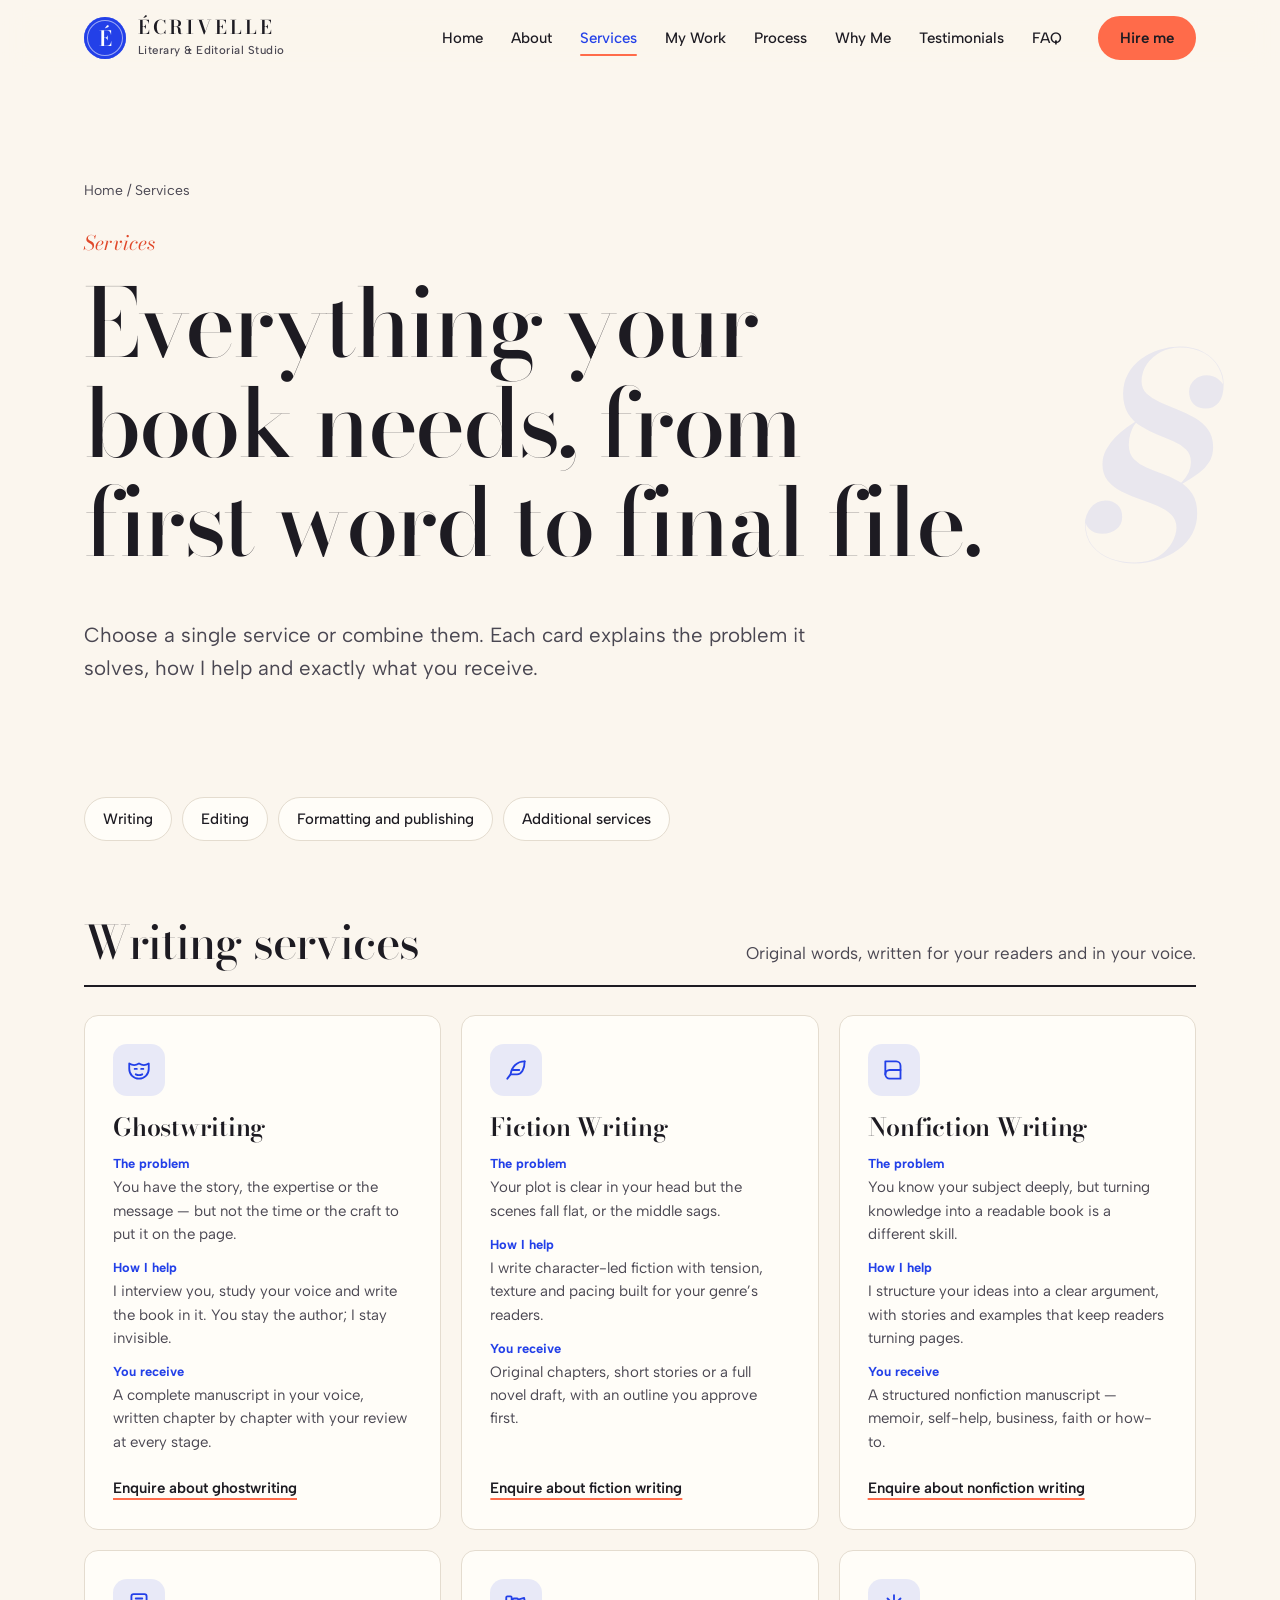
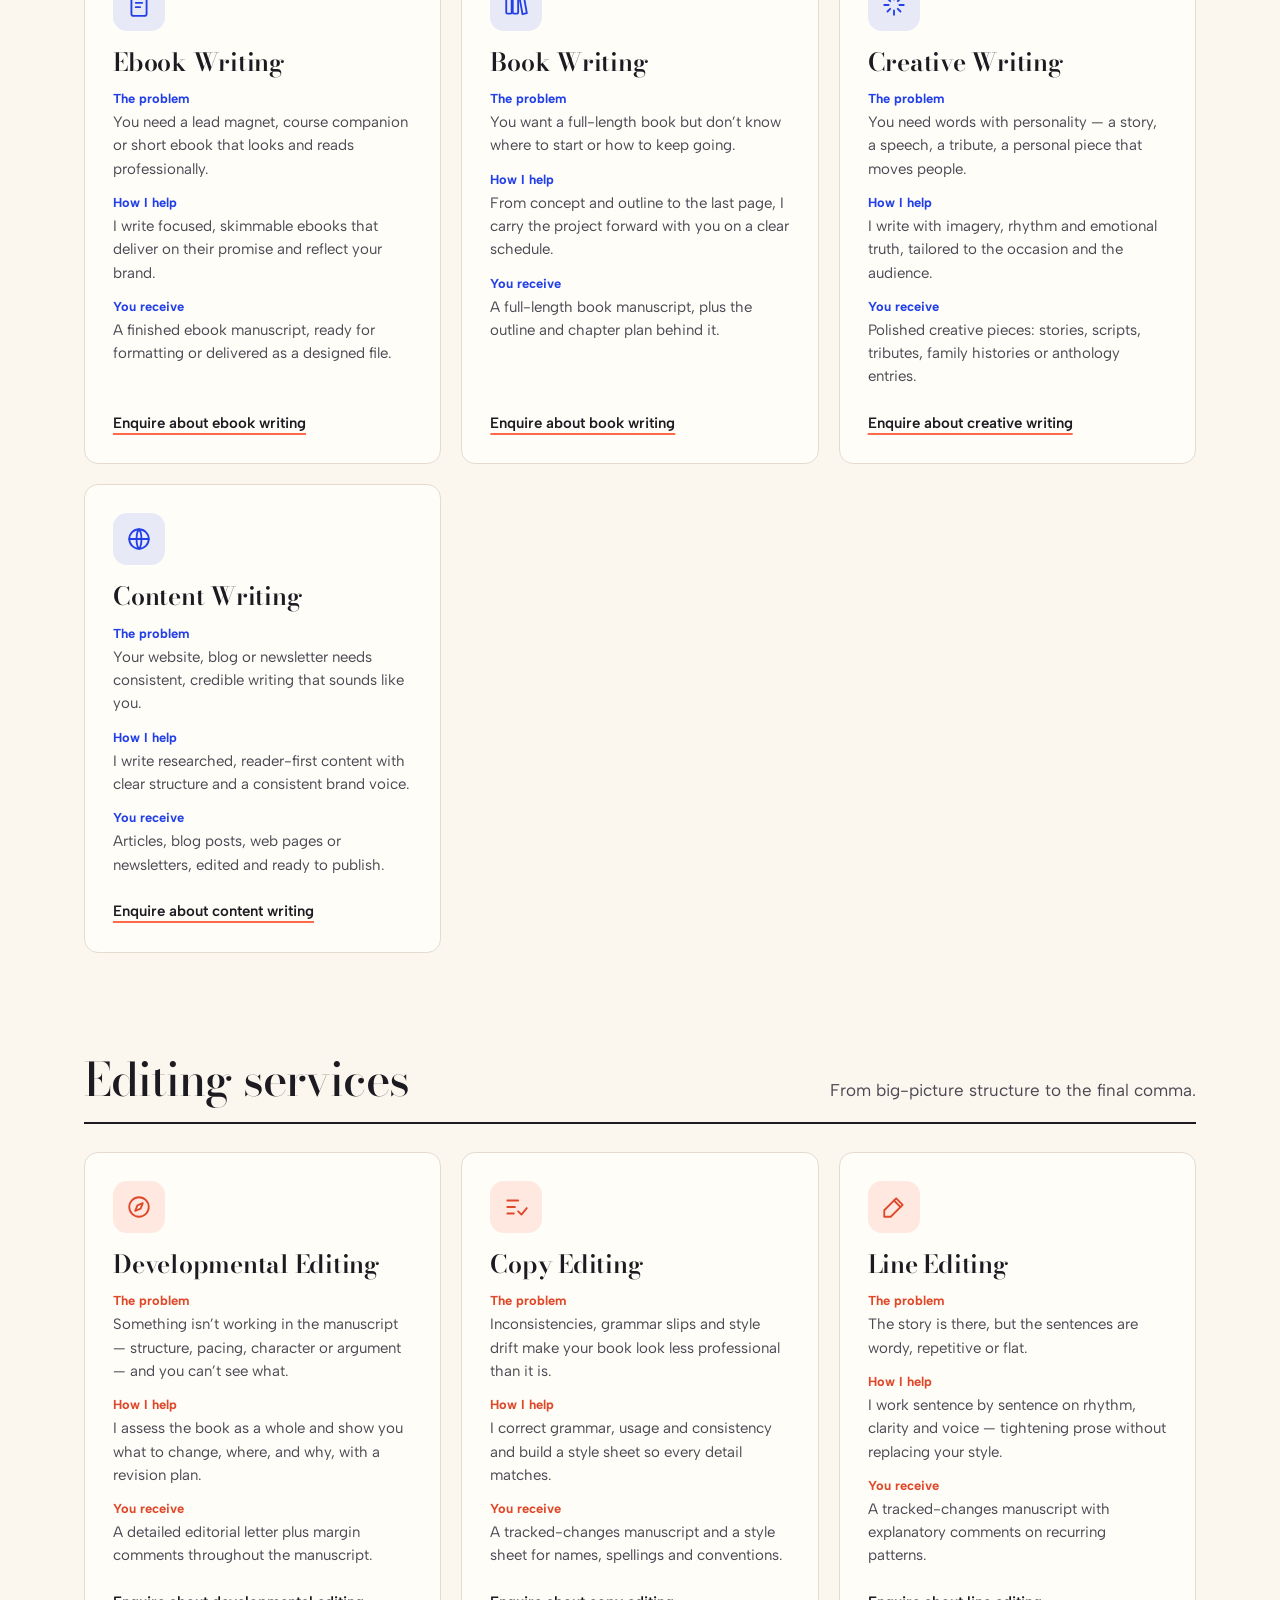
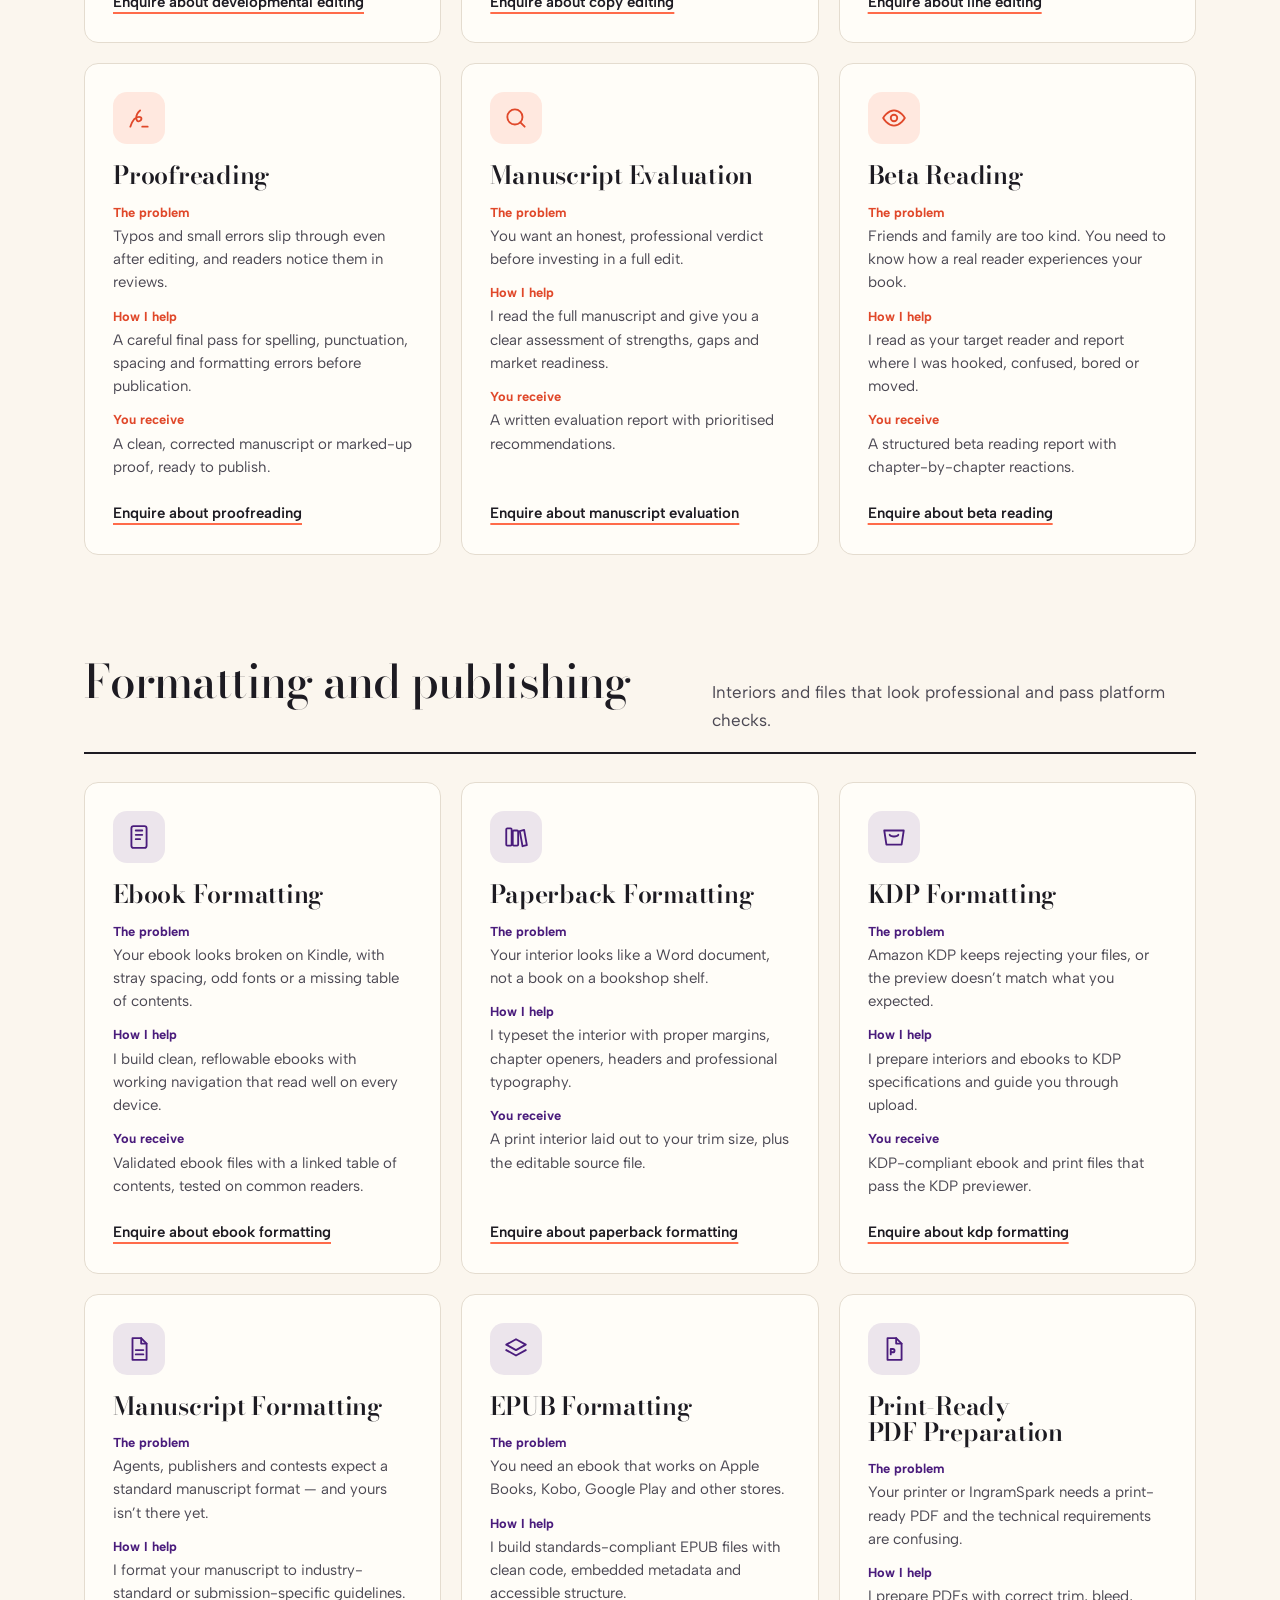
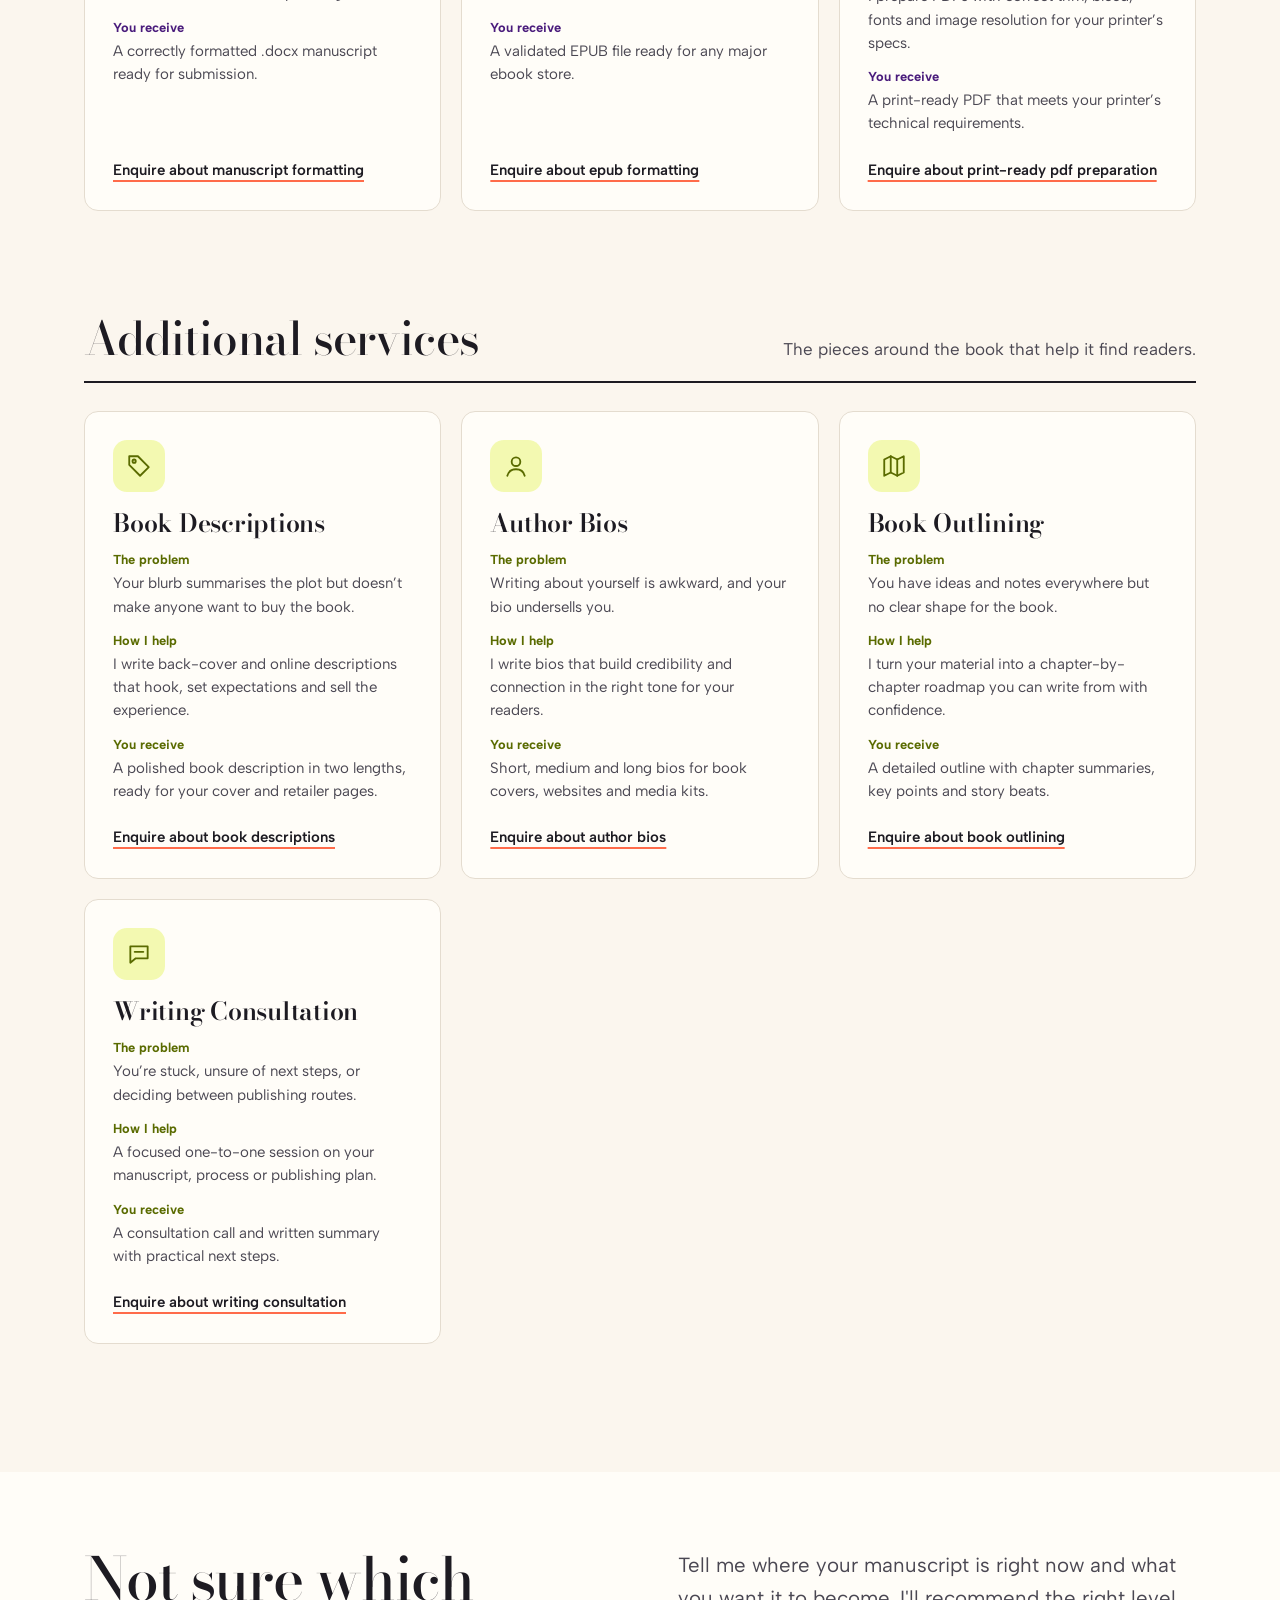
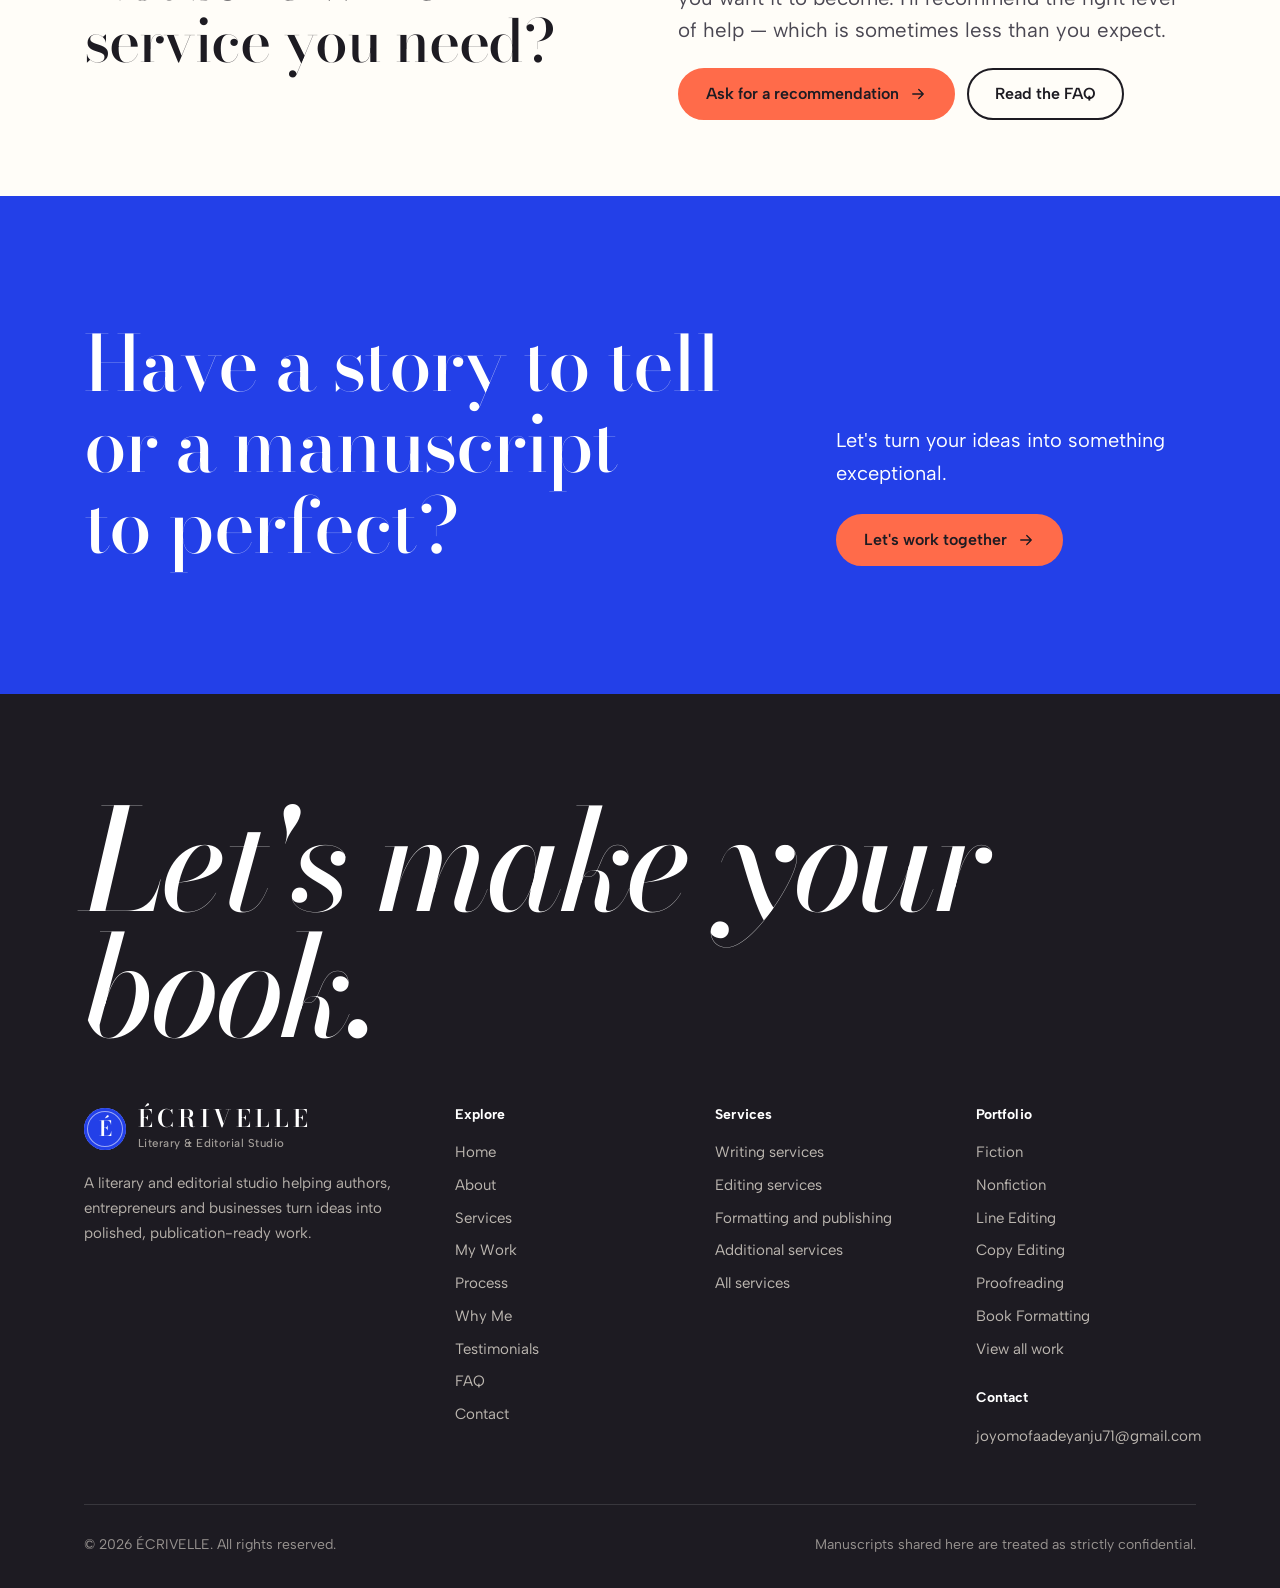
<file: ecrivelle/services.html>
<!DOCTYPE html>
<html lang="en">
<head>
<meta charset="utf-8">
<meta name="viewport" content="width=device-width, initial-scale=1">
<title>Writing, Editing & Formatting Services | ÉCRIVELLE</title>
<meta name="description" content="Ghostwriting, fiction and nonfiction writing, developmental editing, copy editing, proofreading, beta reading, KDP, EPUB and print formatting.">
<meta property="og:title" content="Writing, Editing & Formatting Services | ÉCRIVELLE">
<meta property="og:description" content="Ghostwriting, fiction and nonfiction writing, developmental editing, copy editing, proofreading, beta reading, KDP, EPUB and print formatting.">
<meta property="og:type" content="website">
<meta name="theme-color" content="#2340E8">
<link rel="icon" href="data:image/svg+xml,%3Csvg xmlns='http://www.w3.org/2000/svg' viewBox='0 0 64 64'%3E%3Ccircle cx='32' cy='32' r='32' fill='%232340E8'/%3E%3Ctext x='32' y='44' font-family='Georgia' font-style='italic' font-size='34' text-anchor='middle' fill='white'%3E%C3%89%3C/text%3E%3C/svg%3E">
<link rel="preconnect" href="https://fonts.googleapis.com">
<link rel="preconnect" href="https://fonts.gstatic.com" crossorigin>
<link href="https://fonts.googleapis.com/css2?family=Albert+Sans:wght@400;500;600;700&family=Bodoni+Moda:ital,opsz,wght@0,6..96,500;0,6..96,600;1,6..96,500;1,6..96,600&display=swap" rel="stylesheet">
<link rel="stylesheet" href="assets/css/site.css">
</head>
<body data-page="services">
<a class="skip" href="#main">Skip to content</a>
<header id="site-header"><noscript><nav class="wrap" style="padding:16px 0"><a href="index.html">Home</a> | <a href="about.html">About</a> | <a href="services.html">Services</a> | <a href="portfolio.html">My Work</a> | <a href="process.html">Process</a> | <a href="why-work-with-me.html">Why Me</a> | <a href="testimonials.html">Testimonials</a> | <a href="faq.html">FAQ</a> | <a href="contact.html">Contact</a></nav></noscript></header>
<main id="main">
<section class="page-head"><div class="wrap">
  <p class="crumbs"><a href="index.html">Home</a> / Services</p>
  <span class="kicker">Services</span>
  <h1>Everything your book needs, from first word to final file.</h1>
  <p class="lede">Choose a single service or combine them. Each card explains the problem it solves, how I help and exactly what you receive.</p>
</div><span class="deco" aria-hidden="true" data-parallax="0.12">§</span></section>
<div class="wrap"><nav class="svc-jump" aria-label="Service categories">
  <a class="chip" href="#writing">Writing</a><a class="chip" href="#editing">Editing</a><a class="chip" href="#publishing">Formatting and publishing</a><a class="chip" href="#extra">Additional services</a>
</nav></div>
<section class="band" style="padding-top:clamp(48px,6vw,80px)"><div class="wrap" data-services></div></section>
<section class="band band--paper band--tight"><div class="wrap split--even split reveal">
  <div><h2>Not sure which service you need?</h2></div>
  <div><p class="lede">Tell me where your manuscript is right now and what you want it to become. I'll recommend the right level of help — which is sometimes less than you expect.</p>
  <div class="btn-row"><a class="btn btn--coral" href="contact.html">Ask for a recommendation <svg viewBox="0 0 24 24" fill="none" stroke="currentColor" stroke-width="1.8" stroke-linecap="round" stroke-linejoin="round" aria-hidden="true"><path d="M5 12h14M13 6l6 6-6 6"/></svg></a><a class="btn btn--ghost" href="faq.html">Read the FAQ</a></div></div>
</div></section>
<section class="band band--cobalt"><div class="wrap cta reveal">
  <h2>Have a story to tell or a manuscript to perfect?</h2>
  <div><p>Let's turn your ideas into something exceptional.</p><div class="btn-row"><a class="btn btn--coral" href="contact.html">Let's work together <svg viewBox="0 0 24 24" fill="none" stroke="currentColor" stroke-width="1.8" stroke-linecap="round" stroke-linejoin="round" aria-hidden="true"><path d="M5 12h14M13 6l6 6-6 6"/></svg></a></div></div>
</div></section>
</main>
<footer id="site-footer"></footer>
<script src="assets/js/content.js"></script>
<script src="assets/js/site.js"></script>
</body>
</html>
</file>
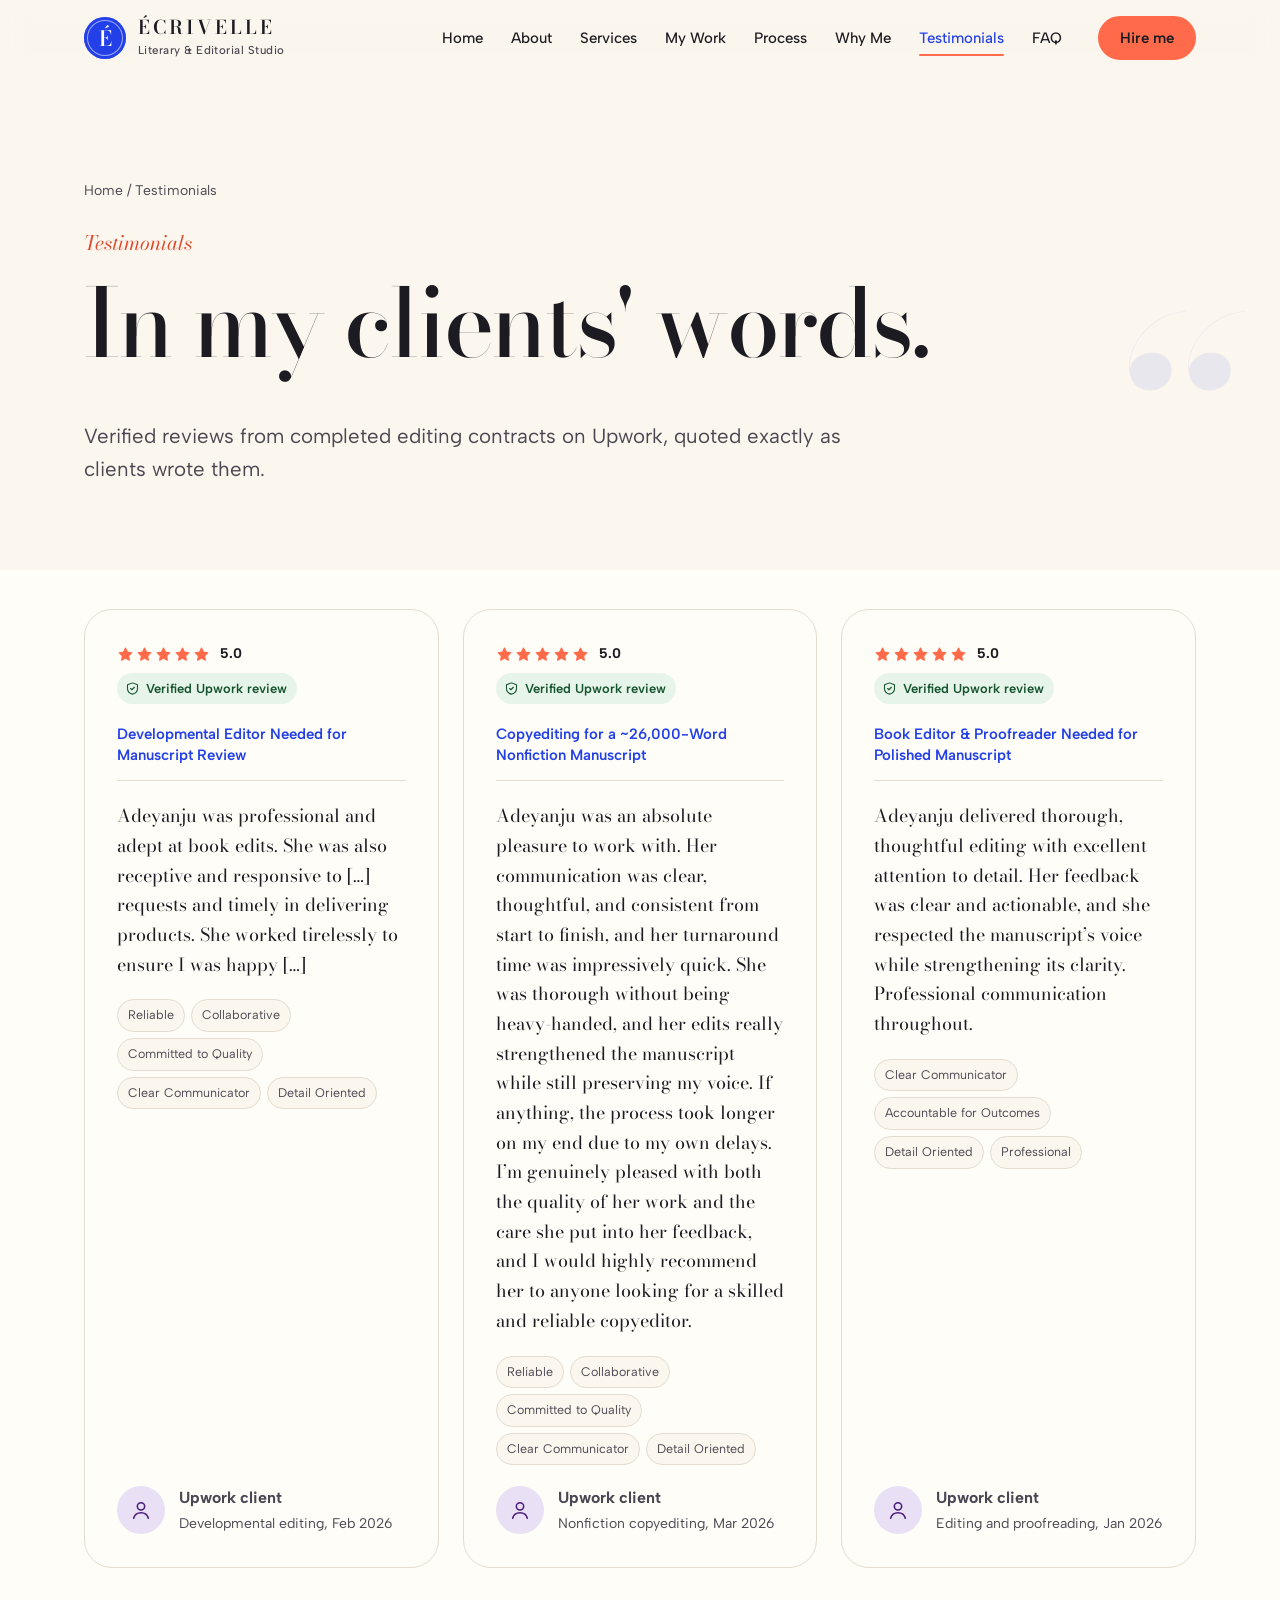
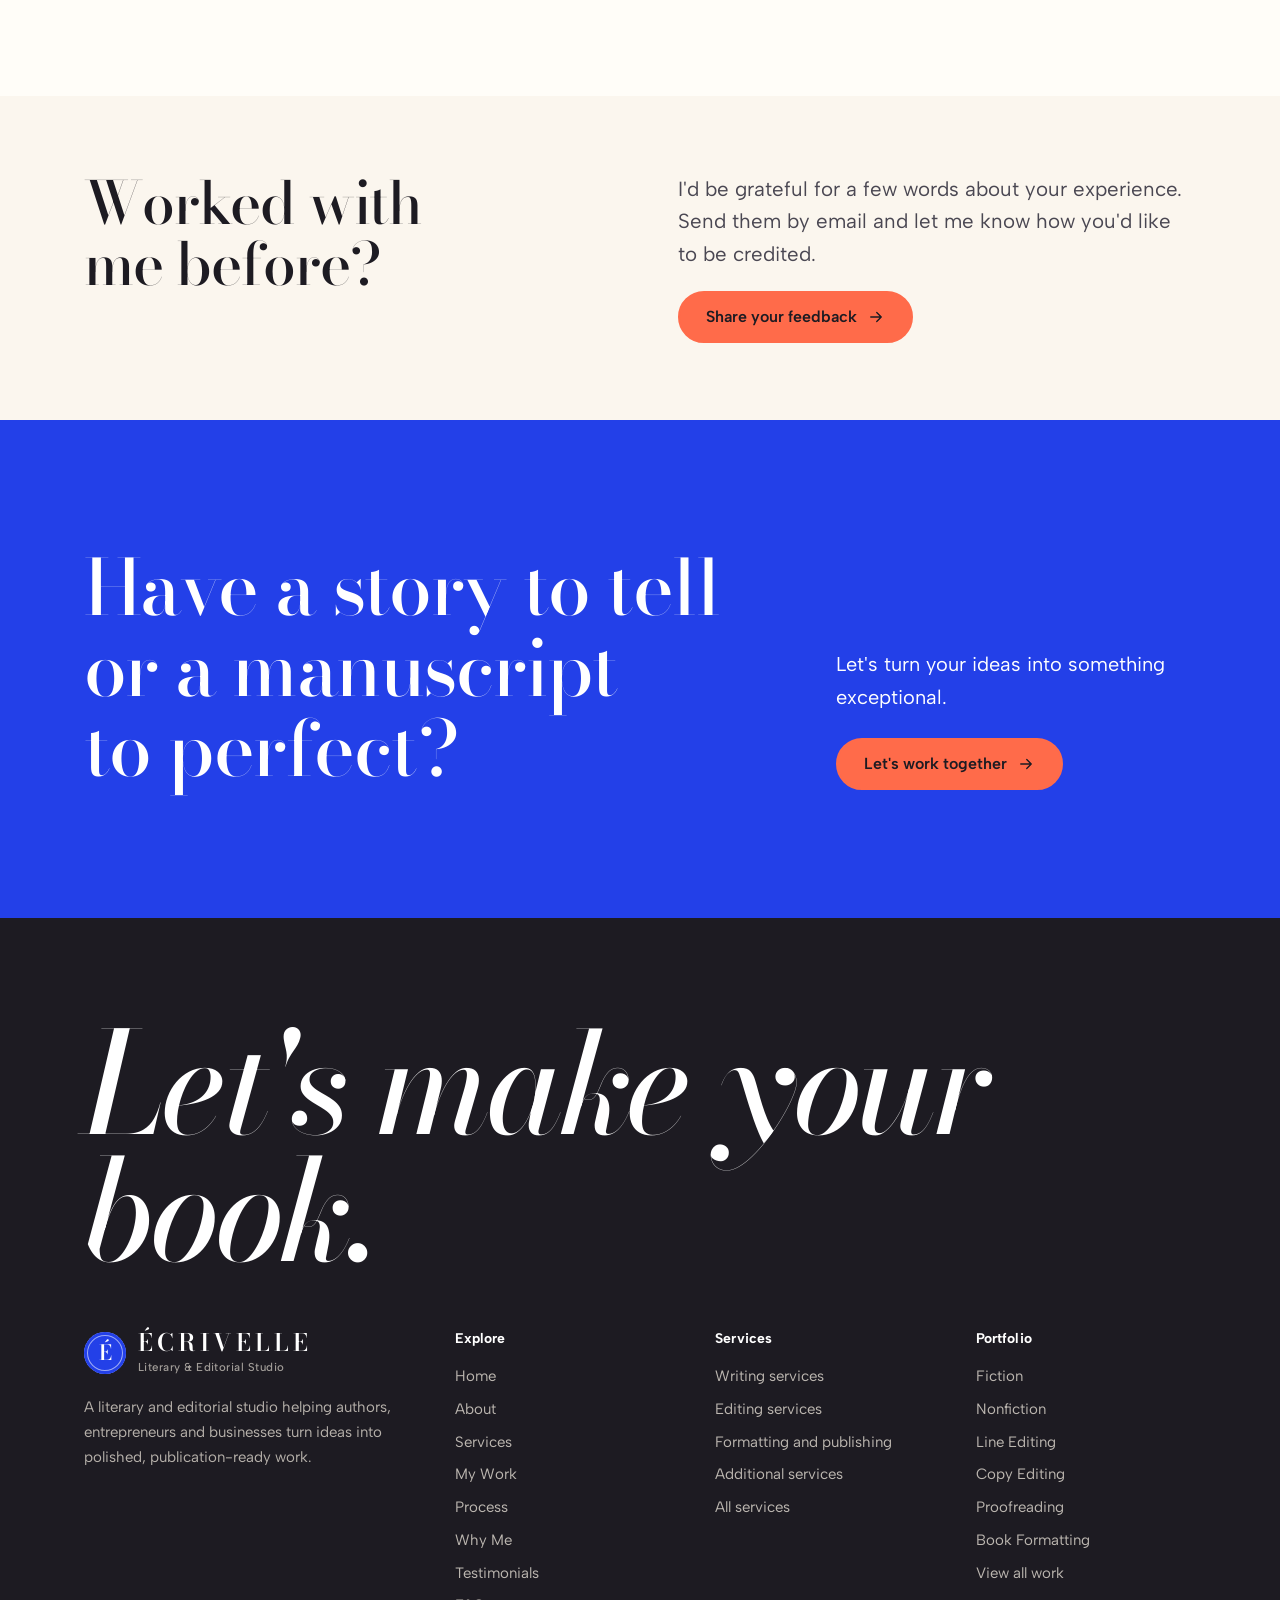
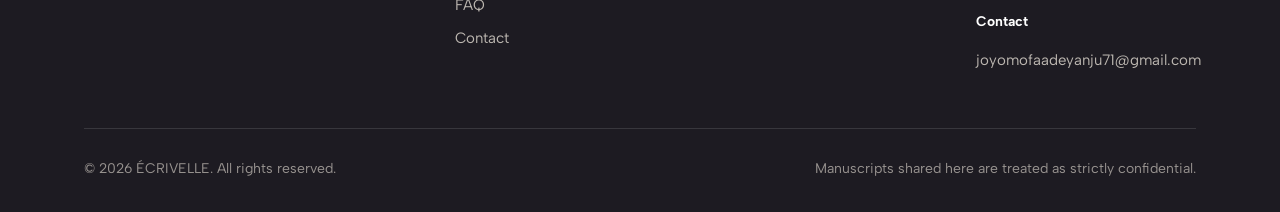
<file: ecrivelle/testimonials.html>
<!DOCTYPE html>
<html lang="en">
<head>
<meta charset="utf-8">
<meta name="viewport" content="width=device-width, initial-scale=1">
<title>Testimonials | ÉCRIVELLE</title>
<meta name="description" content="Feedback from authors and businesses on writing, editing and formatting projects.">
<meta property="og:title" content="Testimonials | ÉCRIVELLE">
<meta property="og:description" content="Feedback from authors and businesses on writing, editing and formatting projects.">
<meta property="og:type" content="website">
<meta name="theme-color" content="#2340E8">
<link rel="icon" href="data:image/svg+xml,%3Csvg xmlns='http://www.w3.org/2000/svg' viewBox='0 0 64 64'%3E%3Ccircle cx='32' cy='32' r='32' fill='%232340E8'/%3E%3Ctext x='32' y='44' font-family='Georgia' font-style='italic' font-size='34' text-anchor='middle' fill='white'%3E%C3%89%3C/text%3E%3C/svg%3E">
<link rel="preconnect" href="https://fonts.googleapis.com">
<link rel="preconnect" href="https://fonts.gstatic.com" crossorigin>
<link href="https://fonts.googleapis.com/css2?family=Albert+Sans:wght@400;500;600;700&family=Bodoni+Moda:ital,opsz,wght@0,6..96,500;0,6..96,600;1,6..96,500;1,6..96,600&display=swap" rel="stylesheet">
<link rel="stylesheet" href="assets/css/site.css">
</head>
<body data-page="testimonials">
<a class="skip" href="#main">Skip to content</a>
<header id="site-header"><noscript><nav class="wrap" style="padding:16px 0"><a href="index.html">Home</a> | <a href="about.html">About</a> | <a href="services.html">Services</a> | <a href="portfolio.html">My Work</a> | <a href="process.html">Process</a> | <a href="why-work-with-me.html">Why Me</a> | <a href="testimonials.html">Testimonials</a> | <a href="faq.html">FAQ</a> | <a href="contact.html">Contact</a></nav></noscript></header>
<main id="main">
<section class="page-head"><div class="wrap">
  <p class="crumbs"><a href="index.html">Home</a> / Testimonials</p>
  <span class="kicker">Testimonials</span>
  <h1>In my clients' words.</h1>
  <p class="lede">Verified reviews from completed editing contracts on Upwork, quoted exactly as clients wrote them.</p>
</div><span class="deco" aria-hidden="true" data-parallax="0.12">“</span></section>
<section class="band band--paper" style="padding-top:clamp(24px,3vw,40px)"><div class="wrap"><div class="t-grid" data-testimonials></div></div></section>
<section class="band band--tight"><div class="wrap split--even split reveal">
  <div><h2>Worked with me before?</h2></div>
  <div><p class="lede">I'd be grateful for a few words about your experience. Send them by email and let me know how you'd like to be credited.</p>
  <a class="btn btn--coral" href="contact.html">Share your feedback <svg viewBox="0 0 24 24" fill="none" stroke="currentColor" stroke-width="1.8" stroke-linecap="round" stroke-linejoin="round" aria-hidden="true"><path d="M5 12h14M13 6l6 6-6 6"/></svg></a></div>
</div></section>
<section class="band band--cobalt"><div class="wrap cta reveal">
  <h2>Have a story to tell or a manuscript to perfect?</h2>
  <div><p>Let's turn your ideas into something exceptional.</p><div class="btn-row"><a class="btn btn--coral" href="contact.html">Let's work together <svg viewBox="0 0 24 24" fill="none" stroke="currentColor" stroke-width="1.8" stroke-linecap="round" stroke-linejoin="round" aria-hidden="true"><path d="M5 12h14M13 6l6 6-6 6"/></svg></a></div></div>
</div></section>
</main>
<footer id="site-footer"></footer>
<script src="assets/js/content.js"></script>
<script src="assets/js/site.js"></script>
</body>
</html>
</file>
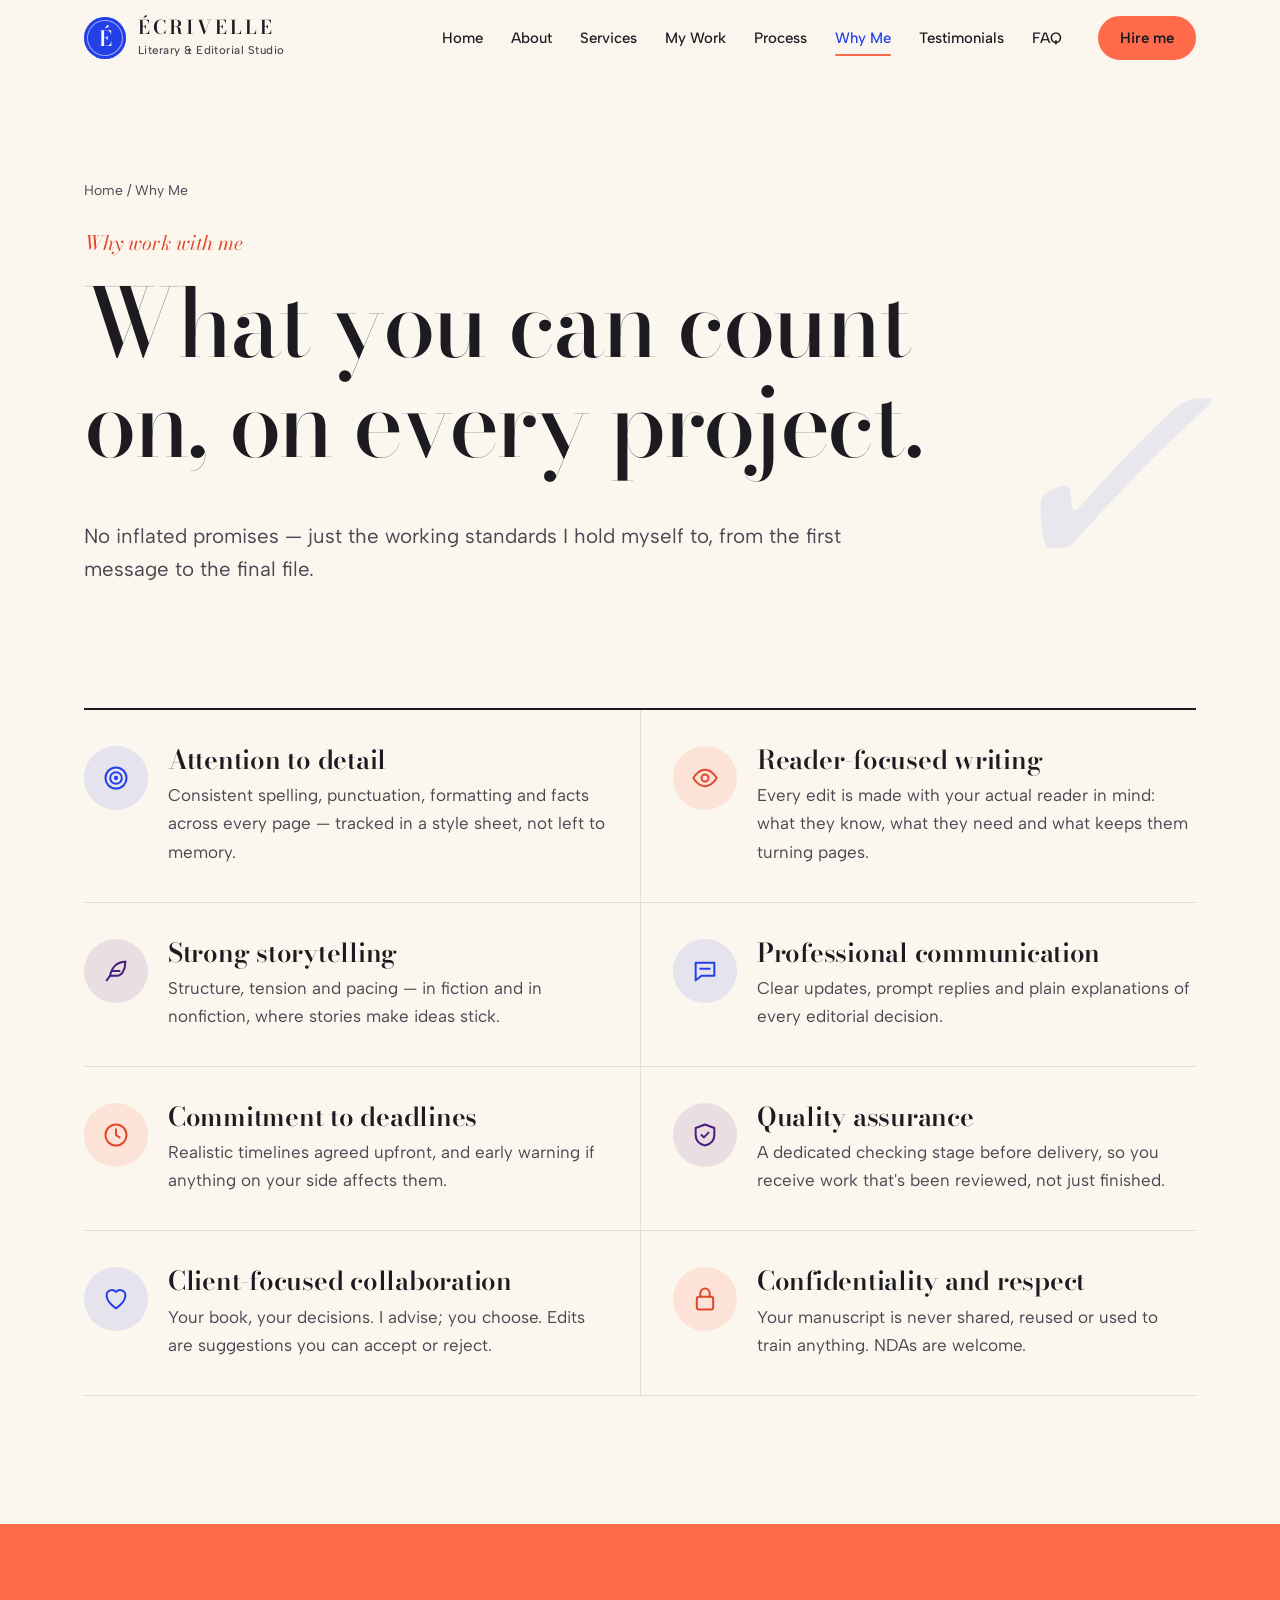
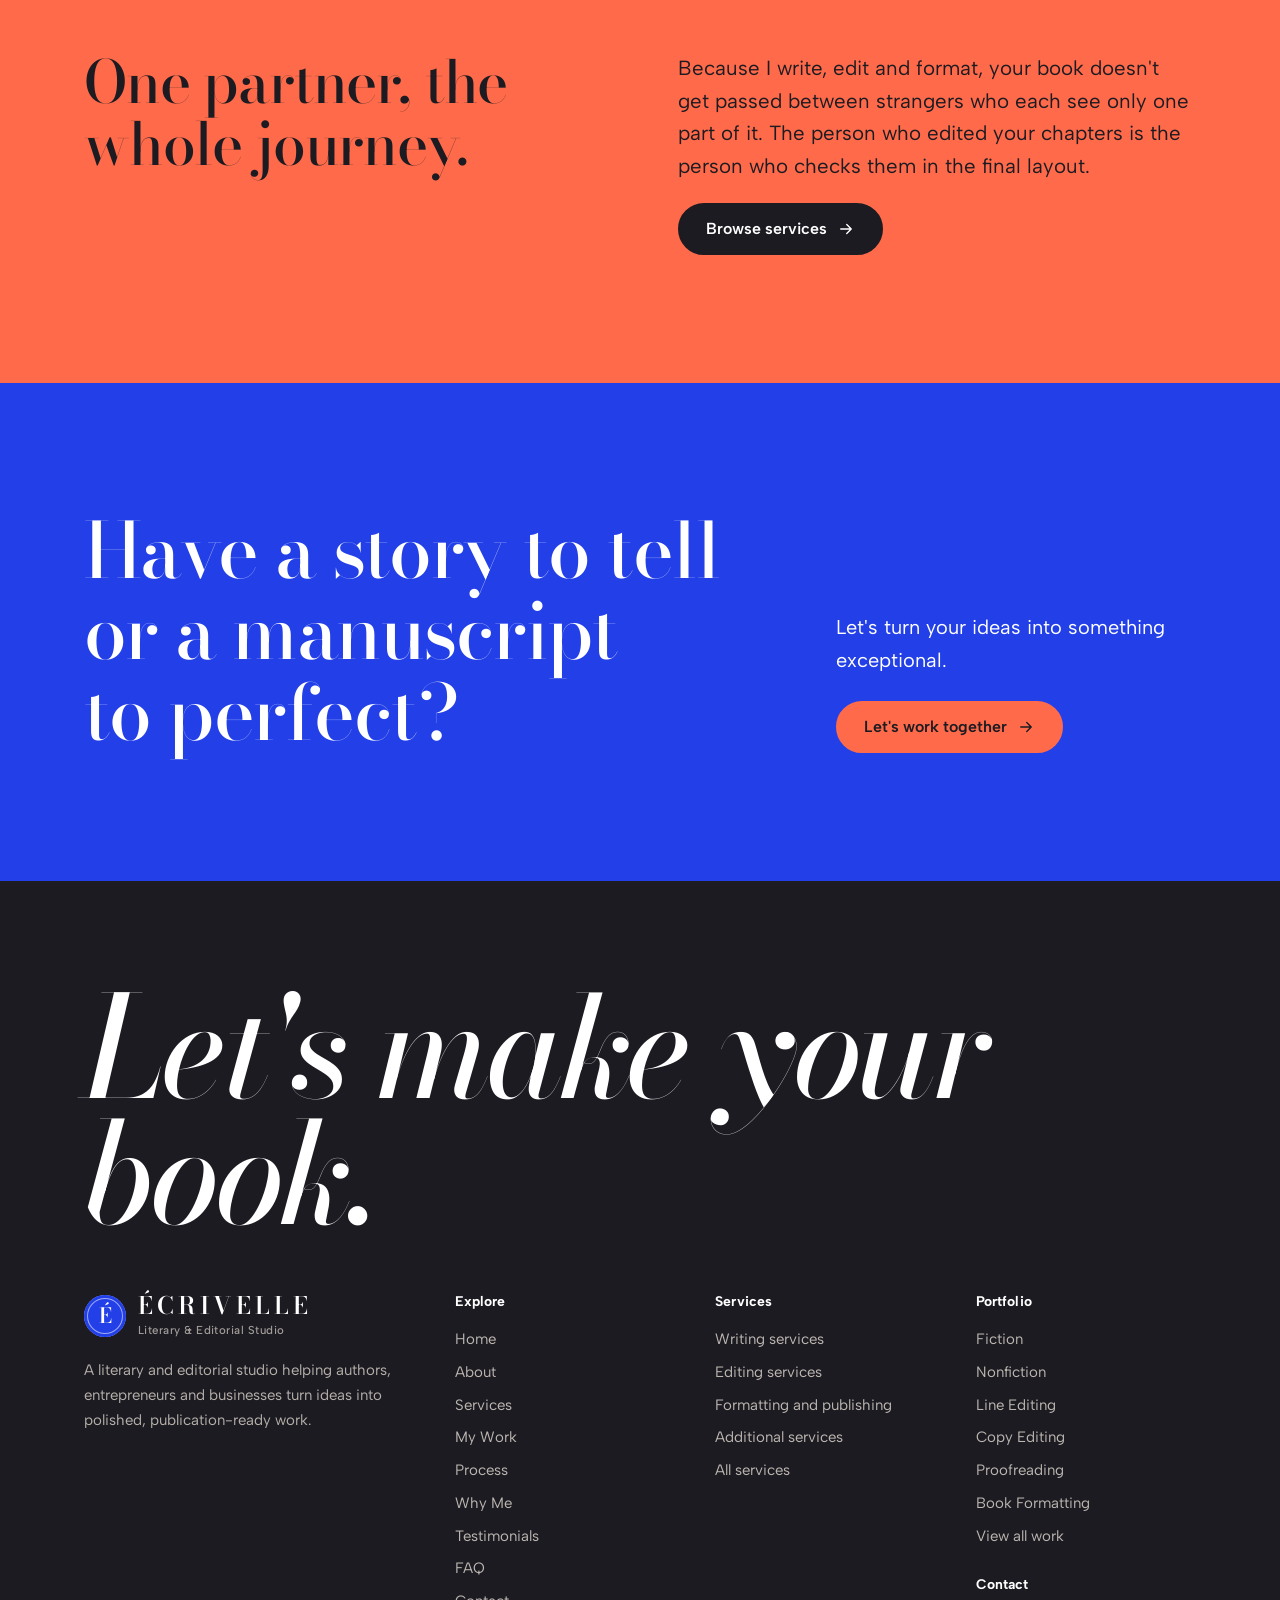
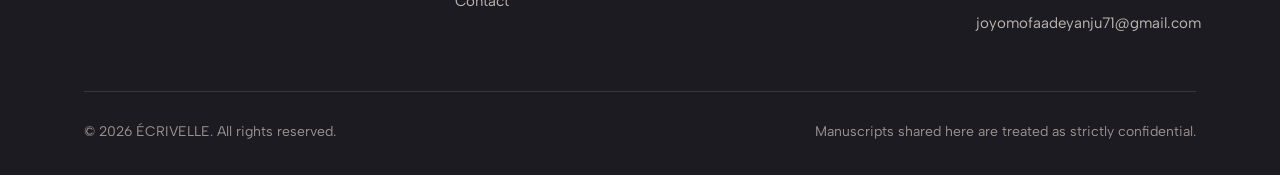
<file: ecrivelle/why-work-with-me.html>
<!DOCTYPE html>
<html lang="en">
<head>
<meta charset="utf-8">
<meta name="viewport" content="width=device-width, initial-scale=1">
<title>Why Work With Me | ÉCRIVELLE</title>
<meta name="description" content="Attention to detail, reader-focused writing, clear communication, deadlines and complete confidentiality.">
<meta property="og:title" content="Why Work With Me | ÉCRIVELLE">
<meta property="og:description" content="Attention to detail, reader-focused writing, clear communication, deadlines and complete confidentiality.">
<meta property="og:type" content="website">
<meta name="theme-color" content="#2340E8">
<link rel="icon" href="data:image/svg+xml,%3Csvg xmlns='http://www.w3.org/2000/svg' viewBox='0 0 64 64'%3E%3Ccircle cx='32' cy='32' r='32' fill='%232340E8'/%3E%3Ctext x='32' y='44' font-family='Georgia' font-style='italic' font-size='34' text-anchor='middle' fill='white'%3E%C3%89%3C/text%3E%3C/svg%3E">
<link rel="preconnect" href="https://fonts.googleapis.com">
<link rel="preconnect" href="https://fonts.gstatic.com" crossorigin>
<link href="https://fonts.googleapis.com/css2?family=Albert+Sans:wght@400;500;600;700&family=Bodoni+Moda:ital,opsz,wght@0,6..96,500;0,6..96,600;1,6..96,500;1,6..96,600&display=swap" rel="stylesheet">
<link rel="stylesheet" href="assets/css/site.css">
</head>
<body data-page="why">
<a class="skip" href="#main">Skip to content</a>
<header id="site-header"><noscript><nav class="wrap" style="padding:16px 0"><a href="index.html">Home</a> | <a href="about.html">About</a> | <a href="services.html">Services</a> | <a href="portfolio.html">My Work</a> | <a href="process.html">Process</a> | <a href="why-work-with-me.html">Why Me</a> | <a href="testimonials.html">Testimonials</a> | <a href="faq.html">FAQ</a> | <a href="contact.html">Contact</a></nav></noscript></header>
<main id="main">
<section class="page-head"><div class="wrap">
  <p class="crumbs"><a href="index.html">Home</a> / Why Me</p>
  <span class="kicker">Why work with me</span>
  <h1>What you can count on, on every project.</h1>
  <p class="lede">No inflated promises — just the working standards I hold myself to, from the first message to the final file.</p>
</div><span class="deco" aria-hidden="true" data-parallax="0.12">✓</span></section>
<section class="band" style="padding-top:clamp(24px,3vw,40px)"><div class="wrap"><div class="why-grid"><div class="why reveal" style="--hue:var(--cobalt);--tint:rgba(35,64,232,.1)"><span class="why-ico" data-icon="target"></span><div><h3>Attention to detail</h3><p>Consistent spelling, punctuation, formatting and facts across every page — tracked in a style sheet, not left to memory.</p></div></div><div class="why reveal" style="--hue:var(--coral-deep);--tint:rgba(255,107,74,.14)"><span class="why-ico" data-icon="eye"></span><div><h3>Reader-focused writing</h3><p>Every edit is made with your actual reader in mind: what they know, what they need and what keeps them turning pages.</p></div></div><div class="why reveal" style="--hue:var(--purple);--tint:rgba(74,28,124,.1)"><span class="why-ico" data-icon="feather"></span><div><h3>Strong storytelling</h3><p>Structure, tension and pacing — in fiction and in nonfiction, where stories make ideas stick.</p></div></div><div class="why reveal" style="--hue:var(--cobalt);--tint:rgba(35,64,232,.1)"><span class="why-ico" data-icon="chat"></span><div><h3>Professional communication</h3><p>Clear updates, prompt replies and plain explanations of every editorial decision.</p></div></div><div class="why reveal" style="--hue:var(--coral-deep);--tint:rgba(255,107,74,.14)"><span class="why-ico" data-icon="clock"></span><div><h3>Commitment to deadlines</h3><p>Realistic timelines agreed upfront, and early warning if anything on your side affects them.</p></div></div><div class="why reveal" style="--hue:var(--purple);--tint:rgba(74,28,124,.1)"><span class="why-ico" data-icon="shield"></span><div><h3>Quality assurance</h3><p>A dedicated checking stage before delivery, so you receive work that's been reviewed, not just finished.</p></div></div><div class="why reveal" style="--hue:var(--cobalt);--tint:rgba(35,64,232,.1)"><span class="why-ico" data-icon="heart"></span><div><h3>Client-focused collaboration</h3><p>Your book, your decisions. I advise; you choose. Edits are suggestions you can accept or reject.</p></div></div><div class="why reveal" style="--hue:var(--coral-deep);--tint:rgba(255,107,74,.14)"><span class="why-ico" data-icon="lock"></span><div><h3>Confidentiality and respect</h3><p>Your manuscript is never shared, reused or used to train anything. NDAs are welcome.</p></div></div></div></div></section>
<section class="band band--tight" data-stats-section><div class="wrap"><div class="stats" data-stats></div></div></section>
<section class="band band--coral"><div class="wrap split--even split reveal">
  <div><h2>One partner, the whole journey.</h2></div>
  <div><p class="lede" style="color:var(--ink)">Because I write, edit and format, your book doesn't get passed between strangers who each see only one part of it. The person who edited your chapters is the person who checks them in the final layout.</p>
  <a class="btn" href="services.html">Browse services <svg viewBox="0 0 24 24" fill="none" stroke="currentColor" stroke-width="1.8" stroke-linecap="round" stroke-linejoin="round" aria-hidden="true"><path d="M5 12h14M13 6l6 6-6 6"/></svg></a></div>
</div></section>
<section class="band band--cobalt"><div class="wrap cta reveal">
  <h2>Have a story to tell or a manuscript to perfect?</h2>
  <div><p>Let's turn your ideas into something exceptional.</p><div class="btn-row"><a class="btn btn--coral" href="contact.html">Let's work together <svg viewBox="0 0 24 24" fill="none" stroke="currentColor" stroke-width="1.8" stroke-linecap="round" stroke-linejoin="round" aria-hidden="true"><path d="M5 12h14M13 6l6 6-6 6"/></svg></a></div></div>
</div></section>
</main>
<footer id="site-footer"></footer>
<script src="assets/js/content.js"></script>
<script src="assets/js/site.js"></script>
</body>
</html>
</file>
<file: assets/css/style.css>
/* ══════════════════════════════════════════════════════════════
   ADONAI TOURISM PROMOTION — Doha, Qatar
   Art direction: a navy night, gold leaf, and one monument of type.
   ══════════════════════════════════════════════════════════════ */

/* ---------- fonts ---------- */
@font-face{
  font-family:'Cormorant';
  src:url('../fonts/cormorant.woff2') format('woff2');
  font-weight:300 700; font-style:normal; font-display:swap;
}
@font-face{
  font-family:'Cormorant';
  src:url('../fonts/cormorant-italic.woff2') format('woff2');
  font-weight:300; font-style:italic; font-display:swap;
}
@font-face{
  font-family:'Inter';
  src:url('../fonts/inter.woff2') format('woff2');
  font-weight:300 700; font-style:normal; font-display:swap;
}

/* ---------- tokens ---------- */
:root{
  --ink:#070A12;
  --ink-2:#0B101C;
  --ink-3:#111827;
  --bone:#F2ECE1;
  --bone-dim:#A69E90;
  --bone-faint:rgba(242,236,225,.52);
  --gold:#C9A961;
  --gold-hi:#E7CD8C;
  --line:rgba(242,236,225,.13);
  --line-gold:rgba(201,169,97,.34);

  --serif:'Cormorant', 'Times New Roman', serif;
  --sans:'Inter', system-ui, -apple-system, 'Segoe UI', sans-serif;

  --pad:clamp(20px,5vw,84px);
  --wrap:1560px;
  --ease:cubic-bezier(.22,.61,.24,1);
  --ease-out:cubic-bezier(.16,1,.3,1);
}

/* ---------- reset ---------- */
*,*::before,*::after{box-sizing:border-box}
html{-webkit-text-size-adjust:100%; scroll-behavior:smooth}
body{
  margin:0; background:var(--ink); color:var(--bone);
  font-family:var(--sans); font-weight:300;
  font-size:clamp(15px,.45vw + 13.6px,17px); line-height:1.65;
  -webkit-font-smoothing:antialiased; text-rendering:optimizeLegibility;
  overflow-x:hidden;
}
img{display:block; max-width:100%; height:auto}
a{color:inherit; text-decoration:none}
button{font:inherit; color:inherit; background:none; border:0; cursor:pointer}
ul,ol{margin:0; padding:0; list-style:none}
h1,h2,h3,h4,p,figure,blockquote{margin:0}
:focus-visible{outline:1px solid var(--gold); outline-offset:4px}
::selection{background:var(--gold); color:var(--ink)}

.skip{
  position:fixed; top:-100px; left:24px; z-index:400;
  background:var(--gold); color:var(--ink); padding:12px 18px;
  font-size:12px; letter-spacing:.12em; text-transform:uppercase;
}
.skip:focus{top:16px}

.wrap{max-width:var(--wrap); margin-inline:auto; padding-inline:var(--pad)}
/* anchors clear the fixed header */
[id]{scroll-margin-top:clamp(78px,9vh,104px)}

/* ---------- icons ---------- */
.ico{
  width:16px; height:16px; flex:none;
  fill:none; stroke:currentColor; stroke-width:1.2;
  stroke-linecap:round; stroke-linejoin:round;
}

/* ---------- shared type ---------- */
.label{
  display:flex; align-items:center; gap:14px;
  font-size:11px; letter-spacing:.26em; text-transform:uppercase;
  color:var(--gold); font-weight:400; margin-bottom:clamp(28px,3.4vw,52px);
}
.label i{
  font-style:normal; color:var(--bone-faint); letter-spacing:.1em;
  padding-right:14px; border-right:1px solid var(--line);
}
.label::after{content:''; width:clamp(28px,6vw,90px); height:1px; background:var(--line-gold)}

.h2{
  font-family:var(--serif); font-weight:300;
  font-size:clamp(2.3rem,4.6vw,4.2rem); line-height:1.08;
  letter-spacing:-.015em; max-width:18ch;
}

/* ---------- buttons ---------- */
.btn{
  --btn-y:15px; --btn-x:26px;
  display:inline-flex; align-items:center; gap:12px;
  padding:var(--btn-y) var(--btn-x); position:relative;
  font-size:11.5px; letter-spacing:.2em; text-transform:uppercase; font-weight:400;
  border:1px solid transparent; transition:color .45s var(--ease), border-color .45s var(--ease);
  white-space:nowrap;
}
.btn .ico{transition:transform .5s var(--ease)}
.btn:hover .ico{transform:translateX(4px)}
.btn--gold{
  background:linear-gradient(180deg,var(--gold-hi),var(--gold)); color:#12100A;
  overflow:hidden; isolation:isolate;
}
.btn--gold .ico{stroke-width:1.3}
.btn--gold::after{
  content:''; position:absolute; inset:0; z-index:-1;
  background:linear-gradient(180deg,#fff4d8,var(--gold-hi));
  transform:translateY(101%); transition:transform .55s var(--ease-out);
}
.btn--gold:hover::after{transform:translateY(0)}
.btn--ghost{border-color:var(--line); color:var(--bone)}
.btn--ghost:hover{border-color:var(--line-gold); color:var(--gold-hi)}
.btn--wide{width:100%; justify-content:center}

/* ---------- scroll progress ---------- */
.progress{position:fixed; inset:0 0 auto 0; height:2px; z-index:300}
.progress span{
  display:block; height:100%; width:0%;
  background:linear-gradient(90deg,transparent,var(--gold));
  transition:width .1s linear;
}

/* ---------- loader ---------- */
.loader{
  position:fixed; inset:0; z-index:500; background:var(--ink);
  display:grid; place-content:center; justify-items:center; gap:26px;
  transition:opacity .7s var(--ease), visibility .7s;
}
.loader img{
  width:clamp(84px,10vw,120px); height:auto; border-radius:50%;
  animation:crest 1.6s var(--ease-out) both;
  box-shadow:0 0 0 1px rgba(201,169,97,.22), 0 30px 80px -30px rgba(201,169,97,.5);
}
.loader__line{width:110px; height:1px; background:var(--line); overflow:hidden}
.loader__line span{display:block; height:100%; width:100%; background:var(--gold);
  transform-origin:left; animation:grow .95s var(--ease) both .15s}
@keyframes crest{from{opacity:0; transform:scale(.9)} to{opacity:1; transform:scale(1)}}
@keyframes grow{from{transform:scaleX(0)} to{transform:scaleX(1)}}
.loader.is-gone{opacity:0; visibility:hidden}

/* ---------- nav ---------- */
.nav{
  position:fixed; inset:0 0 auto 0; z-index:200;
  display:flex; align-items:center; gap:clamp(16px,3vw,48px);
  padding:clamp(14px,1.6vw,22px) var(--pad);
  border-bottom:1px solid transparent;
  transition:background .5s var(--ease), border-color .5s var(--ease), padding .5s var(--ease);
}
.nav.is-solid{
  background:rgba(7,10,18,.86);
  backdrop-filter:blur(18px) saturate(140%);
  -webkit-backdrop-filter:blur(18px) saturate(140%);
  border-bottom-color:var(--line);
  padding-top:clamp(10px,1vw,14px); padding-bottom:clamp(10px,1vw,14px);
}
.nav__brand{display:flex; align-items:center; gap:13px; margin-right:auto}
.nav__crest{
  width:clamp(34px,3vw,44px); height:auto; border-radius:50%;
  box-shadow:0 0 0 1px rgba(201,169,97,.3);
}
.nav__words{display:flex; flex-direction:column; line-height:1}
.nav__words strong{
  font-family:var(--serif); font-weight:400; letter-spacing:.2em;
  font-size:clamp(12.5px,1.15vw,15px);
}
.nav__words em{
  font-style:normal; font-size:8px; letter-spacing:.22em; text-transform:uppercase;
  color:var(--bone-dim); margin-top:5px;
}
.nav__links{display:flex; gap:clamp(16px,2.2vw,34px)}
.nav__links a, .foot__links a{
  font-size:11px; letter-spacing:.18em; text-transform:uppercase; color:var(--bone-dim);
  position:relative; padding-block:4px; transition:color .4s var(--ease);
}
.nav__links a::after{
  content:''; position:absolute; left:0; bottom:0; width:100%; height:1px;
  background:var(--gold); transform:scaleX(0); transform-origin:left;
  transition:transform .5s var(--ease-out);
}
.nav__links a:hover{color:var(--bone)}
.nav__links a:hover::after{transform:scaleX(1)}
.nav__cta{--btn-x:20px; --btn-y:12px; font-size:10.5px}
.nav__burger{display:none; width:44px; height:44px; position:relative}
.nav__burger span{
  position:absolute; left:11px; width:22px; height:1px; background:var(--bone);
  transition:transform .4s var(--ease), opacity .3s;
}
.nav__burger span:first-child{top:19px}
.nav__burger span:last-child{top:25px}

/* ---------- mobile menu ---------- */
.menu{
  position:fixed; inset:0; z-index:250; background:var(--ink-2);
  display:flex; flex-direction:column; justify-content:space-between;
  padding:clamp(20px,5vw,40px);
  clip-path:inset(0 0 100% 0);
  transition:clip-path .7s var(--ease-out);
}
.menu.is-open{clip-path:inset(0 0 0 0)}
.menu__head{display:flex; align-items:center; justify-content:space-between}
.menu__head img{border-radius:50%; box-shadow:0 0 0 1px rgba(201,169,97,.3)}
.menu__close{
  font-size:11px; letter-spacing:.22em; text-transform:uppercase; color:var(--bone-dim);
  border:1px solid var(--line); padding:12px 18px;
}
.menu__links{display:flex; flex-direction:column; gap:clamp(6px,2vw,16px); margin-block:auto}
.menu__links a{
  font-family:var(--serif); font-size:clamp(1.9rem,8.4vw,2.9rem); font-weight:300;
  display:flex; align-items:baseline; gap:16px; line-height:1.16;
}
.menu__links i{font-style:normal; font-family:var(--sans); font-size:10px;
  letter-spacing:.2em; color:var(--gold)}
.menu__foot{display:flex; flex-direction:column; gap:7px; font-size:12px;
  letter-spacing:.1em; color:var(--bone-dim); border-top:1px solid var(--line); padding-top:20px}
.menu__foot a{color:var(--bone)}

/* ---------- hero ---------- */
.hero{position:relative; min-height:100svh; display:grid; overflow:hidden; isolation:isolate}
.hero__media{position:absolute; inset:-8% 0; z-index:-2}
.hero__media img{width:100%; height:100%; object-fit:cover; object-position:50% 45%;
  animation:settle 2.4s var(--ease-out) both}
@keyframes settle{from{transform:scale(1.09)} to{transform:scale(1)}}
.hero__veil{
  position:absolute; inset:0; z-index:-1;
  background:
    radial-gradient(120% 80% at 50% 8%, rgba(7,10,18,.15) 0%, rgba(7,10,18,.55) 46%, rgba(7,10,18,.94) 100%),
    linear-gradient(180deg, rgba(7,10,18,.74) 0%, rgba(7,10,18,.18) 24%, rgba(7,10,18,.4) 50%, rgba(7,10,18,.97) 88%);
}
.hero__inner{
  display:flex; flex-direction:column; justify-content:space-between;
  padding:clamp(94px,13vh,140px) var(--pad) clamp(28px,4.5vh,50px);
  min-height:100svh;
}
.hero__top{
  display:flex; justify-content:space-between; align-items:flex-start; gap:18px 24px;
  flex-wrap:wrap;
}
.partner{
  display:flex; flex-wrap:wrap; align-items:center; gap:0 .5em;
  font-size:clamp(9.5px,.9vw,11px); letter-spacing:.18em; text-transform:uppercase;
  color:var(--bone-faint); line-height:1.9;
}
.partner a{
  color:var(--bone); border-bottom:1px solid var(--line-gold); padding-bottom:1px;
  display:inline-flex; align-items:center; gap:6px; transition:color .4s, border-color .4s;
}
.partner a:hover{color:var(--gold-hi); border-color:var(--gold)}
.partner .ico{width:11px; height:11px}
.hero__note{
  font-size:10.5px; letter-spacing:.2em; text-transform:uppercase; color:var(--bone-faint);
  text-align:right; white-space:nowrap;
}
.hero__note a{color:var(--bone-dim)}
.hero__note a:hover{color:var(--gold-hi)}
.monument{
  font-family:var(--serif); font-weight:300;
  font-size:clamp(3rem,21.5vw,22rem);
  line-height:.76; letter-spacing:-.025em; text-align:center;
  white-space:nowrap; margin-block:auto;
  background:linear-gradient(178deg,#FFF8E9 6%,#F2ECE1 42%,#C9A961 96%);
  -webkit-background-clip:text; background-clip:text; color:transparent;
  filter:drop-shadow(0 34px 70px rgba(0,0,0,.55));
  animation:rise 1.5s var(--ease-out) both .15s;
}
@keyframes rise{from{opacity:0; transform:translateY(38px)} to{opacity:1; transform:none}}
.hero__foot{
  display:grid; grid-template-columns:minmax(0,1fr) auto; align-items:end;
  gap:clamp(22px,3.6vw,54px);
  border-top:1px solid rgba(242,236,225,.16); padding-top:clamp(20px,2.4vw,30px);
}
.hero__statement{
  font-family:var(--serif); font-weight:300;
  font-size:clamp(1.5rem,2.6vw,2.35rem); line-height:1.2; letter-spacing:-.01em;
  max-width:34ch;
}
.hero__lede{
  font-size:clamp(13.5px,.95vw,14.5px); line-height:1.8;
  color:rgba(242,236,225,.66); max-width:62ch; margin-top:16px;
}
.hero__acts{display:flex; gap:10px; flex-wrap:wrap; justify-content:flex-end}

/* ---------- service strip ---------- */
.strip{
  border-bottom:1px solid var(--line);
  background:linear-gradient(180deg,rgba(17,24,39,.55),transparent);
}
.strip__row{
  display:grid; grid-template-columns:repeat(4,minmax(0,1fr));
  gap:clamp(16px,2.4vw,40px); padding-block:clamp(22px,2.6vw,32px);
}
.strip li{display:flex; align-items:center; gap:13px}
.strip .ico{width:21px; height:21px; color:var(--gold-hi); stroke-width:1.1}
.strip b{
  display:block; font-weight:400; font-size:10.5px; letter-spacing:.16em;
  text-transform:uppercase; color:var(--bone);
}
.strip span{display:block; font-size:12px; color:var(--bone-faint); margin-top:5px; line-height:1.5}

/* ---------- marquee ---------- */
.marquee{
  border-bottom:1px solid var(--line); padding-block:clamp(16px,2.2vw,26px);
  overflow:hidden;
}
.marquee__row{display:flex; align-items:center; gap:clamp(20px,3vw,44px); width:max-content}
.marquee span{
  font-family:var(--serif); font-size:clamp(1.4rem,3.1vw,2.7rem); font-weight:300;
  color:transparent; -webkit-text-stroke:1px rgba(242,236,225,.32);
  white-space:nowrap;
}
.marquee b{color:var(--gold); font-weight:400; font-size:12px}

/* ---------- services ---------- */
.services{padding:clamp(80px,11vw,160px) 0 0}
.services__head{
  display:grid; grid-template-columns:minmax(0,1.25fr) minmax(0,.75fr);
  gap:clamp(24px,4vw,64px); align-items:end; margin-bottom:clamp(38px,4.6vw,66px);
}
.services__intro{color:var(--bone-dim); font-size:14.5px; line-height:1.8; max-width:42ch}
.sgrid{
  display:grid; grid-template-columns:repeat(3,minmax(0,1fr));
  border-top:1px solid var(--line); border-left:1px solid var(--line);
}
.s{border-right:1px solid var(--line); border-bottom:1px solid var(--line)}
.s a{
  display:flex; flex-direction:column; height:100%;
  padding:clamp(22px,2.4vw,34px);
  transition:background .5s var(--ease);
}
.s a:hover{background:rgba(201,169,97,.045)}
.s__n{font-size:10px; letter-spacing:.2em; color:var(--bone-faint)}
.s__ico{
  width:26px; height:26px; color:var(--gold-hi); stroke-width:1.05;
  margin-top:clamp(18px,2.2vw,28px);
  transition:transform .6s var(--ease-out);
}
.s a:hover .s__ico{transform:translateY(-3px)}
.s h3{
  font-family:var(--serif); font-weight:300; font-size:clamp(1.25rem,1.6vw,1.5rem);
  line-height:1.2; margin-top:16px; letter-spacing:-.005em;
}
.s p{font-size:13.5px; line-height:1.72; color:var(--bone-dim); margin-top:11px; flex:1}
.s__go{
  display:inline-flex; align-items:center; gap:9px; margin-top:22px;
  font-size:10px; letter-spacing:.18em; text-transform:uppercase; color:var(--bone-dim);
  transition:color .4s var(--ease);
}
.s__go .ico{width:13px; height:13px; transition:transform .5s var(--ease)}
.s a:hover .s__go{color:var(--gold-hi)}
.s a:hover .s__go .ico{transform:translateX(4px)}

/* ---------- destinations ---------- */
.dest{padding:clamp(80px,11vw,160px) 0 clamp(70px,9vw,120px)}
.dest__head{
  display:flex; justify-content:space-between; align-items:flex-end; gap:clamp(24px,5vw,80px);
  flex-wrap:wrap; margin-bottom:clamp(34px,4vw,56px);
}
.dest__aside{max-width:420px}
.dest__aside p{color:var(--bone-dim); font-size:14px; line-height:1.8}
.rail__nav{display:flex; gap:10px; margin-top:24px}
.rail__nav button{
  width:46px; height:46px; border:1px solid var(--line); border-radius:50%;
  display:grid; place-items:center; transition:border-color .4s var(--ease), background .4s, color .4s;
}
.rail__nav button:hover{background:var(--gold); border-color:var(--gold); color:var(--ink)}

.rail{
  overflow-x:auto; overflow-y:hidden; scrollbar-width:none;
  cursor:grab; scroll-snap-type:x proximity;
  scroll-padding-inline:var(--pad);
  overflow-anchor:none;
  -webkit-overflow-scrolling:touch;
}
.rail::-webkit-scrollbar{display:none}
.rail.is-drag{cursor:grabbing; scroll-snap-type:none}
.rail__track{
  display:grid; grid-auto-flow:column; grid-auto-columns:min(78vw,392px);
  gap:clamp(14px,1.6vw,24px);
  padding-inline:var(--pad); width:max-content;
}
.card a{display:block; scroll-snap-align:start}
.card__media{
  position:relative; overflow:hidden; aspect-ratio:3/4; background:var(--ink-3);
}
.card__media img{
  width:100%; height:100%; object-fit:cover;
  transform:scale(1.02); transition:transform 1.1s var(--ease-out), filter .8s var(--ease);
  filter:saturate(.9) brightness(.92);
}
.card a:hover .card__media img{transform:scale(1.08); filter:saturate(1) brightness(1)}
.card__media::after{
  content:''; position:absolute; inset:0;
  background:linear-gradient(180deg,transparent 42%,rgba(7,10,18,.72) 100%);
  opacity:.9; transition:opacity .6s var(--ease);
}
.card a:hover .card__media::after{opacity:.55}
.card__body{position:relative; padding-top:18px}
.card__body::after{
  content:''; position:absolute; left:0; right:0; bottom:-14px; height:1px;
  background:var(--line-gold); transform:scaleX(0); transform-origin:left;
  transition:transform .7s var(--ease-out);
}
.card a:hover .card__body::after{transform:scaleX(1)}
.card__idx{font-size:10px; letter-spacing:.2em; text-transform:uppercase; color:var(--gold)}
.card h3{
  font-family:var(--serif); font-weight:300; font-size:clamp(1.7rem,2.2vw,2.1rem);
  line-height:1.1; margin-top:9px; letter-spacing:-.01em;
}
.card__meta{font-size:11.5px; letter-spacing:.12em; text-transform:uppercase; color:var(--bone-dim); margin-top:9px}
.card__line{
  font-family:var(--serif); font-style:italic; font-size:1.02rem;
  color:var(--bone-faint); margin-top:13px; max-width:30ch;
}
.card__go{
  display:inline-flex; align-items:center; gap:9px; margin-top:16px;
  font-size:10.5px; letter-spacing:.2em; text-transform:uppercase; color:var(--bone);
  opacity:0; transform:translateY(6px);
  transition:opacity .5s var(--ease), transform .5s var(--ease);
}
.card__go .ico{width:13px; height:13px}
.card a:hover .card__go{opacity:1; transform:none}

/* ---------- full-bleed band ---------- */
.band{
  position:relative; min-height:clamp(400px,66svh,600px);
  display:grid; place-items:center; overflow:hidden; isolation:isolate;
  border-block:1px solid var(--line);
}
.band__media{position:absolute; inset:-12% 0; z-index:-2}
.band__media img{width:100%; height:100%; object-fit:cover; object-position:50% 55%;
  filter:saturate(.88) brightness(.7) contrast(1.02)}
.band__veil{
  position:absolute; inset:0; z-index:-1;
  background:
    radial-gradient(90% 90% at 50% 50%, rgba(7,10,18,.34) 0%, rgba(7,10,18,.84) 78%, rgba(7,10,18,.96) 100%),
    linear-gradient(180deg, rgba(7,10,18,.92), transparent 26%, transparent 74%, rgba(7,10,18,.95));
}
.band__inner{text-align:center; display:flex; flex-direction:column; align-items:center;
  gap:clamp(16px,2vw,24px); padding-block:clamp(56px,8vw,90px)}
.band__crest{
  width:clamp(54px,5vw,72px); height:auto; border-radius:50%;
  box-shadow:0 0 0 1px rgba(201,169,97,.34), 0 24px 60px -24px rgba(201,169,97,.5);
}
.band__line{
  font-family:var(--serif); font-weight:300;
  font-size:clamp(2rem,5.4vw,4.4rem); line-height:1.06; letter-spacing:-.02em;
  text-wrap:balance; max-width:22ch;
}
.band__line em{font-style:italic; color:var(--gold-hi)}
.band__sub{
  font-size:11px; letter-spacing:.26em; text-transform:uppercase;
  color:rgba(242,236,225,.6); line-height:1.9;
}

/* ---------- about ---------- */
.about{padding:clamp(80px,11vw,160px) 0}
.about__grid{
  display:grid; grid-template-columns:minmax(0,1.02fr) minmax(0,.98fr);
  gap:clamp(36px,6vw,96px); align-items:start;
}
.about__copy > p{color:var(--bone-dim); font-size:15px; line-height:1.8; margin-top:22px; max-width:52ch}
.about__list{
  display:grid; grid-template-columns:repeat(2,minmax(0,1fr));
  gap:12px 20px; margin-top:clamp(28px,3vw,40px); max-width:520px;
}
.about__list li{
  position:relative; padding-left:18px; font-size:13.5px; color:var(--bone); line-height:1.6;
}
.about__list li::before{
  content:''; position:absolute; left:0; top:.7em; width:7px; height:1px; background:var(--gold);
}
.about__copy .btn{margin-top:clamp(30px,3.4vw,44px)}
.about__img{overflow:hidden; border:1px solid var(--line)}
.about__img img{width:100%; aspect-ratio:4/3; object-fit:cover; filter:saturate(.92) brightness(.92)}
.partnerbox{
  border:1px solid var(--line); border-left:2px solid var(--gold);
  padding:clamp(20px,2.2vw,28px); margin-top:16px;
  background:linear-gradient(180deg,rgba(17,24,39,.6),rgba(11,16,28,.4));
}
.partnerbox__k{
  font-size:9.5px; letter-spacing:.24em; text-transform:uppercase; color:var(--gold);
}
.partnerbox__org{
  display:inline-flex; align-items:center; gap:8px; margin-top:12px;
  font-family:var(--serif); font-size:clamp(1.1rem,1.4vw,1.35rem); line-height:1.3;
  transition:color .4s;
}
.partnerbox__org:hover{color:var(--gold-hi)}
.partnerbox__org .ico{width:13px; height:13px}
.partnerbox__note{font-size:12px; color:var(--bone-faint); margin-top:12px; line-height:1.7}
.partnerbox__note a{color:var(--bone-dim); border-bottom:1px solid var(--line-gold)}

/* ---------- process ---------- */
.atelier{padding:clamp(80px,11vw,160px) 0}
.atelier__grid{
  display:grid; grid-template-columns:minmax(0,1fr) minmax(0,.86fr);
  gap:clamp(36px,6vw,110px); align-items:start;
}
.atelier__intro{color:var(--bone-dim); font-size:14.5px; line-height:1.8; margin-top:22px; max-width:44ch}
.steps{margin-top:clamp(32px,4vw,54px)}
.step{
  display:grid; grid-template-columns:auto 1fr; gap:clamp(16px,2.4vw,34px);
  padding-block:clamp(22px,2.6vw,34px); border-top:1px solid var(--line);
  transition:border-color .6s var(--ease);
}
.step:last-child{border-bottom:1px solid var(--line)}
.step.is-active{border-top-color:var(--line-gold)}
.step__n{
  font-size:10.5px; letter-spacing:.2em; color:var(--bone-faint);
  padding-top:8px; transition:color .5s var(--ease);
}
.step.is-active .step__n{color:var(--gold)}
.step h3{
  font-family:var(--serif); font-weight:300; font-size:clamp(1.4rem,1.9vw,1.85rem);
  line-height:1.2;
}
.step p{color:var(--bone-dim); font-size:14.5px; line-height:1.72; margin-top:12px; max-width:46ch}
.atelier__media{position:sticky; top:clamp(90px,12vh,120px)}
.frames{
  position:relative; aspect-ratio:4/5; overflow:hidden; background:var(--ink-3);
}
.frames figure{position:absolute; inset:0; opacity:0; transition:opacity .9s var(--ease)}
.frames figure.is-active{opacity:1}
.frames img{width:100%; height:100%; object-fit:cover; filter:saturate(.92)}
.frames::after{
  content:''; position:absolute; inset:0; pointer-events:none;
  box-shadow:inset 0 0 0 1px rgba(242,236,225,.12);
  background:linear-gradient(180deg,transparent 60%,rgba(7,10,18,.6));
}
.atelier__caption{
  margin-top:16px; font-size:10.5px; letter-spacing:.22em; text-transform:uppercase;
  color:var(--bone-faint);
}

/* ---------- enquiry ---------- */
.enquiry{padding:clamp(80px,11vw,150px) 0}
.enquiry__grid{
  display:grid; grid-template-columns:minmax(0,.92fr) minmax(0,1.08fr);
  gap:clamp(36px,5.5vw,90px); align-items:start;
}
.enquiry__copy > p{color:var(--bone-dim); font-size:15px; line-height:1.8; margin-top:22px; max-width:46ch}
.notice{
  border-left:2px solid var(--gold); padding-left:18px; margin-top:26px;
  font-size:12.5px; line-height:1.75; color:var(--bone-faint); max-width:48ch;
}
.notice strong{color:var(--gold-hi); font-weight:400}
.enquiry__direct{
  margin-top:clamp(28px,3.4vw,44px); display:flex; flex-direction:column; gap:8px;
  border-top:1px solid var(--line); padding-top:22px;
}
.enquiry__direct p{
  font-size:9.5px; letter-spacing:.22em; text-transform:uppercase;
  color:var(--bone-faint); margin-bottom:4px;
}
.enquiry__direct a{
  display:inline-flex; align-items:center; gap:8px; font-size:15px;
  transition:color .3s; width:fit-content;
}
.enquiry__direct a:hover{color:var(--gold-hi)}
.enquiry__direct .ico{width:13px; height:13px; color:var(--gold)}

.form{
  position:relative; border:1px solid var(--line); padding:clamp(24px,3vw,44px);
  background:linear-gradient(180deg,rgba(17,24,39,.62),rgba(11,16,28,.74));
  backdrop-filter:blur(8px);
}
.form__title{
  font-family:var(--serif); font-size:1.45rem; letter-spacing:.01em;
  padding-bottom:16px; border-bottom:1px solid var(--line);
}
.form__sub{
  font-size:11.5px; color:var(--bone-faint); margin-top:12px; margin-bottom:22px;
  letter-spacing:.04em;
}
.field{margin-bottom:18px}
.field label{
  display:block; font-size:9.5px; letter-spacing:.22em; text-transform:uppercase;
  color:var(--bone-faint); margin-bottom:9px;
}
.field input, .field select, .field textarea{
  width:100%; background:rgba(7,10,18,.55); border:1px solid var(--line);
  color:var(--bone); font:inherit; font-size:14px; padding:13px 14px;
  border-radius:0; transition:border-color .35s var(--ease), background .35s;
  appearance:none; -webkit-appearance:none;
}
.field textarea{resize:vertical; min-height:92px; line-height:1.6}
.field select{
  background-image:url("data:image/svg+xml,%3Csvg xmlns='http://www.w3.org/2000/svg' viewBox='0 0 12 8'%3E%3Cpath d='M1 1.5 6 6.5l5-5' fill='none' stroke='%23C9A961' stroke-width='1.2'/%3E%3C/svg%3E");
  background-repeat:no-repeat; background-position:right 14px center; background-size:11px;
  padding-right:38px; cursor:pointer;
}
.field select option{background:var(--ink-2); color:var(--bone)}
.field input::placeholder, .field textarea::placeholder{color:rgba(242,236,225,.28)}
.field input:focus, .field select:focus, .field textarea:focus{
  outline:none; border-color:var(--line-gold); background:rgba(7,10,18,.82);
}
.field.has-error input, .field.has-error select{border-color:#B4534B}
.field--split{display:grid; grid-template-columns:1fr 1fr; gap:14px}
/* let the native date picker sit on a dark field */
.field input[type="date"]::-webkit-calendar-picker-indicator{filter:invert(.75) sepia(.2) saturate(2); cursor:pointer}
.form .btn--wide{margin-top:10px}
.field-error{
  font-size:12px; color:#E08C84; margin-bottom:14px; letter-spacing:.02em;
}
.field-error[hidden]{display:none}
.form__legal{
  font-size:10.5px; letter-spacing:.06em; color:var(--bone-faint);
  text-align:center; margin-top:16px; line-height:1.8;
}
.form__sent{
  margin-top:18px; padding-top:18px; border-top:1px solid var(--line-gold);
  display:flex; align-items:center; justify-content:center; gap:14px; flex-wrap:wrap;
  animation:fadeIn .45s var(--ease) both;
}
.form__sent[hidden]{display:none}
.form__sent p{font-size:12px; letter-spacing:.04em; color:var(--bone-dim)}
.form__sent .btn{--btn-y:10px; --btn-x:16px; font-size:10px; border-color:var(--line-gold); color:var(--gold-hi)}

.form__done{
  position:absolute; inset:0; background:rgba(9,13,22,.97); backdrop-filter:blur(4px);
  display:flex; flex-direction:column; align-items:center; justify-content:center;
  text-align:center; padding:clamp(24px,4vw,44px); gap:6px;
  animation:fadeIn .5s var(--ease) both;
}
@keyframes fadeIn{from{opacity:0} to{opacity:1}}
.form__done[hidden]{display:none}
.form__tick{
  width:54px; height:54px; border-radius:50%; border:1px solid var(--line-gold);
  display:grid; place-items:center; margin-bottom:18px;
}
.form__tick svg{width:24px; height:24px; fill:none; stroke:var(--gold); stroke-width:1.3;
  stroke-linecap:round; stroke-linejoin:round}
.form__done h3{font-family:var(--serif); font-size:2rem; font-weight:300}
.form__done p{color:var(--bone-dim); max-width:34ch; margin-top:6px; font-size:14.5px; line-height:1.7}
.form__done-acts{display:flex; gap:12px; margin-top:26px; flex-wrap:wrap; justify-content:center}

/* ---------- closing CTA ---------- */
.cta{
  border-block:1px solid var(--line); padding-block:clamp(64px,9vw,120px);
  background:
    radial-gradient(70% 120% at 50% 0%, rgba(201,169,97,.1), transparent 70%),
    linear-gradient(180deg,rgba(17,24,39,.6),transparent);
  text-align:center;
}
.cta__inner{display:flex; flex-direction:column; align-items:center}
.cta__crest img{
  width:clamp(58px,6vw,76px); height:auto; border-radius:50%;
  box-shadow:0 0 0 1px rgba(201,169,97,.34), 0 24px 60px -26px rgba(201,169,97,.5);
}
.cta__line{
  font-family:var(--serif); font-weight:300;
  font-size:clamp(1.9rem,4.6vw,3.7rem); line-height:1.1; letter-spacing:-.015em;
  max-width:24ch; margin-top:clamp(22px,2.6vw,32px); text-wrap:balance;
}
.cta__sub{color:var(--bone-dim); font-size:14.5px; margin-top:16px}
.cta__acts{display:flex; gap:12px; margin-top:clamp(24px,3vw,36px); flex-wrap:wrap; justify-content:center}

/* ---------- contact ---------- */
.contact-sec{padding:clamp(70px,10vw,140px) 0}
.contact-sec__grid{
  display:grid; grid-template-columns:minmax(0,.92fr) minmax(0,1.08fr);
  gap:clamp(32px,5vw,80px); align-items:start;
}
.contact-sec__intro{color:var(--bone-dim); font-size:15px; line-height:1.8; margin-top:22px; max-width:40ch}
.contact{display:grid; gap:0}
.contact li{
  display:grid; grid-template-columns:132px 1fr; gap:20px; align-items:baseline;
  padding-block:16px; border-top:1px solid var(--line);
}
.contact li:last-child{border-bottom:1px solid var(--line)}
.contact li span{font-size:9.5px; letter-spacing:.22em; text-transform:uppercase; color:var(--gold)}
.contact li a, .contact li p{font-size:15px; color:var(--bone); line-height:1.6}
.contact li a{display:inline-flex; align-items:center; gap:7px; transition:color .3s}
.contact li a:hover{color:var(--gold-hi)}
.contact .ico{width:12px; height:12px; color:var(--gold)}

/* ---------- footer ---------- */
.foot{border-top:1px solid var(--line); padding-top:clamp(40px,5vw,64px); overflow:hidden}
.foot__top{
  display:flex; justify-content:space-between; align-items:flex-start; gap:32px; flex-wrap:wrap;
  padding-bottom:clamp(30px,4vw,48px);
}
.foot__brandwrap{max-width:400px}
.foot__brand{display:flex; align-items:center; gap:14px}
.foot__brand img{border-radius:50%; box-shadow:0 0 0 1px rgba(201,169,97,.28)}
.foot__brand span{display:flex; flex-direction:column; line-height:1}
.foot__brand strong{font-family:var(--serif); font-weight:400; letter-spacing:.2em; font-size:14px}
.foot__brand em{font-style:normal; font-size:8px; letter-spacing:.22em; text-transform:uppercase;
  color:var(--bone-dim); margin-top:6px}
.foot__blurb{font-size:12.5px; color:var(--bone-faint); line-height:1.75; margin-top:16px; max-width:36ch}
.foot__links{display:flex; gap:clamp(14px,2vw,30px); flex-wrap:wrap; padding-top:6px}
.foot__links a:hover{color:var(--gold-hi)}
.foot__note{
  border-top:1px solid var(--line); padding-block:clamp(24px,3vw,34px);
  display:grid; grid-template-columns:150px minmax(0,1fr) auto; gap:16px 28px; align-items:start;
}
.foot__note-k{
  font-size:9.5px; letter-spacing:.24em; text-transform:uppercase; color:var(--gold);
}
.foot__note p:nth-of-type(2){
  font-size:12px; color:var(--bone-faint); line-height:1.8; max-width:84ch;
}
.foot__note a{
  display:inline-flex; align-items:center; gap:9px; font-size:10.5px; letter-spacing:.18em;
  text-transform:uppercase; color:var(--bone-dim); transition:color .3s; white-space:nowrap;
}
.foot__note a:hover{color:var(--gold-hi)}
.foot__monument{
  font-family:var(--serif); font-weight:300; text-align:center;
  font-size:clamp(3.4rem,17.6vw,19rem); line-height:.74; letter-spacing:-.03em;
  color:transparent; -webkit-text-stroke:1px rgba(242,236,225,.16);
  margin-bottom:clamp(-14px,-1.4vw,-6px);
  white-space:nowrap; user-select:none;
}
.foot__bottom{
  display:flex; justify-content:space-between; gap:16px; flex-wrap:wrap;
  border-top:1px solid var(--line); padding-block:22px 26px;
  padding-right:clamp(0px,13vw,190px);   /* clear the floating WhatsApp pill */
  font-size:10.5px; letter-spacing:.14em; text-transform:uppercase; color:var(--bone-faint);
}

/* ---------- floating WhatsApp ---------- */
.pulse{
  position:fixed; right:clamp(14px,2.4vw,28px); bottom:clamp(14px,2.4vw,28px); z-index:180;
  display:flex; align-items:center; gap:10px;
  padding:12px 18px; border-radius:999px;
  background:rgba(11,16,28,.82); border:1px solid var(--line-gold);
  backdrop-filter:blur(12px);
  font-size:10px; letter-spacing:.22em; text-transform:uppercase; color:var(--bone);
  opacity:0; transform:translateY(14px); pointer-events:none;
  transition:opacity .55s var(--ease), transform .55s var(--ease), background .4s, color .4s;
}
.pulse.is-on{opacity:1; transform:none; pointer-events:auto}
.pulse:hover{background:var(--gold); color:var(--ink); border-color:var(--gold)}

/* ---------- reveal ---------- */
.reveal{opacity:0; transform:translateY(26px);
  transition:opacity 1s var(--ease-out), transform 1s var(--ease-out)}
.reveal.is-in{opacity:1; transform:none}

/* ══════════════════════════════════════════════════════════════
   RESPONSIVE
   ══════════════════════════════════════════════════════════════ */
@media (max-width:1180px){
  .nav__links{display:none}
  .atelier__grid{grid-template-columns:1fr; gap:clamp(30px,5vw,50px)}
  .atelier__media{position:relative; top:0; order:-1}
  .frames{aspect-ratio:16/10}
  .sgrid{grid-template-columns:repeat(2,minmax(0,1fr))}
  .services__head{grid-template-columns:1fr; align-items:start}
  .services__intro{max-width:56ch}
}

@media (max-width:960px){
  .nav__cta{display:none}
  .nav__burger{display:block}
  .strip__row{grid-template-columns:repeat(2,minmax(0,1fr)); row-gap:22px}
  .about__grid, .enquiry__grid, .contact-sec__grid{grid-template-columns:1fr}
  .about__media{display:grid; gap:0}
  .hero__foot{grid-template-columns:1fr; row-gap:22px}
  .hero__acts{justify-content:flex-start}
  .dest__aside{max-width:none}
  .foot__note{grid-template-columns:1fr; gap:12px}
}

@media (max-width:760px){
  .hero__note{display:none}
  .partner{font-size:9.5px; letter-spacing:.14em}
  .monument{font-size:23vw}
  .hero__statement{max-width:none}
  .sgrid{grid-template-columns:1fr}
  .rail__track{grid-auto-columns:78vw}
  .card__media{aspect-ratio:4/5}
  .card__go{opacity:1; transform:none}
  .field--split{grid-template-columns:1fr}
  .about__list{grid-template-columns:1fr}
  .contact li{grid-template-columns:1fr; gap:6px}
  .foot__monument{font-size:19vw}
  .foot__bottom{flex-direction:column; gap:10px; padding-right:64px}
  .pulse span{display:none}
  .pulse{padding:14px; border-radius:50%}
  .sgrid{border-left:0}
  .s{border-left:1px solid var(--line)}
}

/* ---------- motion preferences ---------- */
@media (prefers-reduced-motion: reduce){
  html{scroll-behavior:auto}
  *,*::before,*::after{animation-duration:.001ms !important; animation-iteration-count:1 !important;
    transition-duration:.001ms !important}
  .reveal{opacity:1; transform:none}
  .hero__media{inset:0}
}
</file>
<file: ecrivelle/assets/css/site.css>
/*
VOICE   confident, literary, generous — an independent publishing house, not a gig profile
IDEA    the site behaves like a publisher's catalogue: book jackets, proof marks, chapter openers
PICTURE a manuscript page being marked up in coral proof ink, in front of a stack of jacketed books
COLOUR  cobalt fields lead, coral is the pen, purple owns the process chapter, cream paper, charcoal ink
TYPE    Bodoni Moda for display (book-jacket elegance) + Albert Sans for reading
LAYOUT  oversized asymmetric headings, full-bleed colour bands, generous margins, 1240px content
*/
:root{
  color-scheme:light;
  --cobalt:#2340E8; --cobalt-deep:#1428A8; --coral:#FF6B4A; --coral-deep:#E0482A;
  --purple:#4A1C7C; --purple-soft:#E9E0F5; --cream:#FBF6EE; --paper:#FFFDF8;
  --ink:#1D1B22; --ink-2:#4A4752; --line:#E4DCCF; --citron:#E4F45A;
  --serif:"Bodoni Moda",Didot,"Bodoni 72",Georgia,serif;
  --sans:"Albert Sans",system-ui,-apple-system,"Segoe UI",sans-serif;
  --r-sm:6px; --r-md:14px; --r-lg:28px;
  --shadow:0 1px 0 rgba(29,27,34,.04),0 18px 40px -22px rgba(29,27,34,.35);
  --ease:cubic-bezier(.2,.7,.1,1);
  --max:1240px;
}
*{box-sizing:border-box;min-width:0}
html{scroll-behavior:smooth;scroll-padding-top:96px;-webkit-text-size-adjust:100%}
body{margin:0;background:var(--cream);color:var(--ink);font:17px/1.65 var(--sans);overflow-x:clip;text-rendering:optimizeLegibility}
img{max-width:100%;display:block}
a{color:inherit}
:focus-visible{outline:3px solid var(--coral);outline-offset:3px;border-radius:4px}
.skip{position:absolute;left:-999px;top:8px;background:var(--ink);color:#fff;padding:10px 16px;z-index:200;border-radius:6px}
.skip:focus{left:12px}
.sr{position:absolute;width:1px;height:1px;overflow:hidden;clip:rect(0 0 0 0);white-space:nowrap}

/* ---------- type ---------- */
h1,h2,h3,h4{font-family:var(--serif);font-weight:600;line-height:1.05;margin:0 0 .5em;text-wrap:balance;letter-spacing:-.01em}
h1{font-size:clamp(44px,7.4vw,104px);font-weight:500;letter-spacing:-.025em}
h2{font-size:clamp(34px,4.6vw,60px);font-weight:500;letter-spacing:-.02em}
h3{font-size:clamp(22px,2.2vw,28px)}
h4{font-family:var(--sans);font-size:15px;font-weight:700;letter-spacing:.01em;line-height:1.3}
p{margin:0 0 1em}
.lede{font-size:clamp(18px,1.6vw,21px);line-height:1.6;color:var(--ink-2);max-width:60ch}
.kicker{font-family:var(--serif);font-style:italic;font-size:20px;color:var(--coral-deep);margin:0 0 14px;display:block}
.on-dark .kicker,.band--cobalt .kicker,.band--purple .kicker,.band--ink .kicker{color:var(--citron)}
.muted{color:var(--ink-2)}
.small{font-size:14px}

/* ---------- layout ---------- */
.wrap{max-width:var(--max);margin:0 auto;padding:0 max(5vw,20px)}
.band{padding:clamp(72px,10vw,140px) 0;position:relative}
.band--tight{padding:clamp(48px,6vw,88px) 0}
.band--paper{background:var(--paper)}
.band--cobalt{background:var(--cobalt);color:#fff}
.band--purple{background:var(--purple);color:#fff}
.band--ink{background:var(--ink);color:#F3EEE6}
.band--coral{background:var(--coral);color:var(--ink)}
.band--cobalt .lede,.band--purple .lede,.band--ink .lede{color:rgba(255,255,255,.82)}
.split{display:grid;grid-template-columns:minmax(0,5fr) minmax(0,7fr);gap:clamp(32px,6vw,96px);align-items:start}
.split--even{grid-template-columns:repeat(2,minmax(0,1fr))}
.sec-head{display:grid;grid-template-columns:minmax(0,7fr) minmax(0,5fr);gap:32px;align-items:end;margin-bottom:clamp(40px,5vw,72px)}
.sec-head .lede{margin:0}
.split--faq{grid-template-columns:minmax(0,8fr) minmax(0,4fr)}
@media (max-width:860px){.split,.split--even,.split--faq,.sec-head{grid-template-columns:minmax(0,1fr)}.faq-aside{position:static}}

/* ---------- buttons ---------- */
.btn{--bg:var(--ink);--fg:#fff;display:inline-flex;align-items:center;justify-content:center;gap:10px;min-height:52px;padding:0 26px;border-radius:999px;border:2px solid var(--bg);background:var(--bg);color:var(--fg);font:600 16px/1 var(--sans);text-decoration:none;cursor:pointer;position:relative;overflow:hidden;isolation:isolate;transition:transform .35s var(--ease),color .35s var(--ease),border-color .35s}
.btn::before{content:"";position:absolute;inset:0;background:var(--coral);transform:translateY(101%);transition:transform .45s var(--ease);z-index:-1;border-radius:inherit}
.btn:hover{transform:translateY(-2px)}
.btn:hover::before{transform:none}
.btn:hover{color:var(--ink);border-color:var(--coral)}
.btn--coral{--bg:var(--coral);--fg:var(--ink)}
.btn--coral::before{background:var(--ink)}
.btn--coral:hover{color:#fff;border-color:var(--ink)}
.btn--ghost{--bg:transparent;--fg:var(--ink);border-color:currentColor}
.btn--light{--bg:#fff;--fg:var(--ink)}
.on-dark .btn--ghost,.band--cobalt .btn--ghost,.band--purple .btn--ghost,.band--ink .btn--ghost{--fg:#fff}
.btn svg{width:18px;height:18px;transition:transform .35s var(--ease)}
.btn:hover svg{transform:translateX(3px)}
.btn-row{display:flex;flex-wrap:wrap;gap:12px}
.link{font-weight:600;text-decoration:underline;text-decoration-thickness:2px;text-underline-offset:5px;text-decoration-color:var(--coral)}
.link:hover{color:var(--coral-deep)}

/* ---------- header ---------- */
.site-header{position:sticky;top:0;z-index:50;background:rgba(251,246,238,.86);backdrop-filter:saturate(1.4) blur(14px);-webkit-backdrop-filter:saturate(1.4) blur(14px);border-bottom:1px solid transparent;transition:border-color .3s,background .3s}
.site-header.scrolled{border-bottom-color:var(--line)}
.nav{display:flex;align-items:center;gap:24px;height:76px}
.brand{display:flex;align-items:center;gap:12px;text-decoration:none;margin-right:auto}
.brand-mark{width:42px;height:42px;border-radius:50%;background:var(--cobalt);color:#fff;display:grid;place-items:center;font:600 21px/1 var(--serif);flex:none;box-shadow:inset 0 0 0 3px var(--cobalt),inset 0 0 0 4px rgba(255,255,255,.55)}
.brand-name{font:600 19px/1.1 var(--serif);letter-spacing:.16em}
.brand-name small{display:block;font:500 11.5px/1.4 var(--sans);color:var(--ink-2);letter-spacing:.04em;margin-top:3px}
.nav-links{display:flex;gap:4px;list-style:none;margin:0;padding:0}
.nav-links a{display:block;padding:10px 12px;font-size:15px;font-weight:500;text-decoration:none;border-radius:999px;position:relative;transition:background .25s}
.nav-links a:hover{background:rgba(35,64,232,.08)}
.nav-links a[aria-current=page]{color:var(--cobalt)}
.nav-links a[aria-current=page]::after{content:"";position:absolute;left:12px;right:12px;bottom:4px;height:2px;background:var(--coral);border-radius:2px}
.nav .btn{min-height:44px;padding:0 20px;font-size:15px}
.menu-btn{display:none;width:48px;height:48px;border-radius:50%;border:2px solid var(--ink);background:transparent;cursor:pointer;place-items:center;color:var(--ink)}
.menu-btn span{display:block;width:18px;height:2px;background:currentColor;position:relative;transition:transform .3s}
.menu-btn span::before,.menu-btn span::after{content:"";position:absolute;left:0;width:18px;height:2px;background:currentColor;transition:transform .3s}
.menu-btn span::before{top:-6px}.menu-btn span::after{top:6px}
.menu-btn[aria-expanded=true] span{background:transparent}
.menu-btn[aria-expanded=true] span::before{transform:translateY(6px) rotate(45deg)}
.menu-btn[aria-expanded=true] span::after{transform:translateY(-6px) rotate(-45deg)}
@media (max-width:1120px){
  .nav-links,.nav .nav-cta{display:none}
  .menu-btn{display:grid}
}
.mobile-menu{position:fixed;inset:76px 0 0;background:var(--cobalt);color:#fff;z-index:49;padding:32px max(5vw,20px) 40px;overflow-y:auto;transform:translateY(-8px);opacity:0;visibility:hidden;transition:opacity .3s,transform .3s var(--ease),visibility 0s .3s}
.mobile-menu.open{opacity:1;transform:none;visibility:visible;transition:opacity .3s,transform .3s var(--ease)}
.mobile-menu ul{list-style:none;margin:0 0 32px;padding:0}
.mobile-menu li a{display:block;font:500 clamp(30px,8vw,44px)/1.25 var(--serif);text-decoration:none;padding:6px 0}
.mobile-menu li a[aria-current=page]{color:var(--citron)}
body.menu-open{overflow:hidden}
@media (max-width:480px){.brand-name small{display:none}.brand-name{font-size:18px}}

/* ---------- hero ---------- */
.hero{padding:clamp(40px,6vw,80px) 0 clamp(56px,7vw,96px);position:relative}
.hero-grid{display:grid;grid-template-columns:minmax(0,7fr) minmax(0,5fr);gap:clamp(28px,4vw,64px);align-items:center}
.hero h1{margin-bottom:28px;font-size:clamp(42px,5.3vw,78px)}
.hero h1 .line{display:block;overflow:hidden;padding-bottom:.06em}
.hero h1 .line>span{display:inline-block}
.hero h1 .line:nth-child(2)>span{font-style:italic}
.hero h1 .line:nth-child(3)>span{color:var(--cobalt)}
.js .hero h1 .line>span{transform:translateY(105%);transition:transform 1s var(--ease)}
.js .hero h1 .line:nth-child(2)>span{transition-delay:.12s}
.js .hero h1 .line:nth-child(3)>span{transition-delay:.24s}
.ready .hero h1 .line>span{transform:none}
.rotator{display:flex;flex-wrap:wrap;align-items:baseline;gap:.35em;font-size:clamp(18px,1.6vw,21px);margin:0 0 32px}
.rotator-word{display:inline-grid;font-weight:700;color:var(--purple);border-bottom:3px solid var(--coral);min-width:10ch}
.rotator-word span{grid-area:1/1;transition:opacity .45s,transform .45s var(--ease)}
.rotator-word span:not(.on){opacity:0;transform:translateY(.5em)}
.cred{display:flex;flex-wrap:wrap;gap:10px 28px;list-style:none;margin:40px 0 0;padding:28px 0 0;border-top:1px solid var(--line);font-size:15px;color:var(--ink-2)}
.cred li{display:flex;align-items:center;gap:10px}
.cred svg{width:20px;height:20px;color:var(--cobalt);flex:none}
.scroll-cue{display:inline-flex;align-items:center;gap:12px;margin-top:40px;font-size:14px;color:var(--ink-2);text-decoration:none}
.scroll-cue i{width:26px;height:42px;border:2px solid currentColor;border-radius:14px;position:relative}
.scroll-cue i::after{content:"";position:absolute;left:50%;top:8px;width:4px;height:8px;margin-left:-2px;border-radius:2px;background:var(--coral);animation:cue 1.8s var(--ease) infinite}
@keyframes cue{0%{opacity:0;transform:translateY(0)}30%{opacity:1}100%{opacity:0;transform:translateY(14px)}}
@media (max-width:960px){.hero-grid{grid-template-columns:minmax(0,1fr)}}

/* hero artwork: books + marked-up manuscript */
.stage{position:relative;aspect-ratio:4/5;max-height:640px;width:100%;border-radius:var(--r-lg);background:var(--cobalt);overflow:hidden;isolation:isolate}
.stage::before{content:"";position:absolute;inset:-20% -30% auto auto;width:80%;aspect-ratio:1;border-radius:50%;background:radial-gradient(circle,rgba(255,107,74,.55),transparent 65%);z-index:-1}
.stage::after{content:"";position:absolute;inset:auto auto -25% -25%;width:75%;aspect-ratio:1;border-radius:50%;background:radial-gradient(circle,rgba(74,28,124,.9),transparent 70%);z-index:-1}
.shelf{position:absolute;left:7%;right:7%;top:8%;display:flex;align-items:flex-end;gap:5px;height:44%}
.spine{flex:1;border-radius:3px 3px 2px 2px;position:relative;box-shadow:inset -6px 0 0 rgba(0,0,0,.12),inset 2px 0 0 rgba(255,255,255,.25);display:flex;align-items:center;justify-content:center}
.spine b{writing-mode:vertical-rl;transform:rotate(180deg);font:600 clamp(10px,1vw,13px)/1 var(--serif);letter-spacing:.04em;white-space:nowrap;overflow:hidden;max-height:86%}
.spine::before{content:"";position:absolute;left:0;right:0;top:10%;height:3px;background:currentColor;opacity:.4}
.spine::after{content:"";position:absolute;left:0;right:0;bottom:10%;height:3px;background:currentColor;opacity:.4}
.shelf-base{position:absolute;left:4%;right:4%;top:52%;height:10px;border-radius:5px;background:rgba(10,16,70,.45)}
.ms{position:absolute;left:14%;right:10%;bottom:-4%;height:58%;background:var(--paper);border-radius:6px 6px 0 0;box-shadow:0 30px 60px -20px rgba(8,10,50,.7);transform:rotate(-4deg);padding:9% 9% 0;color:var(--ink)}
.ms::before{content:"";position:absolute;inset:6px 6px 0 auto;width:calc(100% - 12px);height:100%;background:#F2ECE0;border-radius:6px 6px 0 0;transform:rotate(5deg) translate(10px,6px);z-index:-1}
.ms h5{font:italic 600 clamp(15px,1.7vw,22px)/1.2 var(--serif);margin:0 0 6%}
.ms p{font:clamp(9px,.95vw,12px)/1.9 var(--serif);margin:0 0 4%;color:#3d3a44}
.ms .proof{position:absolute;inset:0;width:100%;height:100%;pointer-events:none;overflow:visible}
.ms .proof path{fill:none;stroke:var(--coral-deep);stroke-width:2.2;stroke-linecap:round;stroke-linejoin:round}
.js .ms .proof path{stroke-dasharray:var(--len,300);stroke-dashoffset:var(--len,300)}
.ready .ms .proof path{animation:draw 1.1s var(--ease) forwards}
.ready .ms .proof path:nth-child(2){animation-delay:.5s}.ready .ms .proof path:nth-child(3){animation-delay:.9s}
.ready .ms .proof path:nth-child(4){animation-delay:1.3s}.ready .ms .proof path:nth-child(5){animation-delay:1.6s}
@keyframes draw{to{stroke-dashoffset:0}}
.ms .note{position:absolute;right:-4%;top:30%;background:var(--citron);color:var(--ink);font:600 clamp(11px,1vw,13px)/1.3 var(--sans);padding:10px 12px;border-radius:4px;transform:rotate(5deg);box-shadow:0 10px 20px -10px rgba(0,0,0,.4);max-width:44%}
.pen{position:absolute;right:6%;bottom:6%;width:46%;transform:rotate(-32deg);filter:drop-shadow(0 16px 18px rgba(0,0,0,.35))}

/* ---------- marquee ---------- */
.marquee{overflow:hidden;background:var(--ink);color:var(--cream);padding:22px 0;border-block:1px solid #000}
.marquee-track{display:flex;gap:48px;width:max-content;animation:marquee 48s linear infinite}
.marquee span{font:italic 500 clamp(22px,2.6vw,34px)/1 var(--serif);white-space:nowrap;display:flex;align-items:center;gap:48px}
.marquee span::after{content:"";width:10px;height:10px;border-radius:50%;background:var(--coral)}
.marquee:hover .marquee-track{animation-play-state:paused}
@keyframes marquee{to{transform:translateX(-50%)}}

/* ---------- pillars (home) ---------- */
.pillars{display:grid;grid-template-columns:repeat(3,minmax(0,1fr));gap:0;border-top:2px solid var(--ink)}
.pillar{padding:36px 32px 40px 0;border-right:1px solid var(--line);text-decoration:none;display:flex;flex-direction:column;gap:14px;transition:background .4s}
.pillar+.pillar{padding-left:32px}
.pillar:last-child{border-right:0}
.pillar h3{font-size:clamp(28px,3vw,40px);margin:0}
.pillar ul{list-style:none;padding:0;margin:0;color:var(--ink-2);font-size:15px;columns:2;column-gap:16px}
.pillar li{padding:3px 0;break-inside:avoid}
.pillar .link{margin-top:auto;align-self:flex-start}
.pillar-ico{width:56px;height:56px;border-radius:50%;display:grid;place-items:center;color:#fff}
.pillar-ico svg{width:26px;height:26px}
@media (max-width:860px){.pillars{grid-template-columns:minmax(0,1fr)}.pillar,.pillar+.pillar{padding:32px 0;border-right:0;border-bottom:1px solid var(--line)}}

/* ---------- service cards ---------- */
.svc-cat{margin-bottom:clamp(64px,8vw,112px)}
.svc-cat:last-child{margin-bottom:0}
.svc-cat-head{display:flex;flex-wrap:wrap;align-items:baseline;justify-content:space-between;gap:12px 32px;border-bottom:2px solid var(--ink);padding-bottom:18px;margin-bottom:28px}
.svc-cat-head h2{margin:0;font-size:clamp(30px,3.6vw,48px)}
.svc-cat-head p{margin:0;color:var(--ink-2);max-width:44ch}
.svc-grid{display:grid;grid-template-columns:repeat(auto-fill,minmax(min(100%,300px),1fr));gap:20px}
.svc{background:var(--paper);border:1px solid var(--line);border-radius:var(--r-md);padding:28px;display:flex;flex-direction:column;gap:14px;position:relative;transition:transform .45s var(--ease),box-shadow .45s var(--ease),border-color .3s}
.svc:hover{transform:translateY(-6px);box-shadow:var(--shadow);border-color:transparent}
.svc-ico{width:52px;height:52px;border-radius:14px;display:grid;place-items:center;background:var(--tint,rgba(35,64,232,.1));color:var(--hue,var(--cobalt));transition:transform .45s var(--ease)}
.svc:hover .svc-ico{transform:rotate(-8deg) scale(1.06)}
.svc-ico svg{width:26px;height:26px}
.svc h3{margin:4px 0 0;font-size:25px}
.svc dl{margin:0;display:grid;gap:12px;font-size:15px;line-height:1.55}
.svc dt{font-weight:700;font-size:13px;color:var(--hue,var(--cobalt));margin-bottom:2px}
.svc dd{margin:0;color:var(--ink-2)}
.svc .link{margin-top:auto;padding-top:8px;align-self:flex-start;font-size:15px}
.cat-writing{--hue:var(--cobalt);--tint:rgba(35,64,232,.1)}
.cat-editing{--hue:var(--coral-deep);--tint:rgba(255,107,74,.14)}
.cat-publishing{--hue:var(--purple);--tint:rgba(74,28,124,.1)}
.cat-extra{--hue:#5A6B00;--tint:rgba(228,244,90,.45)}
.svc-jump{display:flex;flex-wrap:wrap;gap:10px;margin-top:28px}
.chip{display:inline-flex;align-items:center;min-height:44px;padding:0 18px;border-radius:999px;border:1.5px solid var(--line);background:var(--paper);font:500 15px/1 var(--sans);text-decoration:none;cursor:pointer;color:var(--ink);transition:background .25s,border-color .25s,color .25s}
.chip:hover{border-color:var(--ink)}
.chip[aria-pressed=true]{background:var(--ink);border-color:var(--ink);color:#fff}

/* ---------- portfolio ---------- */
.filters{display:flex;flex-wrap:wrap;gap:10px;margin-bottom:40px}
.pf-grid{display:grid;grid-template-columns:repeat(auto-fill,minmax(min(100%,240px),1fr));gap:clamp(20px,2.4vw,32px)}
.pf{display:flex;flex-direction:column;gap:14px;text-align:left;background:none;border:0;padding:0;font:inherit;color:inherit;cursor:pointer;transition:opacity .35s,transform .35s var(--ease)}
.pf.hide{display:none}
.pf-cover{aspect-ratio:4/5;border-radius:var(--r-md);background:var(--pf-bg,var(--paper));display:grid;place-items:center;overflow:hidden;position:relative;border:1px solid var(--line)}
.pf-cover img{width:100%;height:100%;object-fit:cover;transition:transform .8s var(--ease)}
.pf:hover .pf-cover img,.pf:focus-visible .pf-cover img{transform:scale(1.05)}
.pf:hover .book,.pf:focus-visible .book{transform:rotateY(-24deg) rotateX(4deg) translateY(-6px)}
.pf-tag{position:absolute;left:14px;top:14px;background:rgba(255,253,248,.92);color:var(--ink);font:600 12px/1 var(--sans);padding:7px 10px;border-radius:999px}
.pf-meta{display:flex;flex-direction:column;gap:4px}
.pf-title{font:600 24px/1.1 var(--serif)}
.pf-sub{font-size:14px;color:var(--ink-2)}
.pf-empty{grid-column:1/-1;padding:48px;text-align:center;border:1.5px dashed var(--line);border-radius:var(--r-md);color:var(--ink-2)}
/* CSS book mockup */
.book-wrap{perspective:1100px;width:58%}
.book{position:relative;aspect-ratio:2/3;transform-style:preserve-3d;transform:rotateY(-16deg) rotateX(2deg);transition:transform .7s var(--ease)}
.book-front{position:absolute;inset:0;border-radius:2px 6px 6px 2px;background:var(--b1);color:var(--b2);padding:14% 12%;display:flex;flex-direction:column;justify-content:space-between;box-shadow:inset 6px 0 0 rgba(0,0,0,.18),inset 8px 0 0 rgba(255,255,255,.15),18px 24px 36px -14px rgba(0,0,0,.45);overflow:hidden}
.book-front::after{content:"";position:absolute;inset:0;background:linear-gradient(105deg,rgba(255,255,255,.18),transparent 30%,transparent 70%,rgba(0,0,0,.12))}
.book-front strong{font:600 clamp(18px,2vw,26px)/1.05 var(--serif);position:relative}
.book-front em{font:italic 14px/1.3 var(--serif);opacity:.85;position:relative}
.book-front i{display:block;width:40%;height:2px;background:currentColor;opacity:.5;margin:10px 0}
.book-pages{position:absolute;top:2%;bottom:2%;right:-12px;width:14px;background:repeating-linear-gradient(90deg,#f4efe6 0 1px,#ddd5c6 1px 2px);transform:rotateY(90deg) translateZ(-1px);transform-origin:left}
.c-cobalt{--pf-bg:#DCE2FF;--b1:var(--cobalt);--b2:#fff}
.c-coral{--pf-bg:#FFE1D8;--b1:var(--coral);--b2:var(--ink)}
.c-purple{--pf-bg:var(--purple-soft);--b1:var(--purple);--b2:#fff}
.c-ink{--pf-bg:#E6E2DA;--b1:var(--ink);--b2:var(--citron)}
.c-citron{--pf-bg:#F3F8C9;--b1:var(--citron);--b2:var(--ink)}
.c-cream{--pf-bg:#F1E9DB;--b1:var(--paper);--b2:var(--cobalt)}

/* modal */
dialog.pf-modal{width:min(980px,calc(100vw - 24px));max-height:calc(100dvh - 24px);border:0;border-radius:var(--r-lg);padding:0;background:var(--paper);color:var(--ink);box-shadow:0 40px 120px -20px rgba(10,10,40,.6);overflow:hidden}
dialog.pf-modal[open]{display:flex;animation:pop .45s var(--ease)}
dialog.pf-modal::backdrop{background:rgba(20,24,70,.6);backdrop-filter:blur(4px)}
@keyframes pop{from{opacity:0;transform:translateY(18px) scale(.98)}}
.pm{display:grid;grid-template-columns:minmax(0,5fr) minmax(0,7fr);width:100%;max-height:calc(100dvh - 24px)}
.pm-visual{background:var(--pf-bg);display:grid;place-items:center;padding:40px;min-height:320px}
.pm-visual img{border-radius:8px;box-shadow:var(--shadow);max-height:70vh;object-fit:contain}
.pm-body{padding:clamp(28px,4vw,48px);overflow-y:auto}
.pm-body h2{font-size:clamp(30px,3.6vw,44px);margin-bottom:6px}
.pm-close{position:absolute;right:14px;top:14px;width:46px;height:46px;border-radius:50%;border:0;background:var(--ink);color:#fff;cursor:pointer;display:grid;place-items:center;z-index:2}
.pm-close svg{width:20px;height:20px}
.pm-facts{display:grid;grid-template-columns:repeat(2,minmax(0,1fr));gap:20px 28px;margin:24px 0;padding:24px 0;border-block:1px solid var(--line)}
.pm-facts h4{margin:0 0 6px;color:var(--cobalt)}
.pm-facts ul{margin:0;padding-left:18px;font-size:15px}
.pm-facts p{font-size:15px;margin:0}
.tags{display:flex;flex-wrap:wrap;gap:6px}
.tags span{font-size:13px;padding:5px 10px;border-radius:999px;background:var(--cream);border:1px solid var(--line)}
.sample{margin-top:8px}
.sample-excerpt{font:17px/1.8 var(--serif);background:var(--cream);border-left:3px solid var(--coral);padding:20px 24px;border-radius:0 var(--r-sm) var(--r-sm) 0;white-space:pre-line}
.ba{display:grid;grid-template-columns:repeat(2,minmax(0,1fr));gap:14px}
.ba div{padding:18px 20px;border-radius:var(--r-sm);font:16px/1.7 var(--serif)}
.ba .before{background:#FCE9E4}
.ba .after{background:#E5EAFF}
.ba h4{font-family:var(--sans);margin:0 0 8px;font-size:13px}
.sample-imgs{display:grid;grid-template-columns:repeat(auto-fill,minmax(140px,1fr));gap:10px}
.sample-imgs img{border-radius:6px;border:1px solid var(--line)}
.ph-note{display:inline-flex;gap:8px;align-items:center;font-size:13px;background:var(--citron);padding:6px 12px;border-radius:999px;margin-bottom:16px;font-weight:600}
@media (max-width:760px){.pm{display:block;overflow-y:auto}.pm-visual{min-height:0;padding:32px}.pm-visual .book-wrap{width:40%}.pm-body{overflow:visible}.pm-facts,.ba{grid-template-columns:minmax(0,1fr)}}

/* ---------- about ---------- */
.portrait{aspect-ratio:4/5;border-radius:var(--r-lg);background:linear-gradient(160deg,var(--purple),var(--cobalt));position:relative;overflow:hidden;display:grid;place-items:center;color:rgba(255,255,255,.85);text-align:center}
.portrait img{position:absolute;inset:0;width:100%;height:100%;object-fit:cover}
.portrait-ph{display:grid;gap:12px;justify-items:center;padding:24px;font-size:15px}
.portrait-ph svg{width:72px;height:72px;opacity:.8}
.portrait-tag{position:absolute;left:20px;bottom:20px;right:20px;background:var(--paper);color:var(--ink);border-radius:var(--r-md);padding:16px 20px;text-align:left}
.portrait-tag strong{display:block;font:600 22px/1.2 var(--serif)}
.portrait-tag span{font-size:14px;color:var(--ink-2)}
.prose{font-size:18px;line-height:1.75;max-width:64ch}
.prose p:first-of-type::first-letter{font:600 4.2em/.8 var(--serif);float:left;margin:.08em .1em 0 0;color:var(--cobalt)}
.pull{font:italic 500 clamp(26px,3vw,38px)/1.3 var(--serif);border-left:4px solid var(--coral);padding:4px 0 4px 28px;margin:48px 0;max-width:30ch}
.values{display:grid;grid-template-columns:repeat(auto-fill,minmax(min(100%,240px),1fr));gap:2px;background:rgba(255,255,255,.18);border-radius:var(--r-md);overflow:hidden}
.value{background:var(--cobalt);padding:32px 28px}
.value svg{width:30px;height:30px;color:var(--citron);margin-bottom:18px}
.value h3{font-size:24px;margin-bottom:10px}
.value p{margin:0;color:rgba(255,255,255,.82);font-size:15px}
.expertise{display:flex;flex-wrap:wrap;gap:10px;list-style:none;padding:0;margin:0}
.expertise li{padding:10px 18px;border-radius:999px;background:var(--paper);border:1px solid var(--line);font-size:15px;font-weight:500}

/* ---------- process timeline ---------- */
.timeline{position:relative}
.timeline ol{list-style:none;margin:0;padding:0}
.timeline::before{content:"";position:absolute;left:39px;top:12px;bottom:12px;width:2px;background:rgba(255,255,255,.2)}
.timeline .progress{position:absolute;left:39px;top:12px;width:2px;height:0;background:var(--citron);transition:height .2s linear}
.step{position:relative;display:grid;grid-template-columns:80px minmax(0,1fr) minmax(0,.8fr);gap:clamp(20px,3vw,48px);padding:0 0 clamp(48px,6vw,80px);align-items:start}
.step:last-child{padding-bottom:0}
.step-num{width:80px;height:80px;border-radius:50%;border:2px solid rgba(255,255,255,.4);background:var(--purple);display:grid;place-items:center;font:italic 600 30px/1 var(--serif);position:relative;z-index:1;transition:background .5s,border-color .5s,color .5s}
.step.lit .step-num{background:var(--citron);border-color:var(--citron);color:var(--ink)}
.step h3{font-size:clamp(26px,3vw,38px);margin:14px 0 12px}
.step p{color:rgba(255,255,255,.82);margin:0 0 12px}
.step ul{margin:0;padding-left:18px;color:rgba(255,255,255,.82);font-size:15px}
.step-art{background:rgba(255,255,255,.07);border:1px solid rgba(255,255,255,.14);border-radius:var(--r-md);padding:24px;display:grid;place-items:center;min-height:160px}
.step-art svg{width:100%;max-width:220px;height:auto}
@media (max-width:860px){.step{grid-template-columns:56px minmax(0,1fr)}.step-num{width:56px;height:56px;font-size:22px}.timeline::before,.timeline .progress{left:27px}.step-art{grid-column:2}}
.mini-steps{display:grid;grid-template-columns:repeat(6,minmax(0,1fr));gap:2px;list-style:none;margin:0;padding:0}
.mini-steps li{background:rgba(255,255,255,.08);padding:24px 18px 28px;display:flex;flex-direction:column;gap:10px}
.mini-steps b{font:italic 600 28px/1 var(--serif);color:var(--citron)}
.mini-steps span{font-size:15px;font-weight:600;line-height:1.35}
@media (max-width:960px){.mini-steps{grid-template-columns:repeat(2,minmax(0,1fr))}}

/* ---------- why ---------- */
.why-grid{display:grid;grid-template-columns:repeat(2,minmax(0,1fr));gap:0;border-top:2px solid var(--ink)}
.why{display:grid;grid-template-columns:64px minmax(0,1fr);gap:20px;padding:36px 32px 36px 0;border-bottom:1px solid var(--line)}
.why:nth-child(even){padding-left:32px;padding-right:0;border-left:1px solid var(--line)}
.why-ico{width:64px;height:64px;border-radius:50%;display:grid;place-items:center;background:var(--tint);color:var(--hue)}
.why-ico svg{width:28px;height:28px}
.why h3{font-size:26px;margin-bottom:8px}
.why p{margin:0;color:var(--ink-2)}
@media (max-width:760px){.why-grid{grid-template-columns:minmax(0,1fr)}.why,.why:nth-child(even){padding:28px 0;border-left:0}}
.compare{display:grid;grid-template-columns:repeat(2,minmax(0,1fr));gap:20px}
.compare>div{border-radius:var(--r-md);padding:32px}
.compare ul{list-style:none;margin:0;padding:0;display:grid;gap:12px}
.compare li{display:grid;grid-template-columns:24px minmax(0,1fr);gap:12px}
.compare svg{width:22px;height:22px;margin-top:3px}
@media (max-width:760px){.compare{grid-template-columns:minmax(0,1fr)}}

/* ---------- testimonials ---------- */
.t-grid{display:grid;grid-template-columns:repeat(auto-fill,minmax(min(100%,320px),1fr));gap:24px}
.t-card{margin:0;background:var(--paper);border-radius:var(--r-lg);padding:36px 32px 32px;display:flex;flex-direction:column;gap:20px;position:relative;border:1px solid var(--line);transition:transform .45s var(--ease),box-shadow .45s}
.t-card:hover{transform:translateY(-4px);box-shadow:var(--shadow)}

.t-card blockquote{margin:0;font:19px/1.6 var(--serif)}
.t-card.ph{background:transparent;border:2px dashed rgba(29,27,34,.22)}
.t-card.ph blockquote{color:var(--ink-2);font-style:italic}
.t-who{display:flex;align-items:center;gap:14px;margin-top:auto}
.t-who img,.t-who .av{width:48px;height:48px;border-radius:50%;object-fit:cover;background:var(--purple-soft);display:grid;place-items:center;font:600 18px/1 var(--serif);color:var(--purple)}
.t-who strong{display:block;font-size:16px}
.t-who span{font-size:14px;color:var(--ink-2)}
.stars{display:flex;align-items:center;gap:2px;color:var(--coral)}
.stars svg{width:17px;height:17px}
.stars b{font:700 14px/1 var(--sans);color:var(--ink);margin-left:8px}
.t-top{display:flex;flex-wrap:wrap;justify-content:space-between;align-items:center;gap:10px}
.t-src{display:inline-flex;align-items:center;gap:6px;font-size:13px;font-weight:600;color:#14532D;background:#E6F4EA;padding:5px 10px 5px 8px;border-radius:999px}
.t-src svg{width:15px;height:15px}
.t-proj{font:600 15px/1.4 var(--sans);color:var(--cobalt);margin:0;padding-bottom:14px;border-bottom:1px solid var(--line)}
.t-card blockquote{font-size:18px;line-height:1.65}
.t-tags{display:flex;flex-wrap:wrap;gap:6px}
.t-tags span{font-size:12.5px;padding:5px 10px;border-radius:999px;background:var(--cream);border:1px solid var(--line);color:var(--ink-2)}
.t-who .av svg{width:22px;height:22px}
.featured-review{max-width:1000px}
.featured-review blockquote{margin:0 0 28px;font:italic 500 clamp(24px,2.8vw,36px)/1.4 var(--serif);text-wrap:pretty}
.featured-review blockquote::before{content:"\201C";display:block;font:600 120px/.5 var(--serif);color:var(--coral);height:56px;font-style:normal}
.fr-meta{display:flex;flex-wrap:wrap;align-items:center;gap:12px 20px;margin:0;font-size:15px;color:rgba(255,255,255,.8)}
.fr-meta .stars b{color:#fff}
.band--cobalt .t-card{background:#fff;color:var(--ink);border-color:transparent}
.band--cobalt .t-card.ph{background:rgba(255,255,255,.06);border-color:rgba(255,255,255,.35);color:#fff}
.band--cobalt .t-card.ph blockquote,.band--cobalt .t-card.ph .t-who span{color:rgba(255,255,255,.8)}

/* ---------- stats ---------- */
.stats{display:grid;grid-template-columns:repeat(auto-fit,minmax(min(100%,200px),1fr));gap:24px}
.stat b{display:block;font:500 clamp(48px,6vw,80px)/1 var(--serif);color:var(--cobalt)}
.stat span{color:var(--ink-2);font-size:15px}

/* ---------- FAQ ---------- */
.faq-group+.faq-group{margin-top:56px}
.faq-group h2{font-size:clamp(26px,2.8vw,34px);margin-bottom:12px}
.faq{border-bottom:1px solid var(--line)}
.faq:first-of-type{border-top:2px solid var(--ink)}
.faq h3{margin:0;font:inherit}
.faq button{width:100%;display:flex;justify-content:space-between;align-items:center;gap:24px;padding:24px 0;background:none;border:0;font:600 clamp(18px,1.6vw,21px)/1.35 var(--sans);text-align:left;color:var(--ink);cursor:pointer}
.faq button:hover{color:var(--cobalt)}
.faq-ico{width:40px;height:40px;border-radius:50%;border:1.5px solid currentColor;flex:none;position:relative;transition:background .3s,transform .4s var(--ease)}
.faq-ico::before,.faq-ico::after{content:"";position:absolute;left:50%;top:50%;width:14px;height:2px;margin:-1px 0 0 -7px;background:currentColor;transition:transform .4s var(--ease)}
.faq-ico::after{transform:rotate(90deg)}
.faq button[aria-expanded=true] .faq-ico{background:var(--coral);border-color:var(--coral);color:var(--ink);transform:rotate(180deg)}
.faq button[aria-expanded=true] .faq-ico::after{transform:rotate(0)}
.faq-panel{display:grid;grid-template-rows:0fr;transition:grid-template-rows .45s var(--ease)}
.faq-panel>div{overflow:hidden;visibility:hidden;transition:visibility 0s .45s}
.faq-panel.open>div{visibility:visible;transition:none}
.faq-panel.open{grid-template-rows:1fr}
.faq-panel p,.faq-panel ul{color:var(--ink-2);max-width:70ch}
.faq-panel>div>:last-child{padding-bottom:24px;margin-bottom:0}
.faq-aside{position:sticky;top:110px;background:var(--cobalt);color:#fff;border-radius:var(--r-lg);padding:36px}
.faq-aside h3{font-size:30px}
.faq-aside p{color:rgba(255,255,255,.85)}

/* ---------- contact ---------- */
.contact-grid{display:grid;grid-template-columns:minmax(0,5fr) minmax(0,7fr);gap:clamp(32px,5vw,72px);align-items:start}
@media (max-width:900px){.contact-grid{grid-template-columns:minmax(0,1fr)}}
.form{background:var(--paper);border-radius:var(--r-lg);padding:clamp(24px,4vw,48px);border:1px solid var(--line);box-shadow:var(--shadow);color:var(--ink)}
.field{display:grid;gap:8px;margin-bottom:20px}
.field-row{display:grid;grid-template-columns:repeat(2,minmax(0,1fr));gap:0 18px}
@media (max-width:600px){.field-row{grid-template-columns:minmax(0,1fr)}}
.field label{font-weight:600;font-size:15px}
.field label small{font-weight:400;color:var(--ink-2)}
.field input,.field select,.field textarea{width:100%;font:16px/1.5 var(--sans);color:var(--ink);background:var(--cream);border:1.5px solid var(--line);border-radius:12px;padding:14px 16px;min-height:52px;transition:border-color .25s,box-shadow .25s,background .25s}
.field textarea{min-height:160px;resize:vertical}
.field input:focus,.field select:focus,.field textarea:focus{outline:0;border-color:var(--cobalt);background:#fff;box-shadow:0 0 0 4px rgba(35,64,232,.15)}
.field .err{color:#B42318;font-size:14px;display:none}
.field.invalid input,.field.invalid select,.field.invalid textarea{border-color:#B42318}
.field.invalid .err{display:block}
.form-status{margin-top:16px;padding:16px 18px;border-radius:12px;display:none;font-size:15px}
.form-status.show{display:block}
.form-status.ok{background:#E6F4EA;color:#14532D}
.form-status.info{background:#E5EAFF;color:#1428A8}
.form-status.bad{background:#FDECEA;color:#8A1C12}
.channels{display:grid;gap:12px;margin-top:32px}
.channel{display:grid;grid-template-columns:52px minmax(0,1fr) auto;gap:16px;align-items:center;padding:14px 18px 14px 14px;border-radius:var(--r-md);background:rgba(255,255,255,.1);border:1px solid rgba(255,255,255,.2);text-decoration:none;transition:background .3s,transform .35s var(--ease)}
.channel:hover{background:rgba(255,255,255,.18);transform:translateX(4px)}
.channel .ci{width:52px;height:52px;border-radius:50%;background:var(--coral);color:var(--ink);display:grid;place-items:center}
.channel .ci svg{width:22px;height:22px}
.channel strong{display:block;font-size:17px}
.channel span{font-size:14px;opacity:.8;overflow-wrap:anywhere}
.channel>svg{width:20px;height:20px;opacity:.7}
.contact-panel{background:var(--cobalt);color:#fff;border-radius:var(--r-lg);padding:clamp(28px,4vw,48px);position:relative;overflow:hidden}
.contact-panel::after{content:"";position:absolute;right:-30%;bottom:-40%;width:80%;aspect-ratio:1;border-radius:50%;background:radial-gradient(circle,rgba(255,107,74,.45),transparent 65%);pointer-events:none}

/* ---------- CTA band ---------- */
.cta{text-align:left;display:grid;grid-template-columns:minmax(0,8fr) minmax(0,4fr);gap:32px;align-items:end}
.cta h2{font-size:clamp(40px,6vw,84px);margin:0}
.cta p{font-size:20px;margin:0 0 24px}
@media (max-width:860px){.cta{grid-template-columns:minmax(0,1fr)}}

/* ---------- page header (inner pages) ---------- */
.page-head{padding:clamp(56px,8vw,120px) 0 clamp(40px,5vw,72px);position:relative;overflow:hidden}
.page-head h1{max-width:16ch}
.page-head .lede{margin-top:8px}
.page-head .deco{position:absolute;right:max(5vw,20px);top:50%;transform:translateY(-50%);font:italic 500 clamp(140px,22vw,340px)/1 var(--serif);color:rgba(35,64,232,.08);pointer-events:none;user-select:none}
.crumbs{font-size:14px;color:var(--ink-2);margin-bottom:24px}
.crumbs a{text-decoration:none}
.crumbs a:hover{text-decoration:underline}

/* ---------- footer ---------- */
.site-footer{background:var(--ink);color:#E9E3D8;padding:clamp(64px,8vw,112px) 0 32px}
.foot-top{display:grid;grid-template-columns:minmax(0,1.5fr) repeat(3,minmax(0,1fr));gap:40px;padding-bottom:56px;border-bottom:1px solid rgba(255,255,255,.12)}
.foot-top h4{color:#fff;margin:0 0 16px;font-size:14px}
.foot-top ul{list-style:none;margin:0;padding:0;display:grid;gap:8px;font-size:15px}
.foot-top a{text-decoration:none;color:rgba(233,227,216,.78);transition:color .2s}
.foot-top a:hover{color:var(--coral)}
.foot-brand .brand-name{color:#fff;font-size:24px}
.foot-brand .brand-name small{color:rgba(233,227,216,.65)}
.foot-brand p{color:rgba(233,227,216,.75);font-size:15px;max-width:38ch;margin:20px 0}
.socials{display:flex;flex-wrap:wrap;gap:8px}
.socials a{display:inline-flex;align-items:center;min-height:40px;padding:0 14px;border:1px solid rgba(255,255,255,.2);border-radius:999px;font-size:14px}
.socials a:hover{border-color:var(--coral)}
.foot-bottom{display:flex;flex-wrap:wrap;justify-content:space-between;gap:12px;padding-top:28px;font-size:14px;color:rgba(233,227,216,.6)}
.foot-big{font:italic 500 clamp(56px,11vw,168px)/.9 var(--serif);color:#fff;margin:0 0 56px;letter-spacing:-.03em}
.foot-big a{text-decoration:none;color:inherit;transition:color .3s}
.foot-big a:hover{color:var(--coral)}
@media (max-width:900px){.foot-top{grid-template-columns:repeat(2,minmax(0,1fr))}.foot-brand{grid-column:1/-1}}
@media (max-width:480px){.foot-top{grid-template-columns:minmax(0,1fr)}}

/* ---------- motion: loader, transitions, reveals ---------- */
.loader{position:fixed;inset:0;z-index:300;background:var(--cobalt);display:grid;place-items:center;transition:transform .9s var(--ease) .1s}
.loader span{font:italic 500 clamp(40px,6vw,72px)/1 var(--serif);color:#fff;opacity:0;animation:loaderIn .6s var(--ease) forwards}
@keyframes loaderIn{to{opacity:1}}
.loader.done{transform:translateY(-100%)}
.page-fade{position:fixed;inset:0;z-index:250;background:var(--cream);opacity:0;pointer-events:none;transition:opacity .35s var(--ease)}
.leaving .page-fade{opacity:1}
.js .reveal{opacity:0;transform:translateY(28px);transition:opacity .9s var(--ease),transform .9s var(--ease)}
.js .reveal.in{opacity:1;transform:none}
[data-parallax]{will-change:transform}

@media (prefers-reduced-motion:reduce){
  html{scroll-behavior:auto}
  *,*::before,*::after{animation-duration:.001ms!important;animation-iteration-count:1!important;transition-duration:.001ms!important;transition-delay:0s!important}
  .js .reveal{opacity:1;transform:none}
  .js .hero h1 .line>span{transform:none}
  .js .ms .proof path{stroke-dashoffset:0}
  .marquee-track{animation:none}
  .loader{display:none}
}
@media print{.site-header,.site-footer,.loader,.marquee{display:none}}

.t-grid--two{grid-template-columns:repeat(auto-fit,minmax(min(100%,420px),1fr))}

/* line-edit samples */
.edits{list-style:none;margin:0;padding:0;display:grid;gap:16px;counter-reset:ed}
.edits li{border:1px solid var(--line);border-radius:var(--r-md);overflow:hidden;background:#fff}
.edits .ed-b,.edits .ed-a{padding:14px 18px;font:16px/1.65 var(--serif)}
.edits span{display:block;font:700 12px/1 var(--sans);margin-bottom:6px}
.edits .ed-b{background:#FCEDE9}.edits .ed-b span{color:#A3341C}
.edits .ed-b p{text-decoration:line-through;text-decoration-color:rgba(163,52,28,.45);color:#5a4a46}
.edits .ed-a{background:#ECEFFF}.edits .ed-a span{color:var(--cobalt-deep)}
.edits p{margin:0}
.edits .ed-n{padding:12px 18px;font-size:14.5px;color:var(--ink-2);border-top:1px solid var(--line);font-family:var(--sans)}
.sample-imgs{grid-template-columns:repeat(auto-fill,minmax(150px,1fr));gap:12px}
.sample-imgs img{width:100%;aspect-ratio:368/594;object-fit:cover;box-shadow:0 10px 24px -14px rgba(0,0,0,.45)}
.pf-cover img{object-position:top}
.pm-visual img{max-width:min(320px,100%)}
.pm-review{margin-top:28px;background:var(--cobalt);color:#fff;border-radius:var(--r-md);padding:24px 26px}
.pm-review blockquote{margin:12px 0;font:italic 17px/1.6 var(--serif)}
.pm-review p{margin:0;font-size:13px;opacity:.8}
.pm-review .stars b{color:#fff}
</file>
